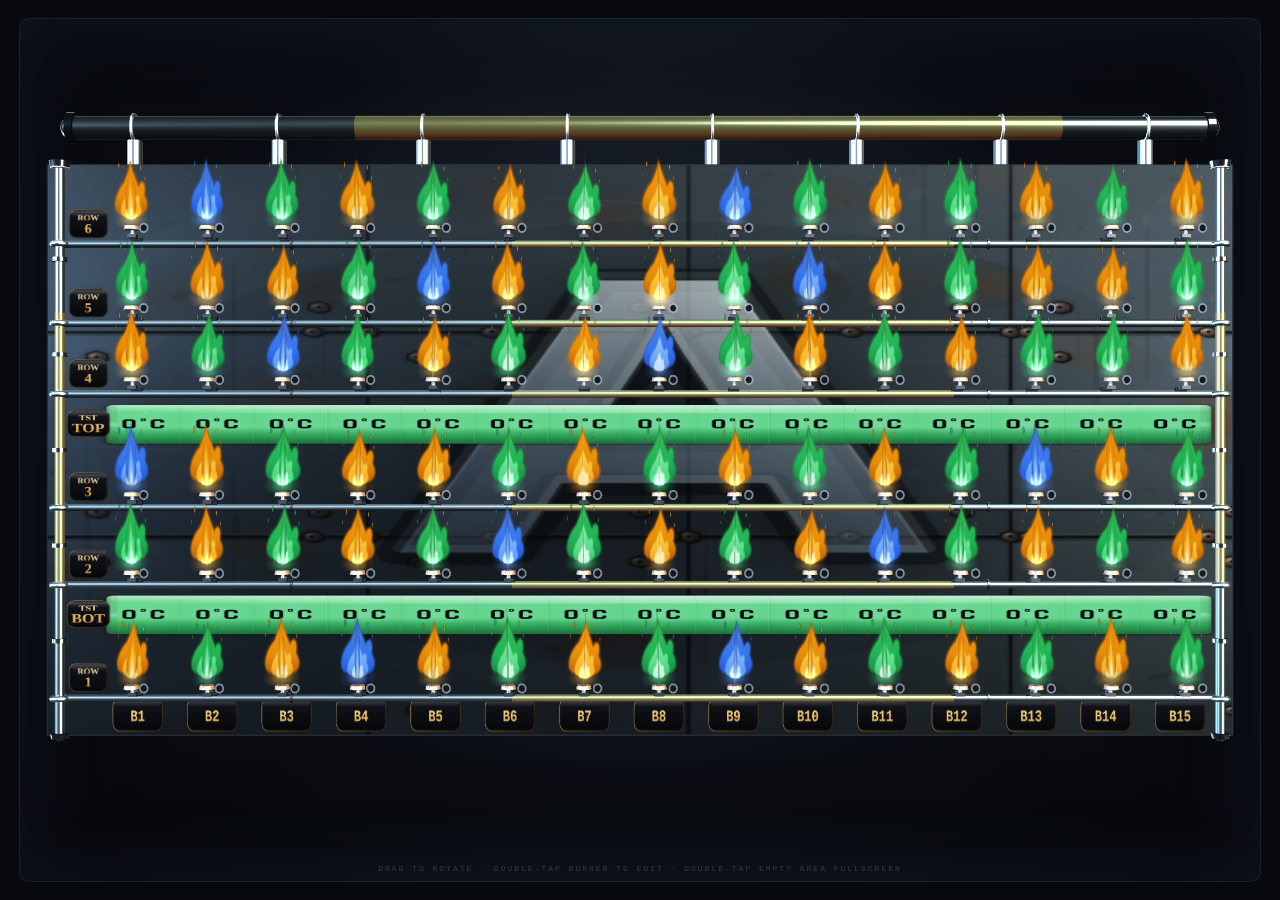
<file: webapp/cuboid-fixed_v5_2.html>
<!DOCTYPE html>
<html lang="en">
<head>
<meta charset="UTF-8"/>
<meta name="viewport" content="width=device-width, initial-scale=1.0"/>
<title>Reformer Shell Viewer</title>
<link href="https://fonts.googleapis.com/css2?family=Rajdhani:wght@600;700;800&display=swap" rel="stylesheet">
<style>
*{margin:0;padding:0;box-sizing:border-box;}
html,body{
  width:100%;
  height:100%;
  background:#08090d;
  overflow:hidden;
  font-family:"Courier New",Courier,monospace;
}
body{color:rgba(140,180,220,0.85);}
#app{
  width:100vw;
  height:100vh;
  display:flex;
  flex-direction:column;
  align-items:center;
  justify-content:center;
  gap:8px;
  padding:10px;
}
#topbar{
  width:min(97vw,1680px);
  display:flex;
  align-items:center;
  justify-content:flex-end;
  gap:12px;
  flex-wrap:wrap;
}
#vp{
  position:relative;
  width:min(97vw,1680px);
  height:min(calc(100vh - 78px),93vh);
  overflow:hidden;
  background:
    radial-gradient(circle at 50% 42%, rgba(58,78,104,0.52) 0%, rgba(26,33,45,0.88) 22%, rgba(10,13,19,0.97) 54%, #06070b 100%);
  border:1px solid rgba(60,90,130,0.3);
  border-radius:10px;
  box-shadow:inset 0 0 90px rgba(80,115,165,0.12);
  cursor:grab;
  touch-action:none;
}
#vp:active,
#vp.vp-dragging{cursor:grabbing;}
#vp.vp-burner-hover:not(.vp-dragging){cursor:pointer;}
#vp canvas{
  position:absolute;
  inset:0;
  width:100%;
  height:100%;
}
#hint{
  position:absolute;
  bottom:8px;
  left:50%;
  transform:translateX(-50%);
  font-size:8px;
  letter-spacing:2px;
  color:rgba(100,130,160,0.4);
  pointer-events:none;
  white-space:nowrap;
}
#ctrls{
  display:flex;
  gap:8px;
  flex-wrap:wrap;
  justify-content:flex-end;
  align-items:center;
  flex:1 1 520px;
}
body.is-operator #ctrls{
  display:none;
}
body.is-operator #topbar{
  display:none;
}
body.is-operator #app{
  gap:0;
}
body.is-operator #vp{
  height:min(calc(100vh - 20px),96vh);
}
.face-current-pill{
  display:inline-flex;
  align-items:center;
  min-height:32px;
  padding:7px 14px 8px;
  border-radius:999px;
  border:1px solid rgba(92,132,196,0.42);
  background:
    linear-gradient(135deg,rgba(13,22,36,0.96) 0%,rgba(17,26,43,0.94) 48%,rgba(10,19,32,0.96) 100%);
  box-shadow:
    0 8px 22px rgba(0,0,0,0.22),
    inset 0 1px 0 rgba(255,255,255,0.06);
  color:rgba(232,241,255,0.92);
  font-size:9px;
  letter-spacing:1.35px;
  text-transform:uppercase;
  white-space:nowrap;
}
.btn{
  background:rgba(10,18,32,0.92);
  border:1px solid rgba(50,90,140,0.4);
  color:rgba(140,180,220,0.85);
  padding:6px 16px;
  border-radius:6px;
  font-family:"Courier New",Courier,monospace;
  font-size:10px;
  letter-spacing:1.8px;
  cursor:pointer;
  text-transform:uppercase;
}
.btn:hover{
  background:rgba(25,50,90,0.9);
  border-color:rgba(90,150,220,0.7);
}
@media (max-width:760px){
  #app{
    gap:8px;
    padding:8px;
  }
  #topbar{
    width:100%;
    gap:8px;
    justify-content:flex-end;
  }
  #vp{
    width:100%;
    height:min(calc(100vh - 112px),88vh);
  }
  #hint{
    font-size:7px;
    letter-spacing:1.4px;
    bottom:6px;
  }
  #ctrls{
    width:100%;
    gap:6px;
    justify-content:center;
    flex:1 1 auto;
  }
  .face-current-pill{
    width:100%;
    justify-content:center;
    min-height:30px;
    padding:7px 10px 8px;
    font-size:8px;
    letter-spacing:1.0px;
  }
  .btn{
    flex:1 1 calc(33.333% - 6px);
    min-width:104px;
    padding:8px 10px;
    font-size:9px;
    letter-spacing:1.2px;
  }
  body.is-operator #app{
    gap:0;
    padding:8px;
  }
  body.is-operator #vp{
    height:min(calc(100vh - 16px),96vh);
  }
}
</style>
</head>
<body>
<div id="app">
  <div id="topbar">
    <div id="ctrls">
      <div class="face-current-pill" id="faceCurrent">Face1 Front Outside</div>
      <button class="btn" id="btnFront">Front</button>
      <button class="btn" id="btnBack">Back</button>
      <button class="btn" id="btnLeft">Left</button>
      <button class="btn" id="btnRight">Right</button>
      <button class="btn" id="btnPeep">Inside Prep</button>
      <button class="btn" id="btnAuto">Auto Rotate</button>
      <button class="btn" id="btnResetView">Reset</button>
    </div>
  </div>
  <div id="vp">
    <div id="hint">DRAG TO ROTATE · DOUBLE-TAP BURNER TO EDIT · DOUBLE-TAP EMPTY AREA FULLSCREEN</div>
  </div>
</div>
<script src="./vendor/three.min.js"></script>
<script>
(function(){
"use strict";

const FW = 13.8;
const FH = 6.08;
const FD = 1.5;
const INTERIOR_PANEL_INSET = 0.018;
const INTERIOR_BURNER_SURFACE_GAP = 0.005;
const PEEPHOLE_SIZE = FD * 0.52;
const PEEPHOLE_FRAME_MARGIN = PEEPHOLE_SIZE * 0.054 * 1.2;
const PEEPHOLE_TOP_Y = FH * 0.18;
const PEEPHOLE_BOTTOM_Y = -FH * 0.18;

const chamberParam = (function(){
  try{
    const q = new URLSearchParams(window.location.search || "");
    const raw = String(q.get("chamber") || "ab").toLowerCase().trim();
    return raw === "cd" ? "cd" : "ab";
  }catch(_e){
    return "ab";
  }
})();

const chamberWalls = chamberParam === "cd" ? ["C", "D"] : ["A", "B"];
const chamberZoneKey = chamberParam === "cd" ? "CD" : "AB";

const app = document.getElementById("app");
const faceCurrent = document.getElementById("faceCurrent");
const hint = document.getElementById("hint");
const ctrls = document.getElementById("ctrls");
const btnFront = document.getElementById("btnFront");
const btnBack = document.getElementById("btnBack");
const btnLeft = document.getElementById("btnLeft");
const btnRight = document.getElementById("btnRight");
const btnPeep = document.getElementById("btnPeep");
const btnAuto = document.getElementById("btnAuto");
const btnResetView = document.getElementById("btnResetView");
const vp = document.getElementById("vp");
const FACE_LABELS = {
  face1:"Face1 Front Outside",
  face2:"Face2 Back Outside",
  face3:"Face3 Left Outside",
  face4:"Face4 Right Outside",
  face5:"Face5 Top Outside",
  face6:"Face6 Bottom Outside",
  face7:"Face7 Front Inside",
  face8:"Face8 Back Inside",
  face9:"Face9 Left Inside",
  face10:"Face10 Right Inside",
  face11:"Face11 Top Inside",
  face12:"Face12 Bottom Inside"
};
const SHELL_FACE_KEYS = [
  { angle:0, key:"face1" },
  { angle:Math.PI, key:"face2" },
  { angle:-Math.PI / 2, key:"face3" },
  { angle:Math.PI / 2, key:"face4" }
];

document.title = chamberZoneKey + " Reformer";

let hostTabActive = true;
let hostInView = true;
let hostFocused = true;
let hostUserMode = "operator";
let lastRenderTs = 0;
let forceNextRender = true;
let viewMode = "shell";
let pushedCuboidLiveData = null;
let pushedCuboidLiveDigest = "";
let pendingWallBurnerColorSync = false;
let pendingWallCleaningSync = false;
let pendingWallTstBarSync = false;

function syncHostModeUi(){
  const isOperator = hostUserMode !== "admin";
  document.body.classList.toggle("is-operator", isOperator);
  if(ctrls) ctrls.setAttribute("aria-hidden", isOperator ? "true" : "false");
}
syncHostModeUi();

function cuboidGetParentApp(){
  try{
    if(window.parent && window.parent !== window && window.parent.location && window.parent.location.origin === window.location.origin){
      return window.parent;
    }
  }catch(_e){}
  return null;
}

function cuboidCloneJson(value){
  try{
    return JSON.parse(JSON.stringify(value == null ? null : value));
  }catch(_e){}
  return null;
}

function cuboidConsumeLiveState(payload, digest){
  const nextDigest = String(digest || "");
  const nextPayload = (payload && typeof payload === "object") ? cuboidCloneJson(payload) : null;
  if(!nextPayload) return false;
  if(nextDigest && nextDigest === pushedCuboidLiveDigest) return false;
  pushedCuboidLiveDigest = nextDigest || ("cuboid-live-" + Date.now());
  pushedCuboidLiveData = nextPayload;
  return true;
}

function cuboidPrimeLiveDataFromHost(){
  const hostApp = cuboidGetParentApp();
  if(!hostApp || typeof hostApp.cuboidHostGetLiveState !== "function") return false;
  try{
    const state = hostApp.cuboidHostGetLiveState();
    if(!state || !state.payload) return false;
    return cuboidConsumeLiveState(state.payload, state.digest);
  }catch(_e){}
  return false;
}

function cuboidNormalizeBurnerState(raw){
  const s = String(raw == null ? "" : raw).toUpperCase().trim();
  if(s === "O" || s === "N" || s === "B" || s === "C") return s;
  return "C";
}

const CUBOID_LIVE_WALLS = ["A", "B", "C", "D"];
const CUBOID_LIVE_ROWS = 6;
const CUBOID_LIVE_BURNERS = 15;
const CUBOID_BURNER_OPENING_MIN = 0;
const CUBOID_BURNER_OPENING_MAX = 100;
const CUBOID_BURNER_OPENING_STEP = 25;
const CUBOID_BURNER_OPENING_ACTIVE_MIN = 0;

function cuboidNormalizeBurnerOpeningValue(raw, state){
  const liveState = cuboidNormalizeBurnerState(state);
  const fallback = liveState === "C" ? 0 : 100;
  const hasRaw = !(raw == null || raw === "");
  let n = Number(raw);
  if(!hasRaw || !isFinite(n) || n < 0) n = fallback;
  n = Math.round(n / CUBOID_BURNER_OPENING_STEP) * CUBOID_BURNER_OPENING_STEP;
  n = Math.max(
    liveState === "C" ? CUBOID_BURNER_OPENING_MIN : CUBOID_BURNER_OPENING_ACTIVE_MIN,
    Math.min(CUBOID_BURNER_OPENING_MAX, n)
  );
  return n;
}

function cuboidGetOpeningTier(opening, state){
  const liveState = cuboidNormalizeBurnerState(state);
  if(liveState === "C") return 0;
  const value = cuboidNormalizeBurnerOpeningValue(opening, liveState);
  if(value >= 100) return 4;
  if(value >= 75) return 3;
  if(value >= 50) return 2;
  if(value >= 25) return 1;
  return 0;
}

function cuboidBuildDefaultOpeningData(sourceData){
  const src = (sourceData && typeof sourceData === "object") ? sourceData : cuboidBuildDefaultBurnerData();
  const out = {};
  for(let wi = 0; wi < CUBOID_LIVE_WALLS.length; wi++){
    const wall = CUBOID_LIVE_WALLS[wi];
    out[wall] = [];
    for(let ri = 0; ri < CUBOID_LIVE_ROWS; ri++){
      const srcRow = Array.isArray(src[wall] && src[wall][ri]) ? src[wall][ri] : [];
      const row = [];
      for(let bi = 0; bi < CUBOID_LIVE_BURNERS; bi++){
        row.push(cuboidNormalizeBurnerOpeningValue(null, srcRow[bi]));
      }
      out[wall].push(row);
    }
  }
  return out;
}

function cuboidSanitizeOpeningData(source, stateSource){
  const src = (source && typeof source === "object") ? source : {};
  const states = (stateSource && typeof stateSource === "object") ? stateSource : cuboidBuildDefaultBurnerData();
  const out = {};
  for(let wi = 0; wi < CUBOID_LIVE_WALLS.length; wi++){
    const wall = CUBOID_LIVE_WALLS[wi];
    const srcRows = Array.isArray(src[wall]) ? src[wall] : [];
    out[wall] = [];
    for(let ri = 0; ri < CUBOID_LIVE_ROWS; ri++){
      const srcRow = Array.isArray(srcRows[ri]) ? srcRows[ri] : [];
      const stateRow = Array.isArray(states[wall] && states[wall][ri]) ? states[wall][ri] : [];
      const row = [];
      for(let bi = 0; bi < CUBOID_LIVE_BURNERS; bi++){
        row.push(cuboidNormalizeBurnerOpeningValue(srcRow[bi], stateRow[bi]));
      }
      out[wall].push(row);
    }
  }
  return out;
}

function cuboidSanitizeBurnerSnapshot(source){
  const walls = ["A", "B", "C", "D"];
  const out = {};
  const src = source && typeof source === "object" ? source : {};
  for(let wi = 0; wi < walls.length; wi++){
    const wall = walls[wi];
    const srcRows = Array.isArray(src[wall]) ? src[wall] : [];
    out[wall] = [];
    for(let ri = 0; ri < 6; ri++){
      const srcRow = Array.isArray(srcRows[ri]) ? srcRows[ri] : [];
      const row = [];
      for(let bi = 0; bi < 15; bi++) row.push(cuboidNormalizeBurnerState(srcRow[bi]));
      out[wall].push(row);
    }
  }
  return out;
}

function cuboidBuildDefaultBurnerData(){
  const defaultPatterns = [
    ["N", "O", "N", "B", "N", "O", "N", "O", "B", "N", "O", "N", "O", "N", "O"],
    ["O", "N", "O", "N", "O", "B", "O", "N", "O", "N", "B", "O", "N", "O", "N"],
    ["B", "N", "O", "N", "N", "O", "N", "O", "N", "O", "N", "O", "B", "N", "O"],
    ["N", "O", "B", "O", "N", "O", "N", "B", "O", "N", "O", "N", "O", "O", "N"],
    ["O", "N", "N", "O", "B", "N", "O", "N", "O", "B", "N", "O", "N", "N", "O"],
    ["N", "B", "O", "N", "O", "N", "O", "N", "B", "O", "N", "O", "N", "O", "N"]
  ];
  const walls = ["A", "B", "C", "D"];
  const hmData = {};
  for(let wi = 0; wi < walls.length; wi++){
    hmData[walls[wi]] = [];
    for(let ri = 0; ri < 6; ri++){
      hmData[walls[wi]].push(defaultPatterns[(ri + wi) % defaultPatterns.length].slice());
    }
  }
  return hmData;
}

function cuboidLoadBurnerData(){
  if(!pushedCuboidLiveData) cuboidPrimeLiveDataFromHost();
  if(pushedCuboidLiveData && pushedCuboidLiveData.hmData){
    return cuboidSanitizeBurnerSnapshot(pushedCuboidLiveData.hmData);
  }
  return cuboidBuildDefaultBurnerData();
}

function cuboidLoadBurnerOpeningData(stateSnapshot){
  if(!pushedCuboidLiveData) cuboidPrimeLiveDataFromHost();
  const states = (stateSnapshot && typeof stateSnapshot === "object") ? stateSnapshot : cuboidLoadBurnerData();
  if(pushedCuboidLiveData && pushedCuboidLiveData.openingData){
    return cuboidSanitizeOpeningData(pushedCuboidLiveData.openingData, states);
  }
  return cuboidBuildDefaultOpeningData(states);
}

function cuboidBuildDefaultCleaningLog(){
  return { A:{}, B:{}, C:{}, D:{} };
}

function cuboidSanitizeCleaningLog(source){
  const walls = ["A", "B", "C", "D"];
  const out = cuboidBuildDefaultCleaningLog();
  const src = source && typeof source === "object" ? source : {};
  for(let wi = 0; wi < walls.length; wi++){
    const wall = walls[wi];
    const wallSrc = src[wall] && typeof src[wall] === "object" ? src[wall] : {};
    const nextWall = {};
    Object.keys(wallSrc).forEach(function(key){
      if(/^R\d+B\d+$/i.test(key) && wallSrc[key]) nextWall[key.toUpperCase()] = String(wallSrc[key]);
    });
    out[wall] = nextWall;
  }
  return out;
}

function cuboidLoadCleaningLog(){
  if(!pushedCuboidLiveData) cuboidPrimeLiveDataFromHost();
  if(pushedCuboidLiveData && pushedCuboidLiveData.cleaningLog){
    return cuboidSanitizeCleaningLog(pushedCuboidLiveData.cleaningLog);
  }
  return cuboidBuildDefaultCleaningLog();
}

function cuboidSanitizeTstRow(vals){
  const out = [];
  const src = Array.isArray(vals) ? vals : [];
  for(let i = 0; i < 15; i++){
    const n = Number(src[i]);
    out.push(isFinite(n) ? n : "");
  }
  return out;
}

function cuboidLoadZoneTstRows(){
  if(!pushedCuboidLiveData) cuboidPrimeLiveDataFromHost();
  const empty = Array(15).fill("");
  if(chamberZoneKey === "CD"){
    return {
      top: cuboidSanitizeTstRow(pushedCuboidLiveData && pushedCuboidLiveData.cdTop ? pushedCuboidLiveData.cdTop : empty),
      bot: cuboidSanitizeTstRow(pushedCuboidLiveData && pushedCuboidLiveData.cdBot ? pushedCuboidLiveData.cdBot : empty)
    };
  }
  return {
    top: cuboidSanitizeTstRow(pushedCuboidLiveData && pushedCuboidLiveData.abTop ? pushedCuboidLiveData.abTop : empty),
    bot: cuboidSanitizeTstRow(pushedCuboidLiveData && pushedCuboidLiveData.abBot ? pushedCuboidLiveData.abBot : empty)
  };
}

function cuboidGetWallKeyForFace(faceKey){
  if(faceKey === "face1") return chamberZoneKey === "CD" ? "C" : "A";
  if(faceKey === "face2") return chamberZoneKey === "CD" ? "D" : "B";
  return chamberZoneKey === "CD" ? "C" : "A";
}

function postCuboidHostMessage(type, payload){
  try{
    if(window.parent && window.parent !== window){
      var message = (payload && typeof payload === "object") ? payload : {};
      message.type = type;
      window.parent.postMessage(message, "*");
    }
  }catch(_e){}
}

function getEditableShellFaceKey(){
  if(viewMode !== "shell") return "";
  var faceKey = nearestShellFaceKey(rotY);
  return (faceKey === "face1" || faceKey === "face2") ? faceKey : "";
}

function findWallBurnerTapHit(clientX, clientY){
  var faceKey = getEditableShellFaceKey();
  if(!faceKey || !vp) return null;
  var rect = vp.getBoundingClientRect();
  if(!rect || !rect.width || !rect.height) return null;
  var localX = clientX - rect.left;
  var localY = clientY - rect.top;
  if(localX < 0 || localY < 0 || localX > rect.width || localY > rect.height) return null;
  rigGroup.rotation.y = rotY;
  camera.position.copy(currentCameraPos);
  camera.lookAt(currentLookAt);
  camera.updateMatrixWorld();
  rigGroup.updateMatrixWorld(true);
  var worldPos = new THREE.Vector3();
  var threshold = Math.max(18, Math.min(40, Math.round(rect.width * 0.028)));
  var best = null;
  var bestDist = Infinity;
  for(var i = 0; i < wallNozzleFlameActors.length; i++){
    var actor = wallNozzleFlameActors[i];
    if(!actor || actor.faceKey !== faceKey || actor.rowIndex < 0 || actor.burnerIndex < 0 || !actor.flame) continue;
    worldPos.setFromMatrixPosition(actor.flame.matrixWorld);
    worldPos.project(camera);
    if(!isFinite(worldPos.x) || !isFinite(worldPos.y) || !isFinite(worldPos.z)) continue;
    if(worldPos.z < -1 || worldPos.z > 1) continue;
    var screenX = (worldPos.x * 0.5 + 0.5) * rect.width;
    var screenY = (-worldPos.y * 0.5 + 0.5) * rect.height;
    var dx = localX - screenX;
    var dy = localY - screenY;
    var dist = Math.sqrt((dx * dx) + (dy * dy));
    if(dist < bestDist){
      bestDist = dist;
      best = {
        rowIndex: actor.rowIndex,
        burnerIndex: actor.burnerIndex,
        screenX: screenX,
        screenY: screenY
      };
    }
  }
  if(!best || bestDist > threshold) return null;
  return {
    faceKey: faceKey,
    wallName: cuboidGetWallKeyForFace(faceKey),
    rowIndex: best.rowIndex,
    burnerIndex: best.burnerIndex,
    anchorClientX: rect.left + best.screenX,
    anchorClientY: rect.top + best.screenY
  };
}

function setViewportCursorMode(mode){
  var nextMode = String(mode || "");
  if(viewportCursorMode === nextMode) return;
  viewportCursorMode = nextMode;
  if(!vp || !vp.classList) return;
  vp.classList.toggle("vp-dragging", nextMode === "dragging");
  vp.classList.toggle("vp-burner-hover", nextMode === "burner");
}

function refreshViewportCursorFromHover(){
  if(isDragging || activePointerId != null){
    setViewportCursorMode("dragging");
    return;
  }
  if(viewMode !== "shell"){
    setViewportCursorMode("");
    return;
  }
  if(hoverPointerClientX == null || hoverPointerClientY == null){
    setViewportCursorMode("");
    return;
  }
  setViewportCursorMode(findWallBurnerTapHit(hoverPointerClientX, hoverPointerClientY) ? "burner" : "");
}

function viewportWidth(){ return vp.clientWidth; }
function viewportHeight(){ return vp.clientHeight; }

function fullscreenElement(){
  return document.fullscreenElement || document.webkitFullscreenElement || null;
}

function isFullscreen(){
  return fullscreenElement() === app;
}

function refreshHint(){
  const fullscreenText = isFullscreen()
    ? "DOUBLE-TAP EMPTY AREA EXIT FULLSCREEN"
    : "DOUBLE-TAP EMPTY AREA FULLSCREEN";
  hint.textContent = viewMode === "inside-prep"
    ? "INSIDE PREP · FACE7 + FACE8 THROUGH UPPER LEFT PEEPHOLE · " + fullscreenText
    : "DRAG TO ROTATE · DOUBLE-TAP BURNER TO EDIT · " + fullscreenText;
}

function canRenderNow(){
  return !document.hidden && (isFullscreen() || (hostTabActive && hostInView));
}

function nearestShellFaceKey(angle){
  let bestKey = "face1";
  let bestDelta = Infinity;
  SHELL_FACE_KEYS.forEach(function(entry){
    const delta = Math.abs(shortestAngleDelta(angle, entry.angle));
    if(delta < bestDelta){
      bestDelta = delta;
      bestKey = entry.key;
    }
  });
  return bestKey;
}

function updateFaceLegend(){
  const activeFaceKeys = viewMode === "inside-prep"
    ? ["face7", "face8"]
    : [nearestShellFaceKey(rotY)];
  if(faceCurrent){
    faceCurrent.textContent = activeFaceKeys.map(function(key){
      return FACE_LABELS[key];
    }).join(" + ");
  }
}

function toggleFullscreen(){
  const currentFs = fullscreenElement();
  if(currentFs){
    const exit = document.exitFullscreen || document.webkitExitFullscreen;
    if(exit) exit.call(document);
    return;
  }
  const request = app.requestFullscreen || app.webkitRequestFullscreen;
  if(request){
    const result = request.call(app);
    if(result && typeof result.catch === "function") result.catch(function(){});
  }
}

document.addEventListener("fullscreenchange", function(){
  refreshHint();
  markDirty();
});
document.addEventListener("webkitfullscreenchange", function(){
  refreshHint();
  markDirty();
});
refreshHint();

window.addEventListener("message", function(event){
  const data = event && event.data;
  if(!data || typeof data !== "object") return;
  if(data.type === "cuboid-host-state"){
    hostTabActive = !!data.active;
    hostInView = data.inView !== false;
    hostFocused = data.focused !== false;
    hostUserMode = data.userMode === "admin" ? "admin" : "operator";
    syncHostModeUi();
    markDirty();
    return;
  }
  if(data.type === "cuboid-live-data"){
    if(cuboidConsumeLiveState(data.payload, data.digest)){
      pendingWallBurnerColorSync = true;
      pendingWallCleaningSync = true;
      pendingWallTstBarSync = true;
      markDirty();
    }
  }
});

cuboidPrimeLiveDataFromHost();

const renderer = new THREE.WebGLRenderer({
  antialias:true,
  alpha:true,
  powerPreference:"high-performance"
});
renderer.setClearColor(0x000000, 0);
vp.appendChild(renderer.domElement);

let appliedPixelRatio = 0;

function targetPixelRatio(){
  const deviceRatio = Math.max(1, window.devicePixelRatio || 1);
  const activeNow = isFullscreen() || hasRotationMotion() || hasAnimatedInteriorFlames();
  let cap = 1.25;
  if(!canRenderNow()){
    cap = 0.7;
  }else if(activeNow){
    cap = 1.35;
  }else if(hostFocused){
    cap = 1.18;
  }else{
    cap = 1.0;
  }
  return Math.max(0.7, Math.min(deviceRatio, cap));
}

function applyRendererQuality(force){
  const nextRatio = targetPixelRatio();
  if(!force && Math.abs(nextRatio - appliedPixelRatio) < 0.02) return false;
  appliedPixelRatio = nextRatio;
  renderer.setPixelRatio(nextRatio);
  renderer.setSize(viewportWidth(), viewportHeight(), false);
  return true;
}

const scene = new THREE.Scene();
scene.background = null;

const camera = new THREE.PerspectiveCamera(32, viewportWidth() / viewportHeight(), 0.1, 300);
const shellCameraPos = new THREE.Vector3();
const shellLookAt = new THREE.Vector3(0, 0, 0);
const currentCameraPos = new THREE.Vector3();
const targetCameraPos = new THREE.Vector3();
const currentLookAt = new THREE.Vector3();
const targetLookAt = new THREE.Vector3();
const CAMERA_LERP_RATE = 9;

function fitCamera(){
  const asp = viewportWidth() / viewportHeight();
  const fov = 32 * Math.PI / 180;
  const hfov = 2 * Math.atan(Math.tan(fov / 2) * asp);
  const dW = (FW / 2) / Math.tan(hfov / 2);
  const dH = (FH / 2) / Math.tan(fov / 2);
  camera.aspect = asp;
  camera.updateProjectionMatrix();
  shellCameraPos.set(0, 0, Math.max(dW, dH) * 1.18);
  camera.position.copy(shellCameraPos);
  camera.lookAt(shellLookAt);
  if(viewMode !== "inside-prep"){
    currentCameraPos.copy(shellCameraPos);
    targetCameraPos.copy(shellCameraPos);
    currentLookAt.copy(shellLookAt);
    targetLookAt.copy(shellLookAt);
  }
}
fitCamera();

const rigGroup = new THREE.Group();
// Presentation-only size boost so the shell uses more canvas without changing camera framing.
rigGroup.scale.set(1.08, 1.18, 1.12);
scene.add(rigGroup);
const shellGroup = new THREE.Group();
rigGroup.add(shellGroup);
const interiorGroup = new THREE.Group();
rigGroup.add(interiorGroup);
const tubeAssemblyGroup = new THREE.Group();
rigGroup.add(tubeAssemblyGroup);
const wallTubeAssemblyGroup = new THREE.Group();
rigGroup.add(wallTubeAssemblyGroup);
const wallNozzleAssemblyGroup = new THREE.Group();
rigGroup.add(wallNozzleAssemblyGroup);
const wallTstBarGroup = new THREE.Group();
rigGroup.add(wallTstBarGroup);
const wallLabelGroup = new THREE.Group();
rigGroup.add(wallLabelGroup);

const ambient = new THREE.AmbientLight(0xd5e0ee, 1.18);
scene.add(ambient);
const hemi = new THREE.HemisphereLight(0xe9f1ff, 0x1a2430, 0.92);
scene.add(hemi);
const sun = new THREE.DirectionalLight(0xfff5e0, 1.34);
sun.position.set(5, 8, 10);
scene.add(sun);
const fill = new THREE.DirectionalLight(0x9ab3d8, 0.82);
fill.position.set(-8, -2, -6);
scene.add(fill);
const rimCool = new THREE.DirectionalLight(0xbad1ff, 0.96);
rimCool.position.set(-10, 1.5, 4);
scene.add(rimCool);
const rimWarm = new THREE.DirectionalLight(0xffddb4, 0.58);
rimWarm.position.set(8, -1.2, 7);
scene.add(rimWarm);
const frontAccentCool = new THREE.DirectionalLight(0xcfe2ff, 0);
frontAccentCool.position.set(-7.2, 2.8, 10.4);
scene.add(frontAccentCool);
const frontAccentWarm = new THREE.DirectionalLight(0xffd8b5, 0);
frontAccentWarm.position.set(7.0, 1.4, 10.0);
scene.add(frontAccentWarm);
const frontAccentCoolTarget = new THREE.Object3D();
frontAccentCoolTarget.position.set(-0.8, 0.3, 0);
scene.add(frontAccentCoolTarget);
frontAccentCool.target = frontAccentCoolTarget;
const frontAccentWarmTarget = new THREE.Object3D();
frontAccentWarmTarget.position.set(0.8, -0.1, 0);
scene.add(frontAccentWarmTarget);
frontAccentWarm.target = frontAccentWarmTarget;
let lastFrontPresentationBlend = -1;
let frontPresentationBlendLive = 0;
let lastWallPresentationBlendBucket = -1;

function makeFace34MetalCanvas(w, h, opts) {
  const o = opts || {};
  const ss = Number(o.seedShift) || 0;
  const mc = document.createElement("canvas");
  mc.width = w;
  mc.height = h;
  const g = mc.getContext("2d");

  function noise(s) {
    const x = Math.sin(s * 127.1 + ss * 311.7) * 43758.5453123;
    return x - Math.floor(x);
  }

  function clamp(v) {
    return Math.max(0, Math.min(255, Math.round(v)));
  }

  function rgba(r, gg, b, a) {
    return "rgba(" + clamp(r) + "," + clamp(gg) + "," + clamp(b) + "," + a + ")";
  }

  const base = g.createLinearGradient(0, 0, w, h);
  base.addColorStop(0.00, "#6e7880");
  base.addColorStop(0.15, "#7e8a92");
  base.addColorStop(0.32, "#727e86");
  base.addColorStop(0.50, "#6a7680");
  base.addColorStop(0.68, "#788490");
  base.addColorStop(0.84, "#6c7880");
  base.addColorStop(1.00, "#606c74");
  g.fillStyle = base;
  g.fillRect(0, 0, w, h);

  const pXs = [0, Math.round(w * 0.26), Math.round(w * 0.52), Math.round(w * 0.78), w];
  const pYs = [0, Math.round(h * 0.35), Math.round(h * 0.68), h];
  for (let py = 0; py < pYs.length - 1; py++) {
    for (let px = 0; px < pXs.length - 1; px++) {
      const idx = py * (pXs.length - 1) + px;
      const x0 = pXs[px];
      const y0 = pYs[py];
      const x1 = pXs[px + 1];
      const y1 = pYs[py + 1];
      const br = -10 + noise(idx * 7 + 1) * 22;
      const blue = noise(idx * 3 + 2) < 0.5 ? 6 : -4;
      const alpha = 0.09 + noise(idx * 11 + 3) * 0.10;
      g.fillStyle = rgba(108 + br, 116 + br, 124 + br + blue, alpha);
      g.fillRect(x0, y0, x1 - x0, y1 - y0);
      const pg = g.createLinearGradient(x0, y0, x1, y1);
      pg.addColorStop(0, rgba(240, 244, 248, 0.06 + noise(idx * 5 + 4) * 0.04));
      pg.addColorStop(0.5, "rgba(0,0,0,0)");
      pg.addColorStop(1, rgba(20, 22, 24, 0.08 + noise(idx * 9 + 5) * 0.05));
      g.fillStyle = pg;
      g.fillRect(x0, y0, x1 - x0, y1 - y0);
    }
  }

  const rustPalette = [[158, 78, 22], [136, 58, 14], [170, 90, 28], [118, 50, 12], [148, 68, 20]];
  for (let r = 0; r < 32; r++) {
    const rx = noise(r * 13 + 10) * w;
    const ry = noise(r * 17 + 20) * h;
    const rsz = 12 + noise(r * 23 + 30) * 70;
    const col = rustPalette[Math.floor(noise(r * 7 + 40) * rustPalette.length)];
    const alpha = 0.10 + noise(r * 31 + 50) * 0.22;
    const rg = g.createRadialGradient(rx, ry, 0, rx, ry, rsz);
    rg.addColorStop(0, rgba(col[0], col[1], col[2], alpha));
    rg.addColorStop(0.5, rgba(col[0], col[1], col[2], alpha * 0.4));
    rg.addColorStop(1, "rgba(0,0,0,0)");
    g.fillStyle = rg;
    g.beginPath();
    g.ellipse(rx, ry, rsz, rsz * (0.4 + noise(r * 19 + 60) * 0.7), noise(r * 29 + 70) * Math.PI, 0, Math.PI * 2);
    g.fill();
  }

  for (let h2 = 0; h2 < 6; h2++) {
    const hy = noise(h2 * 41 + 80) * h;
    const hspan = 50 + noise(h2 * 37 + 90) * 160;
    const hA = 0.03 + noise(h2 * 53 + 100) * 0.06;
    const hg = g.createRadialGradient(w * 0.5, hy, 0, w * 0.5, hy, hspan);
    hg.addColorStop(0, rgba(80, 78, 120, hA));
    hg.addColorStop(0.5, rgba(60, 58, 100, hA * 0.3));
    hg.addColorStop(1, "rgba(0,0,0,0)");
    g.fillStyle = hg;
    g.fillRect(0, 0, w, h);
  }

  for (let d = 0; d < 35; d++) {
    const dx = noise(d * 61 + 110) * w;
    const dlen = 50 + noise(d * 47 + 120) * 280;
    const dy = noise(d * 53 + 130) * (h - dlen);
    const dw = 1 + noise(d * 43 + 140) * 4;
    const da = 0.05 + noise(d * 37 + 150) * 0.11;
    const dg = g.createLinearGradient(0, dy, 0, dy + dlen);
    dg.addColorStop(0, "rgba(14,14,16,0)");
    dg.addColorStop(0.2, rgba(14, 14, 16, da));
    dg.addColorStop(0.8, rgba(10, 10, 12, da * 0.6));
    dg.addColorStop(1, "rgba(10,10,12,0)");
    g.fillStyle = dg;
    g.fillRect(dx - dw / 2, dy, dw, dlen);
  }

  for (let s = 0; s < 280; s++) {
    const sx = noise(s * 17 + 160) * w;
    const sy = noise(s * 23 + 170) * h;
    const ssz = 1.5 + noise(s * 31 + 180) * 9;
    const bright = noise(s * 41 + 190) < 0.35;
    const sa = 0.03 + noise(s * 37 + 200) * 0.06;
    g.fillStyle = bright ? rgba(200, 206, 212, sa) : rgba(18, 20, 22, sa);
    g.beginPath();
    g.ellipse(sx, sy, ssz, ssz * (0.25 + noise(s * 29 + 210) * 0.45), noise(s * 13 + 220) * Math.PI, 0, Math.PI * 2);
    g.fill();
  }

  const hSeams = [Math.round(h * 0.35), Math.round(h * 0.68)];
  hSeams.forEach(function(sy) {
    g.strokeStyle = "rgba(20,20,22,0.85)";
    g.lineWidth = 3.5;
    g.beginPath();
    g.moveTo(0, sy);
    g.lineTo(w, sy);
    g.stroke();
    const wg = g.createLinearGradient(0, sy - 7, 0, sy);
    wg.addColorStop(0, "rgba(220,210,190,0)");
    wg.addColorStop(1, "rgba(200,190,160,0.18)");
    g.fillStyle = wg;
    g.fillRect(0, sy - 7, w, 7);
    const sg = g.createLinearGradient(0, sy, 0, sy + 8);
    sg.addColorStop(0, "rgba(10,10,12,0.52)");
    sg.addColorStop(1, "rgba(10,10,12,0)");
    g.fillStyle = sg;
    g.fillRect(0, sy, w, 8);
  });

  const vSeams = [Math.round(w * 0.26), Math.round(w * 0.52), Math.round(w * 0.78)];
  vSeams.forEach(function(sx) {
    g.strokeStyle = "rgba(18,18,20,0.80)";
    g.lineWidth = 2.8;
    g.beginPath();
    g.moveTo(sx, 0);
    g.lineTo(sx, h);
    g.stroke();
    const lg = g.createLinearGradient(sx, 0, sx + 6, 0);
    lg.addColorStop(0, "rgba(210,200,180,0.14)");
    lg.addColorStop(1, "rgba(0,0,0,0)");
    g.fillStyle = lg;
    g.fillRect(sx, 0, 6, h);
  });

  const boltPos = [];
  hSeams.forEach(function(sy) {
    vSeams.forEach(function(sx) {
      boltPos.push([sx, sy]);
    });
    for (let b = 0; b < 7; b++) boltPos.push([Math.round(w * (0.07 + b * 0.145)), sy]);
  });

  const boltZones = [
    [0, 0, w * 0.26, h * 0.35], [w * 0.26, 0, w * 0.52, h * 0.35], [w * 0.52, 0, w * 0.78, h * 0.35], [w * 0.78, 0, w, h * 0.35],
    [0, h * 0.35, w * 0.26, h * 0.68], [w * 0.26, h * 0.35, w * 0.52, h * 0.68], [w * 0.52, h * 0.35, w * 0.78, h * 0.68], [w * 0.78, h * 0.35, w, h * 0.68],
    [0, h * 0.68, w * 0.26, h], [w * 0.26, h * 0.68, w * 0.52, h], [w * 0.52, h * 0.68, w * 0.78, h], [w * 0.78, h * 0.68, w, h]
  ];
  boltZones.forEach(function(z, zi) {
    const pad = w * 0.04;
    [[z[0] + pad, z[1] + pad], [z[2] - pad, z[1] + pad], [z[0] + pad, z[3] - pad], [z[2] - pad, z[3] - pad]].forEach(function(pt, pi) {
      if (noise(zi * 31 + pi * 17 + 500) > 0.45) boltPos.push([pt[0], pt[1]]);
    });
  });

  boltPos.forEach(function(bp, idx) {
    const bx = bp[0];
    const by = bp[1];
    const br = 7.5 + noise(idx * 17 + 230) * 2.0;
    g.fillStyle = "rgba(8,8,10,0.60)";
    g.beginPath();
    g.arc(bx + 2, by + 2, br, 0, Math.PI * 2);
    g.fill();
    g.fillStyle = rgba(38, 40, 44, 0.95);
    g.beginPath();
    for (let i = 0; i < 6; i++) {
      const a = i * Math.PI / 3 + Math.PI / 6;
      if (i === 0) g.moveTo(bx + Math.cos(a) * (br + 1.8), by + Math.sin(a) * (br + 1.8));
      else g.lineTo(bx + Math.cos(a) * (br + 1.8), by + Math.sin(a) * (br + 1.8));
    }
    g.closePath();
    g.fill();
    const bg = g.createRadialGradient(bx - br * 0.35, by - br * 0.35, br * 0.1, bx, by, br * 1.1);
    bg.addColorStop(0, rgba(210, 216, 222, 0.98));
    bg.addColorStop(0.25, rgba(160, 168, 176, 0.98));
    bg.addColorStop(0.55, rgba(110, 118, 126, 0.98));
    bg.addColorStop(0.80, rgba(70, 76, 84, 0.98));
    bg.addColorStop(1, rgba(44, 48, 54, 0.98));
    g.fillStyle = bg;
    g.beginPath();
    for (let i = 0; i < 6; i++) {
      const a = i * Math.PI / 3 + Math.PI / 6;
      if (i === 0) g.moveTo(bx + Math.cos(a) * br, by + Math.sin(a) * br);
      else g.lineTo(bx + Math.cos(a) * br, by + Math.sin(a) * br);
    }
    g.closePath();
    g.fill();
    g.strokeStyle = rgba(240, 244, 248, 0.30);
    g.lineWidth = 0.9;
    g.beginPath();
    for (let i = 0; i < 6; i++) {
      const a = i * Math.PI / 3 + Math.PI / 6;
      if (i === 0) g.moveTo(bx + Math.cos(a) * (br * 0.88), by + Math.sin(a) * (br * 0.88));
      else g.lineTo(bx + Math.cos(a) * (br * 0.88), by + Math.sin(a) * (br * 0.88));
    }
    g.closePath();
    g.stroke();
    const rustRing = g.createRadialGradient(bx, by, br * 0.85, bx, by, br * 1.7);
    rustRing.addColorStop(0, rgba(140, 62, 14, 0.22));
    rustRing.addColorStop(1, "rgba(0,0,0,0)");
    g.fillStyle = rustRing;
    g.beginPath();
    g.arc(bx, by, br * 1.7, 0, Math.PI * 2);
    g.fill();
    const hole = g.createRadialGradient(bx - 1, by - 1, 0.5, bx, by, br * 0.28);
    hole.addColorStop(0, "rgba(8,8,10,0.95)");
    hole.addColorStop(0.6, "rgba(20,20,24,0.80)");
    hole.addColorStop(1, "rgba(0,0,0,0)");
    g.fillStyle = hole;
    g.beginPath();
    g.arc(bx, by, br * 0.30, 0, Math.PI * 2);
    g.fill();
  });

  const sootG = g.createLinearGradient(0, 0, 0, h * 0.38);
  sootG.addColorStop(0, "rgba(8,8,10,0.38)");
  sootG.addColorStop(0.5, "rgba(8,8,10,0.14)");
  sootG.addColorStop(1, "rgba(0,0,0,0)");
  g.fillStyle = sootG;
  g.fillRect(0, 0, w, h * 0.38);

  for (let gs = 0; gs < 28; gs++) {
    const gsx = noise(gs * 59 + 300) * w;
    const gsy = noise(gs * 67 + 310) * h;
    const gsl = 20 + noise(gs * 71 + 320) * 120;
    const gsang = -0.15 + noise(gs * 83 + 330) * 0.3;
    const gA = 0.04 + noise(gs * 97 + 340) * 0.06;
    g.strokeStyle = rgba(230, 236, 242, gA);
    g.lineWidth = 0.7 + noise(gs * 53 + 350) * 1.4;
    g.beginPath();
    g.moveTo(gsx, gsy);
    g.lineTo(gsx + Math.cos(gsang) * gsl, gsy + Math.sin(gsang) * gsl);
    g.stroke();
  }

  return mc;
}

function makeFace34MetalTex(seed, rx, ry) {
  const mc = makeFace34MetalCanvas(1024, 1024, { seedShift: seed });
  const t = new THREE.CanvasTexture(mc);
  t.wrapS = t.wrapT = THREE.RepeatWrapping;
  t.repeat.set(rx || 1, ry || 1);
  if (typeof t.colorSpace !== "undefined" && THREE.SRGBColorSpace) t.colorSpace = THREE.SRGBColorSpace;
  else if (typeof t.encoding !== "undefined" && THREE.sRGBEncoding) t.encoding = THREE.sRGBEncoding;
  return t;
}

function paintWallFaceLetterCanvas(g, w, h, wallLetter) {
  const letter = String(wallLetter || "").trim().toUpperCase();
  if (!letter) return;

  const fontSize = Math.round(Math.min(w, h) * 0.64);
  const centerX = w * 0.50;
  const centerY = h * 0.53;

  g.save();
  g.textAlign = "center";
  g.textBaseline = "middle";
  g.lineJoin = "round";
  g.lineCap = "round";
  g.font = "900 " + fontSize + "px 'Arial Black', 'Rajdhani', sans-serif";

  const haloGrad = g.createRadialGradient(centerX, centerY, fontSize * 0.10, centerX, centerY, fontSize * 0.86);
  haloGrad.addColorStop(0.00, "rgba(8,12,18,0.14)");
  haloGrad.addColorStop(0.40, "rgba(8,12,18,0.08)");
  haloGrad.addColorStop(1.00, "rgba(8,12,18,0.00)");
  g.fillStyle = haloGrad;
  g.beginPath();
  g.ellipse(centerX, centerY, fontSize * 0.72, fontSize * 0.56, 0, 0, Math.PI * 2);
  g.fill();

  g.shadowColor = "rgba(0,0,0,0.26)";
  g.shadowBlur = fontSize * 0.085;
  g.shadowOffsetY = fontSize * 0.022;
  g.strokeStyle = "rgba(8,12,18,0.28)";
  g.lineWidth = Math.max(14, Math.round(fontSize * 0.058));
  g.strokeText(letter, centerX, centerY);

  const fillGrad = g.createLinearGradient(0, h * 0.18, 0, h * 0.84);
  fillGrad.addColorStop(0.00, "rgba(255,255,255,0.88)");
  fillGrad.addColorStop(0.22, "rgba(246,251,255,0.80)");
  fillGrad.addColorStop(0.58, "rgba(205,220,234,0.66)");
  fillGrad.addColorStop(1.00, "rgba(136,152,170,0.54)");
  g.fillStyle = fillGrad;
  g.fillText(letter, centerX, centerY);

  g.shadowBlur = 0;
  g.shadowOffsetY = 0;
  g.strokeStyle = "rgba(255,255,255,0.22)";
  g.lineWidth = Math.max(6, Math.round(fontSize * 0.018));
  g.strokeText(letter, centerX, centerY - (fontSize * 0.012));
  g.restore();
}

function makeFace12SilverTex(seed, rx, ry, opts) {
  const o = opts || {};
  const mc = makeFace34MetalCanvas(1024, 1024, { seedShift: seed });
  const g = mc.getContext("2d");

  const silverWash = g.createLinearGradient(0, 0, mc.width, mc.height);
  silverWash.addColorStop(0.00, "rgba(242,248,252,0.22)");
  silverWash.addColorStop(0.30, "rgba(224,234,242,0.14)");
  silverWash.addColorStop(0.62, "rgba(180,192,202,0.04)");
  silverWash.addColorStop(1.00, "rgba(150,160,170,0.10)");
  g.fillStyle = silverWash;
  g.fillRect(0, 0, mc.width, mc.height);

  const sheen = g.createLinearGradient(0, 0, 0, mc.height);
  sheen.addColorStop(0.00, "rgba(255,255,255,0.10)");
  sheen.addColorStop(0.20, "rgba(235,242,248,0.06)");
  sheen.addColorStop(0.55, "rgba(255,255,255,0.02)");
  sheen.addColorStop(1.00, "rgba(0,0,0,0)");
  g.fillStyle = sheen;
  g.fillRect(0, 0, mc.width, mc.height);

  const coolBloom = g.createRadialGradient(mc.width * 0.42, mc.height * 0.24, 0, mc.width * 0.42, mc.height * 0.24, mc.width * 0.58);
  coolBloom.addColorStop(0.00, "rgba(245,250,255,0.12)");
  coolBloom.addColorStop(0.32, "rgba(226,236,244,0.06)");
  coolBloom.addColorStop(1.00, "rgba(255,255,255,0)");
  g.fillStyle = coolBloom;
  g.fillRect(0, 0, mc.width, mc.height);

  paintWallFaceLetterCanvas(g, mc.width, mc.height, o.wallLetter);

  const t = new THREE.CanvasTexture(mc);
  t.wrapS = t.wrapT = THREE.RepeatWrapping;
  t.repeat.set(rx || 1, ry || 1);
  if (typeof t.colorSpace !== "undefined" && THREE.SRGBColorSpace) t.colorSpace = THREE.SRGBColorSpace;
  else if (typeof t.encoding !== "undefined" && THREE.sRGBEncoding) t.encoding = THREE.sRGBEncoding;
  return t;
}

const face34PanelTex = makeFace34MetalTex(1.1, 0.96, 0.92);
const face34FrameTex = makeFace34MetalTex(5.2, 0.86, 0.88);
const face12SilverTex = makeFace12SilverTex(1.1, 0.96, 0.92);
const face34PanelMaterial = new THREE.MeshStandardMaterial({
  color: 0x8a9aa4,
  map: face34PanelTex,
  roughness: 0.68,
  metalness: 0.82,
  emissive: 0x0e1418,
  emissiveIntensity: 0.18,
  side: THREE.DoubleSide
});
const face34FrameMaterial = new THREE.MeshStandardMaterial({
  color: 0x6e7c88,
  map: face34FrameTex,
  roughness: 0.62,
  metalness: 0.85,
  emissive: 0x0a1016,
  emissiveIntensity: 0.16,
  side: THREE.DoubleSide
});
const face12SilverMaterial = new THREE.MeshStandardMaterial({
  color: 0xb9c6cf,
  map: face12SilverTex,
  roughness: 0.56,
  metalness: 0.88,
  emissive: 0x10171c,
  emissiveIntensity: 0.11,
  side: THREE.DoubleSide
});

function makeBrickTex(W, H) {
  const cv = document.createElement("canvas");
  cv.width = W;
  cv.height = H;
  const g = cv.getContext("2d");

  function rnd(s) {
    const x = Math.sin(s * 127.1 + 311.7) * 43758.5453;
    return x - Math.floor(x);
  }

  function rnd2(a, b) {
    const x = Math.sin(a * 91.3 + b * 211.7) * 43758.5453;
    return x - Math.floor(x);
  }

  function clamp(v, lo, hi) {
    return Math.max(lo, Math.min(hi, v));
  }

  const BW = Math.round(W / 11);
  const BH = Math.round(H / 13);
  const MT = 5;

  const base = g.createLinearGradient(0, 0, 0, H);
  base.addColorStop(0.00, "#0e0603");
  base.addColorStop(0.30, "#150804");
  base.addColorStop(0.60, "#1a0a05");
  base.addColorStop(1.00, "#0c0502");
  g.fillStyle = base;
  g.fillRect(0, 0, W, H);

  const pals = [
    ["#1c0d06", "#180b04", "#200e07", "#160a03", "#1e0c06"],
    ["#2e1508", "#28110a", "#321608", "#241208", "#2c1408"],
    ["#4a2210", "#3e1c0e", "#52260e", "#441e0e", "#4e2412"],
    ["#5e2e14", "#542810", "#663214", "#4e2610", "#5a2c12"],
    ["#6a3418", "#5e2e14", "#72381a", "#623016", "#6e3618"]
  ];

  const rows = Math.ceil(H / (BH + MT)) + 1;
  const cols = Math.ceil(W / (BW + MT)) + 2;

  for (let row = 0; row < rows; row++) {
    const by = row * (BH + MT);
    const offset = row % 2 === 0 ? 0 : Math.round((BW + MT) * 0.5);

    for (let col = -1; col < cols; col++) {
      const bx = col * (BW + MT) - offset;
      if (bx + BW < 0 || bx > W || by + BH < 0 || by > H) continue;

      const id = row * 200 + col + 50;
      const n1 = rnd(id * 7 + 1);
      const n2 = rnd(id * 13 + 2);
      const n3 = rnd(id * 19 + 3);
      const n4 = rnd(id * 29 + 4);
      const n5 = rnd(id * 37 + 5);

      const heatNorm = by / H;
      const heatZone = clamp(Math.floor(n1 * 1.2 + heatNorm * 3.8), 0, 4);
      const pal = pals[heatZone];

      g.fillStyle = pal[Math.floor(n2 * pal.length)];
      g.fillRect(bx, by, BW, BH);

      const hv = g.createRadialGradient(
        bx + BW * (0.2 + n3 * 0.6), by + BH * (0.2 + n4 * 0.6), 0,
        bx + BW * 0.5, by + BH * 0.5, BW * 0.8
      );
      const hInt = 0.10 + n5 * 0.18;
      if (n1 > 0.55) {
        hv.addColorStop(0, "rgba(160,60,10," + hInt + ")");
        hv.addColorStop(1, "rgba(0,0,0,0)");
      } else {
        hv.addColorStop(0, "rgba(4,2,1," + (hInt + 0.08) + ")");
        hv.addColorStop(1, "rgba(0,0,0,0)");
      }
      g.fillStyle = hv;
      g.fillRect(bx, by, BW, BH);

      if (n2 > 0.38) {
        const spX = bx + BW * (0.1 + n3 * 0.7);
        const spY = by + BH * (0.1 + n4 * 0.7);
        const spR = BH * (0.08 + n5 * 0.18);
        const spG = g.createRadialGradient(spX, spY, 0, spX, spY, spR);
        spG.addColorStop(0, "rgba(8,4,2," + (0.55 + n1 * 0.30) + ")");
        spG.addColorStop(0.5, "rgba(6,3,1," + (0.25 + n2 * 0.20) + ")");
        spG.addColorStop(1, "rgba(0,0,0,0)");
        g.fillStyle = spG;
        g.fillRect(bx, by, BW, BH);
      }

      if (n3 > 0.65 && heatZone <= 2) {
        const vg = g.createLinearGradient(bx + BW * 0.1, by + BH * 0.1, bx + BW * 0.5, by + BH * 0.5);
        vg.addColorStop(0, "rgba(255,180,80," + (0.12 + n4 * 0.10) + ")");
        vg.addColorStop(0.4, "rgba(200,100,30," + (0.06 + n5 * 0.06) + ")");
        vg.addColorStop(1, "rgba(0,0,0,0)");
        g.fillStyle = vg;
        g.fillRect(bx, by, BW, BH);
      }

      const te = g.createLinearGradient(bx, by, bx, by + BH * 0.18);
      te.addColorStop(0, "rgba(200,120,40," + (0.08 + n1 * 0.06) + ")");
      te.addColorStop(1, "rgba(0,0,0,0)");
      g.fillStyle = te;
      g.fillRect(bx, by, BW, BH * 0.18);

      const be2 = g.createLinearGradient(bx, by + BH * 0.75, bx, by + BH);
      be2.addColorStop(0, "rgba(0,0,0,0)");
      be2.addColorStop(1, "rgba(0,0,0," + (0.35 + n2 * 0.20) + ")");
      g.fillStyle = be2;
      g.fillRect(bx, by + BH * 0.75, BW, BH * 0.25);

      if (n4 > 0.72) {
        const ash = g.createLinearGradient(bx, by, bx, by + BH * 0.30);
        ash.addColorStop(0, "rgba(160,140,120," + (0.14 + n5 * 0.10) + ")");
        ash.addColorStop(1, "rgba(0,0,0,0)");
        g.fillStyle = ash;
        g.fillRect(bx, by, BW, BH * 0.30);
      }

      const nCracks = n1 > 0.45 ? (n1 > 0.75 ? 3 : 2) : (n2 > 0.60 ? 1 : 0);
      for (let c = 0; c < nCracks; c++) {
        const cx1 = bx + BW * (0.15 + rnd2(id, c * 7 + 1) * 0.65);
        const cy1 = by + BH * (0.10 + rnd2(id, c * 7 + 2) * 0.25);
        const cLen = BH * (0.25 + rnd2(id, c * 7 + 3) * 0.45);
        const cAng = -0.4 + rnd2(id, c * 7 + 4) * 0.8;
        const cAlpha = 0.25 + rnd2(id, c * 7 + 5) * 0.35;
        g.strokeStyle = "rgba(6,3,1," + cAlpha + ")";
        g.lineWidth = 0.5 + rnd2(id, c * 7 + 6) * 0.8;
        g.beginPath();
        g.moveTo(cx1, cy1);
        const mx = cx1 + Math.cos(cAng) * cLen * 0.5 + (-3 + rnd2(id, c * 7 + 7) * 6);
        const my = cy1 + Math.sin(cAng) * cLen * 0.5 + cLen * 0.3;
        g.quadraticCurveTo(mx, my, cx1 + Math.cos(cAng) * cLen, cy1 + Math.sin(cAng) * cLen + cLen * 0.6);
        g.stroke();
      }

      if (n5 > 0.42) {
        const sm = g.createLinearGradient(bx, by, bx, by + BH * 0.55);
        sm.addColorStop(0, "rgba(2,1,0," + (0.35 + n1 * 0.28) + ")");
        sm.addColorStop(0.6, "rgba(2,1,0," + (0.12 + n2 * 0.10) + ")");
        sm.addColorStop(1, "rgba(0,0,0,0)");
        g.fillStyle = sm;
        g.fillRect(bx, by, BW, BH * 0.55);
      }
    }
  }

  g.strokeStyle = "rgba(8,4,1,0.96)";
  g.lineWidth = MT;
  for (let row = 0; row <= rows; row++) {
    const jy = row * (BH + MT) - MT * 0.5;
    g.beginPath();
    g.moveTo(0, jy);
    g.lineTo(W, jy);
    g.stroke();
  }
  for (let row = 0; row < rows; row++) {
    const by = row * (BH + MT);
    const offset = row % 2 === 0 ? 0 : Math.round((BW + MT) * 0.5);
    for (let col = -1; col < cols; col++) {
      const jx = col * (BW + MT) - offset + BW + MT * 0.5;
      g.beginPath();
      g.moveTo(jx, by);
      g.lineTo(jx, by + BH + MT);
      g.stroke();
    }
  }

  g.strokeStyle = "rgba(40,20,8,0.22)";
  g.lineWidth = 1;
  for (let row = 0; row <= rows; row++) {
    const jy = row * (BH + MT) - MT * 0.5;
    g.beginPath();
    g.moveTo(0, jy);
    g.lineTo(W, jy);
    g.stroke();
  }

  const hg1 = g.createRadialGradient(W * 0.50, H * 0.60, 0, W * 0.50, H * 0.60, W * 0.50);
  hg1.addColorStop(0, "rgba(255,120,10,0.28)");
  hg1.addColorStop(0.25, "rgba(220,80,5,0.16)");
  hg1.addColorStop(0.55, "rgba(160,40,2,0.08)");
  hg1.addColorStop(1, "rgba(0,0,0,0)");
  g.fillStyle = hg1;
  g.fillRect(0, 0, W, H);

  const hg2 = g.createRadialGradient(W * 0.28, H * 0.55, 0, W * 0.28, H * 0.55, W * 0.28);
  hg2.addColorStop(0, "rgba(200,70,5,0.18)");
  hg2.addColorStop(0.5, "rgba(140,40,2,0.07)");
  hg2.addColorStop(1, "rgba(0,0,0,0)");
  g.fillStyle = hg2;
  g.fillRect(0, 0, W, H);

  const hg3 = g.createRadialGradient(W * 0.72, H * 0.65, 0, W * 0.72, H * 0.65, W * 0.24);
  hg3.addColorStop(0, "rgba(180,60,4,0.16)");
  hg3.addColorStop(1, "rgba(0,0,0,0)");
  g.fillStyle = hg3;
  g.fillRect(0, 0, W, H);

  const soot1 = g.createLinearGradient(0, 0, 0, H * 0.38);
  soot1.addColorStop(0, "rgba(2,1,0,0.82)");
  soot1.addColorStop(0.5, "rgba(2,1,0,0.35)");
  soot1.addColorStop(1, "rgba(0,0,0,0)");
  g.fillStyle = soot1;
  g.fillRect(0, 0, W, H * 0.38);

  [[0, 0], [W, 0], [0, H], [W, H]].forEach(function(corner){
    const cg2 = g.createRadialGradient(corner[0], corner[1], 0, corner[0], corner[1], W * 0.35);
    cg2.addColorStop(0, "rgba(0,0,0,0.55)");
    cg2.addColorStop(1, "rgba(0,0,0,0)");
    g.fillStyle = cg2;
    g.fillRect(0, 0, W, H);
  });

  const dark = g.createLinearGradient(0, 0, 0, H);
  dark.addColorStop(0, "rgba(0,0,0,0.30)");
  dark.addColorStop(0.50, "rgba(0,0,0,0.10)");
  dark.addColorStop(1, "rgba(0,0,0,0.45)");
  g.fillStyle = dark;
  g.fillRect(0, 0, W, H);

  for (let i = 0; i < 320; i++) {
    const ax = rnd(i * 17 + 400) * W;
    const ay = rnd(i * 23 + 410) * H;
    const ar = 0.8 + rnd(i * 31 + 420) * 2.5;
    const aa = 0.03 + rnd(i * 37 + 430) * 0.07;
    g.fillStyle = "rgba(140,120,90," + aa + ")";
    g.beginPath();
    g.arc(ax, ay, ar, 0, Math.PI * 2);
    g.fill();
  }

  const tex = new THREE.CanvasTexture(cv);
  if (THREE.SRGBColorSpace) tex.colorSpace = THREE.SRGBColorSpace;
  tex.wrapS = tex.wrapT = THREE.ClampToEdgeWrapping;
  return tex;
}

function flameHash(a, b, c) {
  const x = Math.sin(a * 127.1 + b * 311.7 + c * 74.7) * 43758.5453123;
  return x - Math.floor(x);
}

function makeFlameAtlas(frameW, frameH, frames, innerCore) {
  const cv = document.createElement("canvas");
  cv.width = frameW * frames;
  cv.height = frameH;
  const g = cv.getContext("2d");

  for (let f = 0; f < frames; f++) {
    const ox = f * frameW;
    const phase = f / frames * Math.PI * 2;
    const baseY = frameH * 0.96;
    const flH = frameH * (innerCore ? 0.74 : 0.92);
    const flW = frameW * (innerCore ? 0.11 : 0.25);
    const left = [];
    const right = [];

    for (let i = 0; i <= 28; i++) {
      const p = i / 28;
      const y = baseY - flH * p;
      const taper = Math.max(0.02, Math.pow(1 - p, innerCore ? 0.60 : 0.42));
      const wobble =
        Math.sin(phase * 1.18 + p * 10.7) * 0.12 +
        Math.sin(phase * 2.41 + p * 18.9) * 0.08 +
        (flameHash(f, i, innerCore ? 7 : 3) - 0.5) * 0.10;
      const drift =
        Math.sin(phase * 0.72 + p * 6.1) * frameW * (innerCore ? 0.015 : 0.032) * (1 - p * 0.8) +
        Math.sin(phase * 1.51 + p * 12.4) * frameW * (innerCore ? 0.010 : 0.018) * (1 - p);
      const width = flW * taper * (1 + wobble);
      const cx = ox + frameW * 0.5 + drift;
      left.push([cx - width, y]);
      right.push([cx + width, y]);
    }

    const haze = g.createRadialGradient(
      ox + frameW * 0.5, baseY - flH * 0.18, frameW * 0.03,
      ox + frameW * 0.5, baseY - flH * 0.18, frameW * (innerCore ? 0.20 : 0.38)
    );
    if (innerCore) {
      haze.addColorStop(0.00, "rgba(170,210,255,0.34)");
      haze.addColorStop(0.32, "rgba(120,170,255,0.20)");
      haze.addColorStop(1.00, "rgba(80,110,255,0)");
    } else {
      haze.addColorStop(0.00, "rgba(255,236,180,0.20)");
      haze.addColorStop(0.38, "rgba(255,176,58,0.14)");
      haze.addColorStop(1.00, "rgba(255,120,18,0)");
    }
    g.fillStyle = haze;
    g.fillRect(ox, 0, frameW, frameH);

    g.save();
    g.beginPath();
    g.moveTo(ox + frameW * 0.5, baseY);
    for (let li = 0; li < left.length; li++) g.lineTo(left[li][0], left[li][1]);
    for (let ri = right.length - 1; ri >= 0; ri--) g.lineTo(right[ri][0], right[ri][1]);
    g.closePath();

    const grad = g.createLinearGradient(0, baseY, 0, baseY - flH);
    if (innerCore) {
      grad.addColorStop(0.00, "rgba(122,170,255,0.92)");
      grad.addColorStop(0.14, "rgba(196,226,255,0.95)");
      grad.addColorStop(0.36, "rgba(255,255,250,0.92)");
      grad.addColorStop(0.68, "rgba(255,246,184,0.66)");
      grad.addColorStop(1.00, "rgba(255,232,120,0)");
      g.shadowColor = "rgba(130,180,255,0.34)";
      g.shadowBlur = 16;
    } else {
      grad.addColorStop(0.00, "rgba(92,132,255,0.58)");
      grad.addColorStop(0.10, "rgba(190,220,255,0.84)");
      grad.addColorStop(0.24, "rgba(255,255,255,0.92)");
      grad.addColorStop(0.56, "rgba(255,236,120,0.88)");
      grad.addColorStop(0.84, "rgba(255,184,54,0.66)");
      grad.addColorStop(1.00, "rgba(255,120,18,0.08)");
      g.shadowColor = "rgba(255,178,48,0.32)";
      g.shadowBlur = 18;
    }
    g.fillStyle = grad;
    g.fill();
    g.restore();

    if (!innerCore) {
      g.save();
      g.globalCompositeOperation = "lighter";
      const spine = g.createLinearGradient(0, baseY, 0, baseY - flH * 0.80);
      spine.addColorStop(0.00, "rgba(136,180,255,0.36)");
      spine.addColorStop(0.18, "rgba(255,255,255,0.54)");
      spine.addColorStop(0.52, "rgba(255,244,170,0.30)");
      spine.addColorStop(1.00, "rgba(255,208,120,0)");
      g.fillStyle = spine;
      g.beginPath();
      g.ellipse(
        ox + frameW * 0.5 + Math.sin(phase) * frameW * 0.03,
        baseY - flH * 0.32,
        frameW * 0.075,
        flH * 0.32,
        0, 0, Math.PI * 2
      );
      g.fill();
      g.restore();
    }
  }

  const tex = new THREE.CanvasTexture(cv);
  if (THREE.SRGBColorSpace) tex.colorSpace = THREE.SRGBColorSpace;
  tex.wrapS = tex.wrapT = THREE.ClampToEdgeWrapping;
  tex.minFilter = THREE.LinearFilter;
  tex.magFilter = THREE.LinearFilter;
  return tex;
}

function makeFlameGlowTex(w, h) {
  const cv = document.createElement("canvas");
  cv.width = w;
  cv.height = h;
  const g = cv.getContext("2d");
  const gl = g.createRadialGradient(w * 0.5, h * 0.72, w * 0.03, w * 0.5, h * 0.72, w * 0.42);
  gl.addColorStop(0.00, "rgba(220,235,255,0.96)");
  gl.addColorStop(0.14, "rgba(122,166,255,0.88)");
  gl.addColorStop(0.32, "rgba(255,246,200,0.68)");
  gl.addColorStop(0.62, "rgba(255,178,60,0.30)");
  gl.addColorStop(1.00, "rgba(255,90,0,0)");
  g.fillStyle = gl;
  g.fillRect(0, 0, w, h);
  const tex = new THREE.CanvasTexture(cv);
  if (THREE.SRGBColorSpace) tex.colorSpace = THREE.SRGBColorSpace;
  tex.wrapS = tex.wrapT = THREE.ClampToEdgeWrapping;
  return tex;
}

const FLAME_FRAMES = 24;
const flameOuterAtlas = makeFlameAtlas(128, 256, FLAME_FRAMES, false);
const flameInnerAtlas = makeFlameAtlas(128, 256, FLAME_FRAMES, true);

const flameOuterAtlasAxial = (function() {
  const fw = 128;
  const fh = 256;
  const cv = document.createElement("canvas");
  cv.width = fw * FLAME_FRAMES;
  cv.height = fh;
  const g = cv.getContext("2d");
  for (let f = 0; f < FLAME_FRAMES; f++) {
    const ox = f * fw;
    const phase = f / FLAME_FRAMES * Math.PI * 2;
    const baseY = fh * 0.96;
    const flH = fh * 0.44;
    const flW = fw * 0.42;
    const left = [];
    const right = [];
    for (let i = 0; i <= 28; i++) {
      const p = i / 28;
      const y = baseY - flH * p;
      const taper = Math.max(0.10, 1.04 - p * 0.72);
      const wobble = Math.sin(phase * 1.18 + p * 10.7) * 0.08 +
        Math.sin(phase * 2.41 + p * 18.9) * 0.05 +
        (flameHash(f, i, 3) - 0.5) * 0.06;
      const drift = Math.sin(phase * 0.72 + p * 6.1) * fw * 0.012 * (1 - p * 0.8) +
        Math.sin(phase * 1.51 + p * 12.4) * fw * 0.008 * (1 - p);
      const widthProfile = 1.08 * (1 + Math.sin(Math.min(p, 0.70) / 0.70 * Math.PI * 0.5) * 0.18) * taper;
      const width = flW * widthProfile * (1 + wobble);
      const cx = ox + fw * 0.5 + drift;
      left.push([cx - width, y]);
      right.push([cx + width, y]);
    }
    const haze = g.createRadialGradient(ox + fw * 0.5, baseY - flH * 0.18, fw * 0.03, ox + fw * 0.5, baseY - flH * 0.18, fw * 0.38);
    haze.addColorStop(0.00, "rgba(255,236,180,0.26)");
    haze.addColorStop(0.38, "rgba(255,176,58,0.18)");
    haze.addColorStop(1.00, "rgba(255,120,18,0)");
    g.fillStyle = haze;
    g.fillRect(ox, 0, fw, fh);
    g.save();
    g.beginPath();
    g.moveTo(ox + fw * 0.5, baseY);
    for (let li = 0; li < left.length; li++) g.lineTo(left[li][0], left[li][1]);
    for (let ri = right.length - 1; ri >= 0; ri--) g.lineTo(right[ri][0], right[ri][1]);
    g.closePath();
    const grad = g.createLinearGradient(0, baseY, 0, baseY - flH);
    grad.addColorStop(0.00, "rgba(92,132,255,0.58)");
    grad.addColorStop(0.10, "rgba(190,220,255,0.84)");
    grad.addColorStop(0.24, "rgba(255,255,255,0.92)");
    grad.addColorStop(0.56, "rgba(255,236,120,0.88)");
    grad.addColorStop(0.84, "rgba(255,184,54,0.66)");
    grad.addColorStop(1.00, "rgba(255,120,18,0.08)");
    g.shadowColor = "rgba(255,178,48,0.32)";
    g.shadowBlur = 18;
    g.fillStyle = grad;
    g.fill();
    g.restore();
  }
  const tex = new THREE.CanvasTexture(cv);
  if (THREE.SRGBColorSpace) tex.colorSpace = THREE.SRGBColorSpace;
  tex.wrapS = tex.wrapT = THREE.ClampToEdgeWrapping;
  tex.minFilter = THREE.LinearFilter;
  tex.magFilter = THREE.LinearFilter;
  return tex;
})();

const flameInnerAtlasAxial = (function() {
  const fw = 128;
  const fh = 256;
  const cv = document.createElement("canvas");
  cv.width = fw * FLAME_FRAMES;
  cv.height = fh;
  const g = cv.getContext("2d");
  for (let f = 0; f < FLAME_FRAMES; f++) {
    const ox = f * fw;
    const phase = f / FLAME_FRAMES * Math.PI * 2;
    const baseY = fh * 0.96;
    const flH = fh * 0.38;
    const flW = fw * 0.22;
    const left = [];
    const right = [];
    for (let i = 0; i <= 28; i++) {
      const p = i / 28;
      const y = baseY - flH * p;
      const taper = Math.max(0.10, 1.04 - p * 0.78);
      const wobble = Math.sin(phase * 1.18 + p * 10.7) * 0.08 +
        Math.sin(phase * 2.41 + p * 18.9) * 0.05 +
        (flameHash(f, i, 7) - 0.5) * 0.06;
      const drift = Math.sin(phase * 0.72 + p * 6.1) * fw * 0.008 * (1 - p * 0.8) +
        Math.sin(phase * 1.51 + p * 12.4) * fw * 0.005 * (1 - p);
      const widthProfile = 0.96 * (1 + Math.sin(Math.min(p, 0.70) / 0.70 * Math.PI * 0.5) * 0.12) * taper;
      const width = flW * widthProfile * (1 + wobble);
      const cx = ox + fw * 0.5 + drift;
      left.push([cx - width, y]);
      right.push([cx + width, y]);
    }
    const haze = g.createRadialGradient(ox + fw * 0.5, baseY - flH * 0.18, fw * 0.03, ox + fw * 0.5, baseY - flH * 0.18, fw * 0.20);
    haze.addColorStop(0.00, "rgba(170,210,255,0.42)");
    haze.addColorStop(0.32, "rgba(132,180,255,0.26)");
    haze.addColorStop(1.00, "rgba(80,110,255,0)");
    g.fillStyle = haze;
    g.fillRect(ox, 0, fw, fh);
    g.save();
    g.beginPath();
    g.moveTo(ox + fw * 0.5, baseY);
    for (let li = 0; li < left.length; li++) g.lineTo(left[li][0], left[li][1]);
    for (let ri = right.length - 1; ri >= 0; ri--) g.lineTo(right[ri][0], right[ri][1]);
    g.closePath();
    const grad = g.createLinearGradient(0, baseY, 0, baseY - flH);
    grad.addColorStop(0.00, "rgba(104,154,255,0.96)");
    grad.addColorStop(0.14, "rgba(188,224,255,0.98)");
    grad.addColorStop(0.36, "rgba(255,255,250,0.94)");
    grad.addColorStop(0.68, "rgba(255,244,172,0.58)");
    grad.addColorStop(1.00, "rgba(255,232,120,0)");
    g.shadowColor = "rgba(130,180,255,0.34)";
    g.shadowBlur = 16;
    g.fillStyle = grad;
    g.fill();
    g.restore();
  }
  const tex = new THREE.CanvasTexture(cv);
  if (THREE.SRGBColorSpace) tex.colorSpace = THREE.SRGBColorSpace;
  tex.wrapS = tex.wrapT = THREE.ClampToEdgeWrapping;
  tex.minFilter = THREE.LinearFilter;
  tex.magFilter = THREE.LinearFilter;
  return tex;
})();

const flameOuterMat = new THREE.MeshBasicMaterial({
  map: flameOuterAtlas,
  transparent: true,
  opacity: 0.90,
  depthWrite: false,
  side: THREE.DoubleSide,
  alphaTest: 0.02
});
const flameInnerMat = new THREE.MeshBasicMaterial({
  map: flameInnerAtlas,
  transparent: true,
  opacity: 0.84,
  depthWrite: false,
  side: THREE.DoubleSide,
  alphaTest: 0.02,
  blending: THREE.AdditiveBlending
});
const flameGlowTex = makeFlameGlowTex(192, 128);
const flameGlowMat = new THREE.MeshBasicMaterial({
  map: flameGlowTex,
  transparent: true,
  opacity: 0.56,
  blending: THREE.AdditiveBlending,
  depthWrite: false,
  side: THREE.DoubleSide
});

const flameOuterGeo = new THREE.PlaneGeometry(0.28, 0.48);
flameOuterGeo.translate(0, 0.24, 0);
const flameInnerGeo = new THREE.PlaneGeometry(0.12, 0.30);
flameInnerGeo.translate(0, 0.15, 0);
const flameGlowGeo = new THREE.PlaneGeometry(0.20, 0.14);
flameGlowGeo.translate(0, 0.07, 0);
const flameOuterGeoAxial = new THREE.PlaneGeometry(0.44, 0.30);
flameOuterGeoAxial.translate(0, 0.15, 0);
const flameInnerGeoAxial = new THREE.PlaneGeometry(0.22, 0.18);
flameInnerGeoAxial.translate(0, 0.09, 0);

const flameActors = [];

function hasAnimatedInteriorFlames() {
  return flameActors.length > 0;
}

function addAnimatedFlame(parent, seed, posX, posY, posZ, matA, matB, profile) {
  profile = profile || "front";
  const axial = profile === "axial";
  const useOuterAtlas = axial ? flameOuterAtlasAxial : flameOuterAtlas;
  const useInnerAtlas = axial ? flameInnerAtlasAxial : flameInnerAtlas;
  const useOuterGeo = axial ? flameOuterGeoAxial : flameOuterGeo;
  const useInnerGeo = axial ? flameInnerGeoAxial : flameInnerGeo;
  const baseRotX = axial ? 0 : -0.02;
  const baseRotZ = axial ? -Math.PI / 2 : 0;

  const flame = new THREE.Group();
  flame.position.set(posX, posY, posZ);
  flame.rotation.set(baseRotX, 0, baseRotZ);
  flame.userData.baseX = posX;
  flame.userData.baseY = posY;
  flame.userData.baseZ = posZ;
  flame.userData.baseRotX = baseRotX;
  flame.userData.baseRotY = 0;
  flame.userData.baseRotZ = baseRotZ;

  const oTex = useOuterAtlas.clone();
  oTex.needsUpdate = true;
  oTex.repeat.set(1 / FLAME_FRAMES, 1);
  oTex.offset.set(0, 0);
  const oMat = flameOuterMat.clone();
  oMat.map = oTex;
  const oA = new THREE.Mesh(useOuterGeo, oMat);
  flame.add(oA);
  const oB = new THREE.Mesh(useOuterGeo, oMat);
  const oC = new THREE.Mesh(useOuterGeo, oMat);
  if (axial) {
    oB.rotation.x = Math.PI / 3;
    oC.rotation.x = -Math.PI / 3;
  } else {
    oB.rotation.y = Math.PI / 3;
    oC.rotation.y = -Math.PI / 3;
  }
  flame.add(oB, oC);

  const iTex = useInnerAtlas.clone();
  iTex.needsUpdate = true;
  iTex.repeat.set(1 / FLAME_FRAMES, 1);
  iTex.offset.set(0, 0);
  const iMat = flameInnerMat.clone();
  iMat.map = iTex;
  let innerFlame;
  if (axial) {
    innerFlame = new THREE.Group();
    const iA = new THREE.Mesh(useInnerGeo, iMat);
    const iB = new THREE.Mesh(useInnerGeo, iMat);
    iB.rotation.x = Math.PI / 2;
    innerFlame.add(iA, iB);
  } else {
    innerFlame = new THREE.Mesh(useInnerGeo, iMat);
  }
  innerFlame.position.set(0, axial ? 0.004 : 0.014, axial ? 0.004 : 0.006);
  flame.add(innerFlame);

  const gMat = flameGlowMat.clone();
  let glow;
  if (axial) {
    glow = new THREE.Group();
    const gA = new THREE.Mesh(flameGlowGeo, gMat);
    const gB = new THREE.Mesh(flameGlowGeo, gMat);
    gB.rotation.x = Math.PI / 2;
    glow.add(gA, gB);
  } else {
    glow = new THREE.Mesh(flameGlowGeo, gMat);
  }
  glow.position.set(0, axial ? -0.006 : 0.002, axial ? 0 : -0.004);
  flame.add(glow);

  parent.add(flame);

  flameActors.push({
    flame: flame,
    outerMat: oMat,
    outerTex: oTex,
    innerFlame: innerFlame,
    innerMat: iMat,
    innerTex: iTex,
    glow: glow,
    glowMat: gMat,
    hotPrimaryMat: matA || null,
    hotSecondaryMat: matB || null,
    profile: profile,
    phase: seed * 0.17,
    speedA: 5.4 + (seed % 0.9),
    speedB: 8.7 + (seed % 1.3),
    speedC: 13.1 + (seed % 1.8),
    frameRate: 15.5 + (seed % 5.0),
    sway: 0.005 + (seed % 0.003),
    lift: 0.004 + (seed % 0.003),
    widthPulse: 0.028 + (seed % 0.012)
  });
}

function animateInteriorFlames(t) {
  for (let i = 0; i < flameActors.length; i++) {
    const actor = flameActors[i];
    const f1 = Math.sin(t * actor.speedA + actor.phase);
    const f2 = Math.sin(t * actor.speedB + actor.phase * 1.37);
    const f3 = Math.sin(t * actor.speedC + actor.phase * 2.11);
    const flicker = 0.58 + f1 * 0.18 + f2 * 0.12 + f3 * 0.06;
    const flare = Math.max(0, f2) * 0.16;
    const axial = actor.profile === "axial";
    const height = 0.76 + flicker * 0.14 + flare * 0.08;
    const width = 0.76 - (height - 0.86) * 0.10 + f3 * actor.widthPulse * 0.7;
    const depth = 0.90 + flicker * 0.08;
    const swayX = f2 * actor.sway;
    const lift = actor.lift * (0.6 + flicker);
    const frame = Math.floor((t * actor.frameRate + actor.phase * 7.0) % FLAME_FRAMES);
    const innerFrame = (frame + 5) % FLAME_FRAMES;

    actor.flame.position.x = actor.flame.userData.baseX;
    actor.flame.position.y = actor.flame.userData.baseY;
    actor.flame.position.z = actor.flame.userData.baseZ;
    actor.flame.rotation.x = actor.flame.userData.baseRotX + f1 * (axial ? 0.006 : 0.012);
    actor.flame.rotation.z = actor.flame.userData.baseRotZ + f2 * (axial ? 0.012 : 0.030);
    actor.flame.rotation.y = actor.flame.userData.baseRotY + f3 * (axial ? 0.016 : 0.042);
    actor.flame.scale.set(
      axial ? (1.18 + flicker * 0.18 + f3 * actor.widthPulse * 0.3) : width,
      axial ? (0.29 + flicker * 0.04 + flare * 0.02) : height,
      axial ? (0.94 + flicker * 0.05) : depth
    );

    actor.outerTex.offset.x = frame / FLAME_FRAMES;
    actor.innerTex.offset.x = innerFrame / FLAME_FRAMES;

    actor.innerFlame.position.y = axial ? 0.001 + lift * 0.2 : 0.010 + lift;
    actor.innerFlame.position.x = swayX * (axial ? 0.08 : 0.14);
    actor.innerFlame.scale.set(
      axial ? (1.06 + flicker * 0.10) : (0.90 + flicker * 0.05),
      axial ? (0.30 + flicker * 0.05) : (0.82 + flicker * 0.12),
      1
    );

    actor.glow.position.y = axial ? -0.006 : 0;
    actor.glow.scale.set(
      axial ? (1.16 + flicker * 0.16) : (0.88 + flicker * 0.22),
      axial ? (0.40 + flicker * 0.05) : (0.74 + flicker * 0.12),
      1
    );

    actor.outerMat.opacity = 0.88 + flicker * 0.08;
    actor.innerMat.opacity = 0.72 + flicker * 0.16 + flare * 0.06;
    actor.glowMat.opacity = 0.28 + flicker * 0.42 + flare * 0.18;
    if (actor.hotPrimaryMat) actor.hotPrimaryMat.emissiveIntensity = 0.08 + flicker * 0.10 + flare * 0.08;
    if (actor.hotSecondaryMat) actor.hotSecondaryMat.emissiveIntensity = 0.05 + flicker * 0.08;
  }
}

function cuboidGetBurnerPalette(state){
  return {
    O:{flame:"#22c55e", core:"#86efac", inner:"#ecfdf5", stem:"#15803d", glow:"rgba(34,197,94,0.52)"},
    N:{flame:"#f59e0b", core:"#fcd34d", inner:"#fef3c7", stem:"#b45309", glow:"rgba(245,158,11,0.54)"},
    B:{flame:"#3b82f6", core:"#93c5fd", inner:"#dbeafe", stem:"#1d4ed8", glow:"rgba(59,130,246,0.54)"},
    C:{flame:"#6b7280", core:"#d7dde6", inner:"#f8fafc", stem:"#4b5563", glow:"rgba(226,232,240,0.12)"}
  }[state] || {flame:"#6b7280", core:"#d7dde6", inner:"#f8fafc", stem:"#4b5563", glow:"rgba(226,232,240,0.12)"};
}

function cuboidColorToRgba(hex, alpha){
  const c = new THREE.Color(hex);
  return "rgba(" +
    Math.round(c.r * 255) + "," +
    Math.round(c.g * 255) + "," +
    Math.round(c.b * 255) + "," +
    Math.max(0, Math.min(1, alpha)) +
  ")";
}

function cuboidBlendHex(a, b, t){
  const ca = new THREE.Color(a);
  const cb = new THREE.Color(b);
  const cc = ca.clone().lerp(cb, Math.max(0, Math.min(1, t)));
  return "#" + cc.getHexString();
}

function makeNozzleFireIconTex(width, height, paletteInput, openingValue) {
  const cv = document.createElement("canvas");
  cv.width = width;
  cv.height = height;
  const g = cv.getContext("2d");
  const w = width;
  const h = height;
  const palette = paletteInput || cuboidGetBurnerPalette("N");
  const tier = Math.max(0, Math.min(4, cuboidGetOpeningTier(openingValue, "N")));
  const outerHot = cuboidBlendHex(palette.flame, palette.core, 0.16);
  const outerMid = cuboidBlendHex(palette.flame, "#f0641e", 0.10);
  const outerLow = cuboidBlendHex(palette.flame, palette.stem, 0.22);
  const outline = cuboidBlendHex(palette.stem, "#250b05", 0.26);
  const midHot = cuboidBlendHex(palette.core, palette.inner, 0.28);
  const midLow = cuboidBlendHex(palette.flame, palette.core, 0.48);
  const coreMid = cuboidBlendHex(palette.inner, palette.core, 0.36);
  const emberA = cuboidBlendHex(palette.flame, palette.stem, 0.34);
  const emberB = cuboidBlendHex(palette.core, palette.flame, 0.44);

  function drawFlamePath(cx, by, fw, fh) {
    g.beginPath();
    g.moveTo(cx - fw * 0.44, by);
    g.bezierCurveTo(cx - fw * 0.66, by - fh * 0.10, cx - fw * 0.56, by - fh * 0.44, cx - fw * 0.22, by - fh * 0.68);
    g.bezierCurveTo(cx - fw * 0.08, by - fh * 0.90, cx - fw * 0.02, by - fh * 0.98, cx + fw * 0.02, by - fh * 1.14);
    g.bezierCurveTo(cx + fw * 0.10, by - fh * 0.92, cx + fw * 0.22, by - fh * 0.74, cx + fw * 0.30, by - fh * 0.58);
    g.bezierCurveTo(cx + fw * 0.40, by - fh * 0.76, cx + fw * 0.58, by - fh * 0.70, cx + fw * 0.50, by - fh * 0.38);
    g.bezierCurveTo(cx + fw * 0.68, by - fh * 0.18, cx + fw * 0.58, by + fh * 0.01, cx + fw * 0.34, by + fh * 0.04);
    g.bezierCurveTo(cx + fw * 0.10, by + fh * 0.08, cx - fw * 0.16, by + fh * 0.05, cx - fw * 0.44, by);
    g.closePath();
  }

  function drawDrop(cx, cy, rx, ry, color) {
    g.beginPath();
    g.moveTo(cx, cy - ry);
    g.bezierCurveTo(cx + rx, cy - ry * 0.55, cx + rx * 0.82, cy + ry * 0.45, cx, cy + ry);
    g.bezierCurveTo(cx - rx * 0.82, cy + ry * 0.45, cx - rx, cy - ry * 0.55, cx, cy - ry);
    g.closePath();
    g.fillStyle = color;
    g.fill();
  }

  g.clearRect(0, 0, w, h);
  const outerScale = [0.18, 0.62, 0.82, 0.96, 1.08][tier];
  const midScale = [0.00, 0.10, 0.46, 0.74, 1.00][tier];
  const innerScale = [0.00, 0.00, 0.10, 0.68, 0.96][tier];
  const outerAlpha = [0.16, 0.72, 0.82, 0.92, 1.00][tier];
  const midAlpha = [0.00, 0.14, 0.48, 0.78, 0.94][tier];
  const innerAlpha = [0.00, 0.00, 0.12, 0.58, 0.96][tier];
  const emberAlpha = [0.00, 0.06, 0.18, 0.52, 0.92][tier];
  const hotSpotAlpha = [0.00, 0.04, 0.12, 0.26, 0.56][tier];
  const verticalBias = [0.00, 0.00, 0.00, 0.00, 0.03][tier];

  if(outerScale > 0){
    const outerBy = h * ((0.80 + ((1 - outerScale) * 0.14)) + verticalBias);
    const outerGrad = g.createLinearGradient(0, outerBy - h * (0.72 * outerScale), 0, outerBy + h * (0.10 * outerScale));
    outerGrad.addColorStop(0.00, outerHot);
    outerGrad.addColorStop(0.24, outerMid);
    outerGrad.addColorStop(0.62, outerLow);
    outerGrad.addColorStop(1.00, palette.stem);
    g.save();
    g.globalAlpha = outerAlpha;
    g.shadowColor = cuboidColorToRgba(outerMid, 0.10 + outerAlpha * 0.24);
    g.shadowBlur = h * (0.018 + outerScale * 0.032);
    drawFlamePath(w * 0.50, outerBy, w * 0.62 * outerScale, h * 0.56 * outerScale);
    g.fillStyle = outerGrad;
    g.fill();
    g.lineWidth = Math.max(w * 0.008, w * 0.018 * outerScale);
    g.strokeStyle = cuboidColorToRgba(outline, 0.28 + outerAlpha * 0.26);
    g.stroke();
    g.restore();
  }

  if(midScale > 0){
    const midBy = h * ((0.83 + ((1 - midScale) * 0.08)) + verticalBias);
    const midGrad = g.createLinearGradient(0, midBy - h * (0.60 * midScale), 0, midBy + h * (0.10 * midScale));
    midGrad.addColorStop(0.00, midHot);
    midGrad.addColorStop(0.32, palette.core);
    midGrad.addColorStop(0.74, midLow);
    midGrad.addColorStop(1.00, cuboidBlendHex(palette.flame, palette.stem, 0.14));
    g.save();
    g.globalAlpha = midAlpha;
    g.shadowColor = cuboidColorToRgba(palette.core, 0.08 + midAlpha * 0.18);
    g.shadowBlur = h * (0.010 + midScale * 0.020);
    drawFlamePath(w * 0.50, midBy, w * 0.42 * midScale, h * 0.40 * midScale);
    g.fillStyle = midGrad;
    g.fill();
    g.restore();
  }

  if(innerScale > 0){
    const innerBy = h * ((0.86 + ((1 - innerScale) * 0.05)) + verticalBias);
    const coreGrad = g.createLinearGradient(0, innerBy - h * (0.52 * innerScale), 0, innerBy + h * (0.08 * innerScale));
    coreGrad.addColorStop(0.00, "#fffef8");
    coreGrad.addColorStop(0.38, palette.inner);
    coreGrad.addColorStop(1.00, coreMid);
    g.save();
    g.globalAlpha = innerAlpha;
    g.shadowColor = cuboidColorToRgba(palette.inner, 0.08 + innerAlpha * 0.14);
    g.shadowBlur = h * (0.008 + innerScale * 0.014);
    drawFlamePath(w * 0.50, innerBy, w * 0.24 * innerScale, h * 0.24 * innerScale);
    g.fillStyle = coreGrad;
    g.fill();
    g.restore();
  }

  if(hotSpotAlpha > 0){
    g.save();
    g.globalAlpha = hotSpotAlpha;
    g.fillStyle = cuboidColorToRgba(palette.inner, 0.95);
    g.beginPath();
    g.ellipse(w * 0.50, h * (0.67 + verticalBias), w * 0.028, h * 0.050, 0, 0, Math.PI * 2);
    g.fill();
    g.restore();
  }

  if(emberAlpha > 0){
    g.save();
    g.globalAlpha = emberAlpha;
    g.shadowBlur = 0;
    drawDrop(w * 0.24, h * 0.18, w * 0.030, h * 0.050, cuboidColorToRgba(emberA, 0.95));
    drawDrop(w * 0.76, h * 0.22, w * 0.026, h * 0.043, cuboidColorToRgba(emberB, 0.92));
    drawDrop(w * 0.15, h * 0.33, w * 0.020, h * 0.036, cuboidColorToRgba(midLow, 0.88));
    drawDrop(w * 0.86, h * 0.36, w * 0.020, h * 0.034, cuboidColorToRgba(outerMid, 0.88));
    g.restore();
  }

  const tex = new THREE.CanvasTexture(cv);
  if (THREE.SRGBColorSpace) tex.colorSpace = THREE.SRGBColorSpace;
  tex.wrapS = tex.wrapT = THREE.ClampToEdgeWrapping;
  tex.needsUpdate = true;
  return tex;
}

function makeNozzleFireGlowTex(size, paletteInput, openingValue) {
  const cv = document.createElement("canvas");
  cv.width = size;
  cv.height = size;
  const g = cv.getContext("2d");
  const palette = paletteInput || cuboidGetBurnerPalette("N");
  const tier = Math.max(0, Math.min(4, cuboidGetOpeningTier(openingValue, "N")));
  const innerAlpha = [0.18, 0.54, 0.68, 0.84, 0.94][tier];
  const midAlpha = [0.00, 0.18, 0.34, 0.56, 0.76][tier];
  const outerAlpha = [0.00, 0.10, 0.16, 0.24, 0.32][tier];
  const outerRadius = size * ([0.16, 0.26, 0.34, 0.42, 0.48][tier]);
  const verticalBias = size * ([0.00, 0.00, 0.00, 0.00, 0.03][tier]);
  const grad = g.createRadialGradient(size * 0.5, size * 0.68 + verticalBias, size * 0.04, size * 0.5, size * 0.68 + verticalBias, outerRadius);
  grad.addColorStop(0.00, cuboidColorToRgba(palette.inner, innerAlpha));
  grad.addColorStop(0.28, cuboidColorToRgba(palette.core, midAlpha));
  grad.addColorStop(0.62, cuboidColorToRgba(palette.flame, outerAlpha));
  grad.addColorStop(1.00, cuboidColorToRgba(palette.flame, 0.00));
  g.fillStyle = grad;
  g.fillRect(0, 0, size, size);
  const tex = new THREE.CanvasTexture(cv);
  if (THREE.SRGBColorSpace) tex.colorSpace = THREE.SRGBColorSpace;
  tex.wrapS = tex.wrapT = THREE.ClampToEdgeWrapping;
  tex.needsUpdate = true;
  return tex;
}

function makeNozzleColdIconTex(width, height) {
  const cv = document.createElement("canvas");
  cv.width = width;
  cv.height = height;
  const g = cv.getContext("2d");
  const w = width;
  const h = height;

  g.clearRect(0, 0, w, h);

  const barrelX = w * 0.20;
  const barrelY = h * 0.58;
  const barrelW = w * 0.60;
  const barrelH = h * 0.092;
  const stemX = w * 0.45;
  const stemY = h * 0.69;
  const stemW = w * 0.10;
  const stemH = h * 0.10;
  const baseX = w * 0.29;
  const baseY = h * 0.81;
  const baseW = w * 0.42;
  const baseH = h * 0.085;

  g.shadowColor = "rgba(5,10,16,0.34)";
  g.shadowBlur = h * 0.028;
  g.shadowOffsetY = h * 0.018;

  roundedRectPath(g, barrelX, barrelY, barrelW, barrelH, barrelH * 0.5);
  const barrelGrad = g.createLinearGradient(0, barrelY, 0, barrelY + barrelH);
  barrelGrad.addColorStop(0.00, "#e7eef6");
  barrelGrad.addColorStop(0.18, "#cbd6e2");
  barrelGrad.addColorStop(0.52, "#8693a6");
  barrelGrad.addColorStop(0.84, "#566274");
  barrelGrad.addColorStop(1.00, "#3a4350");
  g.fillStyle = barrelGrad;
  g.fill();
  g.lineWidth = Math.max(2, w * 0.014);
  g.strokeStyle = "rgba(230,238,248,0.22)";
  g.stroke();

  g.shadowBlur = 0;
  g.fillStyle = "rgba(255,255,255,0.34)";
  roundedRectPath(g, barrelX + w * 0.02, barrelY + h * 0.012, barrelW - w * 0.04, barrelH * 0.28, barrelH * 0.18);
  g.fill();

  g.fillStyle = "rgba(16,23,34,0.68)";
  g.beginPath();
  g.ellipse(barrelX + barrelW * 0.18, barrelY + barrelH * 0.54, w * 0.030, h * 0.022, 0, 0, Math.PI * 2);
  g.fill();
  g.beginPath();
  g.ellipse(barrelX + barrelW * 0.82, barrelY + barrelH * 0.54, w * 0.030, h * 0.022, 0, 0, Math.PI * 2);
  g.fill();

  const accentGrad = g.createRadialGradient(w * 0.50, h * 0.64, 0, w * 0.50, h * 0.64, w * 0.08);
  accentGrad.addColorStop(0.00, "rgba(251,191,36,0.95)");
  accentGrad.addColorStop(0.42, "rgba(245,158,11,0.76)");
  accentGrad.addColorStop(1.00, "rgba(245,158,11,0.00)");
  g.fillStyle = accentGrad;
  g.fillRect(w * 0.40, h * 0.55, w * 0.20, h * 0.16);

  const stemGrad = g.createLinearGradient(0, stemY, 0, stemY + stemH);
  stemGrad.addColorStop(0.00, "#b4c1d2");
  stemGrad.addColorStop(0.42, "#7b889b");
  stemGrad.addColorStop(1.00, "#505c6e");
  roundedRectPath(g, stemX, stemY, stemW, stemH, stemW * 0.46);
  g.fillStyle = stemGrad;
  g.fill();

  const baseGrad = g.createLinearGradient(0, baseY, 0, baseY + baseH);
  baseGrad.addColorStop(0.00, "rgba(232,238,244,0.96)");
  baseGrad.addColorStop(0.30, "rgba(110,119,131,0.98)");
  baseGrad.addColorStop(0.64, "rgba(33,40,52,1)");
  baseGrad.addColorStop(1.00, "rgba(10,13,18,1)");
  roundedRectPath(g, baseX, baseY, baseW, baseH, baseH * 0.52);
  g.fillStyle = baseGrad;
  g.fill();
  g.lineWidth = Math.max(1.5, w * 0.010);
  g.strokeStyle = "rgba(236,242,248,0.20)";
  g.stroke();

  const tex = new THREE.CanvasTexture(cv);
  if (THREE.SRGBColorSpace) tex.colorSpace = THREE.SRGBColorSpace;
  tex.wrapS = tex.wrapT = THREE.ClampToEdgeWrapping;
  tex.needsUpdate = true;
  return tex;
}

const nozzleFireStateMapCache = Object.create(null);

function getNozzleFireStateMaps(state, openingValue){
  const liveState = cuboidNormalizeBurnerState(state);
  const openingTier = cuboidGetOpeningTier(openingValue, liveState);
  const cacheKey = liveState === "C" ? "C" : (liveState + ":" + openingTier);
  if(nozzleFireStateMapCache[cacheKey]) return nozzleFireStateMapCache[cacheKey];
  const palette = cuboidGetBurnerPalette(liveState);
  const maps = {
    palette: palette,
    openingTier: openingTier,
    iconTex: liveState === "C"
      ? makeNozzleColdIconTex(256, 320)
      : makeNozzleFireIconTex(256, 320, palette, openingValue),
    glowTex: makeNozzleFireGlowTex(192, palette, openingValue)
  };
  nozzleFireStateMapCache[cacheKey] = maps;
  return maps;
}

const nozzleFireIconTex = getNozzleFireStateMaps("N", 100).iconTex;
const nozzleFireGlowTex = getNozzleFireStateMaps("N", 100).glowTex;
const nozzleFireIconMat = new THREE.MeshBasicMaterial({
  map: nozzleFireIconTex,
  transparent: true,
  opacity: 0.86,
  depthWrite: false,
  side: THREE.DoubleSide,
  alphaTest: 0.03
});
const nozzleFireGlowMat = new THREE.MeshBasicMaterial({
  map: nozzleFireGlowTex,
  transparent: true,
  opacity: 0.34,
  blending: THREE.AdditiveBlending,
  depthWrite: false,
  side: THREE.DoubleSide
});
const nozzleFireIconGeo = new THREE.PlaneGeometry(0.40, 0.60);
nozzleFireIconGeo.translate(0, 0.30, 0);
const nozzleFireGlowGeo = new THREE.PlaneGeometry(0.28, 0.20);
nozzleFireGlowGeo.translate(0, 0.10, 0);
const wallNozzleFlameActors = [];
const wallCleaningDotActors = [];
const cleaningDotOuterGeo = new THREE.CircleGeometry(0.056, 26);
const cleaningDotInnerGeo = new THREE.CircleGeometry(0.036, 26);
const cleaningDotFillGeo = new THREE.CircleGeometry(0.031, 26);
const cleaningDotGlowGeo = new THREE.CircleGeometry(0.092, 30);

function hasAnimatedWallNozzleFlames() {
  return wallNozzleFlameActors.length > 0;
}

function addWallNozzleFireIcon(parent, seed, posX, posY, posZ, dir, liveMeta) {
  const flame = new THREE.Group();
  flame.position.set(posX, posY, posZ);
  flame.rotation.y = dir > 0 ? 0 : Math.PI;
  flame.userData.baseX = posX;
  flame.userData.baseY = posY;
  flame.userData.baseZ = posZ;
  flame.userData.dir = dir;
  flame.userData.baseRotY = flame.rotation.y;
  flame.userData.baseRotZ = 0;

  const iconMat = nozzleFireIconMat.clone();
  const frontPlane = new THREE.Mesh(nozzleFireIconGeo, iconMat);
  const crossPlane = new THREE.Mesh(nozzleFireIconGeo, iconMat);
  crossPlane.rotation.y = Math.PI / 2;
  flame.add(frontPlane, crossPlane);

  const glowMat = nozzleFireGlowMat.clone();
  const glow = new THREE.Mesh(nozzleFireGlowGeo, glowMat);
  glow.position.y = -0.002;
  flame.add(glow);

  parent.add(flame);

  wallNozzleFlameActors.push({
    flame: flame,
    iconMat: iconMat,
    glowMat: glowMat,
    glow: glow,
    faceKey: liveMeta && liveMeta.faceKey ? liveMeta.faceKey : "",
    rowIndex: liveMeta && Number.isFinite(liveMeta.rowIndex) ? liveMeta.rowIndex : -1,
    burnerIndex: liveMeta && Number.isFinite(liveMeta.burnerIndex) ? liveMeta.burnerIndex : -1,
    liveState: "N",
    openingValue: 100,
    openingTier: 4,
    iconBaseOpacity: 0.84,
    glowBaseOpacity: 0.22,
    glowIntensity: 1,
    scaleBias: 1,
    phase: seed * 0.21,
    speedA: 4.8 + (seed % 0.8),
    speedB: 7.6 + (seed % 1.1),
    speedC: 11.8 + (seed % 1.5),
    sway: 0.002 + (seed % 0.0012),
    lift: 0.0015 + (seed % 0.0010),
    forwardLift: 0.002 + (seed % 0.0010),
    widthPulse: 0.040 + (seed % 0.012),
    coldDrop: 0.011,
    coldPull: 0.008
  });
}

function addWallCleaningDot(parent, posX, posY, posZ, dir, liveMeta){
  const dot = new THREE.Group();
  dot.position.set(posX, posY, posZ);
  dot.rotation.y = dir > 0 ? 0 : Math.PI;

  const glowMat = new THREE.MeshBasicMaterial({
    color: 0x32ff88,
    transparent: true,
    opacity: 0,
    side: THREE.DoubleSide,
    depthWrite: false,
    toneMapped: false,
    blending: THREE.AdditiveBlending
  });
  const glow = new THREE.Mesh(cleaningDotGlowGeo, glowMat);
  glow.position.z = -0.0012;
  glow.renderOrder = 11;
  dot.add(glow);

  const ringMat = new THREE.MeshBasicMaterial({
    color: 0x9aa7bb,
    transparent: true,
    opacity: 0.52,
    side: THREE.DoubleSide,
    depthWrite: false,
    toneMapped: false
  });
  const ring = new THREE.Mesh(cleaningDotOuterGeo, ringMat);
  ring.renderOrder = 12;
  dot.add(ring);

  const holeMat = new THREE.MeshBasicMaterial({
    color: 0x0c121a,
    transparent: true,
    opacity: 0.94,
    side: THREE.DoubleSide,
    depthWrite: false,
    toneMapped: false
  });
  const hole = new THREE.Mesh(cleaningDotInnerGeo, holeMat);
  hole.position.z = 0.0008;
  hole.renderOrder = 13;
  dot.add(hole);

  const fillMat = new THREE.MeshBasicMaterial({
    color: 0x71f8a4,
    transparent: true,
    opacity: 0.96,
    side: THREE.DoubleSide,
    depthWrite: false,
    toneMapped: false
  });
  const fill = new THREE.Mesh(cleaningDotFillGeo, fillMat);
  fill.position.z = 0.0016;
  fill.renderOrder = 14;
  dot.add(fill);

  parent.add(dot);

  wallCleaningDotActors.push({
    dot: dot,
    glow: glow,
    glowMat: glowMat,
    ringMat: ringMat,
    hole: hole,
    holeMat: holeMat,
    fill: fill,
    fillMat: fillMat,
    faceKey: liveMeta && liveMeta.faceKey ? liveMeta.faceKey : "",
    rowIndex: liveMeta && Number.isFinite(liveMeta.rowIndex) ? liveMeta.rowIndex : -1,
    burnerIndex: liveMeta && Number.isFinite(liveMeta.burnerIndex) ? liveMeta.burnerIndex : -1
  });
}

function animateWallNozzleFlames(t) {
  for (let i = 0; i < wallNozzleFlameActors.length; i++) {
    const actor = wallNozzleFlameActors[i];
    const frontRich = frontPresentationBlendLive;
    const scalePunch = 1 + (frontRich * 0.10);
    const iconPunch = 1 + (frontRich * 0.18);
    const glowPunch = 1 + (frontRich * 0.42);
    const tierMotion = actor.liveState === "C"
      ? 0
      : ([0.10, 0.42, 0.64, 0.84, 1.00][actor.openingTier] || 0.64);
    const f1 = Math.sin(t * actor.speedA + actor.phase);
    const f2 = Math.sin(t * actor.speedB + actor.phase * 1.41);
    const f3 = Math.sin(t * actor.speedC + actor.phase * 2.07);
    const flicker = 0.60 + f1 * 0.16 + f2 * 0.11 + f3 * 0.05;
    const flare = Math.max(0, f2) * 0.18;
    if (actor.liveState === "C") {
      actor.flame.position.x = actor.flame.userData.baseX;
      actor.flame.position.y = actor.flame.userData.baseY - actor.coldDrop;
      actor.flame.position.z = actor.flame.userData.baseZ - actor.flame.userData.dir * actor.coldPull;
      actor.flame.rotation.y = actor.flame.userData.baseRotY;
      actor.flame.rotation.z = actor.flame.userData.baseRotZ;
      actor.flame.scale.set(
        actor.scaleBias * (1 + frontRich * 0.04),
        actor.scaleBias * (1 + frontRich * 0.05),
        actor.scaleBias
      );
      actor.iconMat.opacity = Math.min(1, actor.iconBaseOpacity * (1 + frontRich * 0.04));
      actor.glowMat.opacity = 0;
      actor.glow.visible = false;
      actor.glow.scale.set(1, 1, 1);
      continue;
    }
    actor.flame.position.x = actor.flame.userData.baseX + f2 * actor.sway * tierMotion;
    actor.flame.position.y = actor.flame.userData.baseY + actor.lift * tierMotion * (0.12 + Math.max(0, flicker - 0.48));
    actor.flame.position.z = actor.flame.userData.baseZ + actor.flame.userData.dir * actor.forwardLift * tierMotion * (0.16 + flare);
    actor.flame.rotation.y = actor.flame.userData.baseRotY + f3 * 0.04 * tierMotion;
    actor.flame.rotation.z = actor.flame.userData.baseRotZ + f1 * 0.03 * tierMotion;
    actor.flame.scale.set(
      (0.94 + (flicker * 0.10 + f3 * actor.widthPulse * 0.5) * tierMotion) * actor.scaleBias * scalePunch,
      (0.92 + (flicker * 0.18 + flare * 0.08) * tierMotion) * actor.scaleBias * (1 + frontRich * 0.14),
      (0.96 + flicker * 0.06 * tierMotion) * actor.scaleBias
    );
    actor.iconMat.opacity = Math.min(1, (actor.iconBaseOpacity + ((flicker * 0.14) + (flare * 0.06)) * actor.glowIntensity) * iconPunch);
    actor.glowMat.opacity = Math.min(1, (actor.glowBaseOpacity + ((flicker * 0.16) + (flare * 0.07)) * actor.glowIntensity) * glowPunch);
    actor.glow.visible = actor.openingTier > 0;
    actor.glow.scale.set(
      (0.92 + flicker * 0.22 * tierMotion) * (1 + frontRich * 0.18),
      (0.82 + flicker * 0.14 * tierMotion) * (1 + frontRich * 0.12),
      1
    );
  }
}

function applyWallBurnerStateColors() {
  const hmData = cuboidLoadBurnerData();
  const openingData = cuboidLoadBurnerOpeningData(hmData);
  for (let i = 0; i < wallNozzleFlameActors.length; i++) {
    const actor = wallNozzleFlameActors[i];
    if (!actor || !actor.faceKey || actor.rowIndex < 0 || actor.burnerIndex < 0) continue;
    const wallKey = cuboidGetWallKeyForFace(actor.faceKey);
    const wallRows = hmData && hmData[wallKey] ? hmData[wallKey] : [];
    const row = Array.isArray(wallRows[actor.rowIndex]) ? wallRows[actor.rowIndex] : [];
    const openingRows = openingData && openingData[wallKey] ? openingData[wallKey] : [];
    const openingRow = Array.isArray(openingRows[actor.rowIndex]) ? openingRows[actor.rowIndex] : [];
    const liveState = cuboidNormalizeBurnerState(row[actor.burnerIndex]);
    const openingValue = cuboidNormalizeBurnerOpeningValue(openingRow[actor.burnerIndex], liveState);
    const openingTier = cuboidGetOpeningTier(openingValue, liveState);
    const maps = getNozzleFireStateMaps(liveState, openingValue);
    const tierScaleBias = [0.42, 0.74, 0.90, 1.00, 1.08][openingTier];
    const tierGlowBias = [0.00, 0.34, 0.56, 0.80, 1.00][openingTier];
    const tierIconBias = [0.20, 0.70, 0.84, 0.92, 1.00][openingTier];
    actor.liveState = liveState;
    actor.openingValue = openingValue;
    actor.openingTier = openingTier;
    actor.iconMat.map = maps.iconTex;
    actor.iconMat.color.set(0xffffff);
    actor.iconMat.needsUpdate = true;
    actor.glowMat.map = maps.glowTex;
    actor.glowMat.color.set(maps.palette.core);
    actor.glowMat.needsUpdate = true;
    if (liveState === "C") {
      actor.iconBaseOpacity = 0.94;
      actor.glowBaseOpacity = 0.00;
      actor.glowIntensity = 0.00;
      actor.scaleBias = 0.88;
      actor.glow.visible = false;
    } else if (liveState === "B") {
      actor.iconBaseOpacity = 0.10 + (0.83 * tierIconBias);
      actor.glowBaseOpacity = 0.20 * tierGlowBias;
      actor.glowIntensity = 0.98 * tierGlowBias;
      actor.scaleBias = 1.00 * tierScaleBias;
      actor.glow.visible = openingTier > 0;
    } else if (liveState === "O") {
      actor.iconBaseOpacity = 0.10 + (0.87 * tierIconBias);
      actor.glowBaseOpacity = 0.24 * tierGlowBias;
      actor.glowIntensity = 1.05 * tierGlowBias;
      actor.scaleBias = 1.03 * tierScaleBias;
      actor.glow.visible = openingTier > 0;
    } else {
      actor.iconBaseOpacity = 0.10 + (0.85 * tierIconBias);
      actor.glowBaseOpacity = 0.22 * tierGlowBias;
      actor.glowIntensity = 1.00 * tierGlowBias;
      actor.scaleBias = 1.01 * tierScaleBias;
      actor.glow.visible = openingTier > 0;
    }
  }
}

function applyWallCleaningDots() {
  const cleaningLog = cuboidLoadCleaningLog();
  for (let i = 0; i < wallCleaningDotActors.length; i++) {
    const actor = wallCleaningDotActors[i];
    if (!actor || !actor.faceKey || actor.rowIndex < 0 || actor.burnerIndex < 0) continue;
    const wallKey = cuboidGetWallKeyForFace(actor.faceKey);
    const wallLog = cleaningLog && cleaningLog[wallKey] ? cleaningLog[wallKey] : {};
    const entryKey = "R" + (actor.rowIndex + 1) + "B" + (actor.burnerIndex + 1);
    const cleaned = !!(wallLog && wallLog[entryKey]);
    if (cleaned) {
      actor.dot.scale.setScalar(1.06);
      actor.glow.visible = true;
      actor.glowMat.color.set(0x32ff88);
      actor.glowMat.opacity = 0.36;
      actor.ringMat.color.set(0xf3fff8);
      actor.ringMat.opacity = 1.00;
      actor.hole.visible = false;
      actor.fill.visible = true;
      actor.fillMat.color.set(0x30ff7d);
      actor.fillMat.opacity = 1.00;
    } else {
      actor.dot.scale.setScalar(0.96);
      actor.glow.visible = false;
      actor.glowMat.opacity = 0;
      actor.ringMat.color.set(0xb0bccd);
      actor.ringMat.opacity = 0.70;
      actor.hole.visible = true;
      actor.holeMat.color.set(0x0c121a);
      actor.holeMat.opacity = 0.94;
      actor.fill.visible = false;
      actor.fillMat.opacity = 0;
    }
  }
}

function roundedRectPath(g, x, y, w, h, r) {
  const rr = Math.min(r, w * 0.5, h * 0.5);
  g.beginPath();
  g.moveTo(x + rr, y);
  g.arcTo(x + w, y, x + w, y + h, rr);
  g.arcTo(x + w, y + h, x, y + h, rr);
  g.arcTo(x, y + h, x, y, rr);
  g.arcTo(x, y, x + w, y, rr);
  g.closePath();
}

const wallLabelTextureCache = new Map();

function makeWallLabelTexture(text, variant) {
  const key = variant + ":" + text;
  if (wallLabelTextureCache.has(key)) return wallLabelTextureCache.get(key);

  const isRow = variant === "row";
  const cv = document.createElement("canvas");
  cv.width = isRow ? 820 : 760;
  cv.height = isRow ? 700 : 420;
  const g = cv.getContext("2d");
  const w = cv.width;
  const h = cv.height;

  g.clearRect(0, 0, w, h);
  roundedRectPath(g, w * 0.04, h * 0.08, w * 0.92, h * 0.84, h * 0.22);
  const plate = g.createLinearGradient(0, h * 0.08, 0, h * 0.92);
  plate.addColorStop(0.00, "rgba(30,34,42,0.96)");
  plate.addColorStop(0.22, "rgba(16,18,24,0.97)");
  plate.addColorStop(1.00, "rgba(6,7,10,0.99)");
  g.fillStyle = plate;
  g.fill();

  const topSheen = g.createLinearGradient(0, h * 0.10, 0, h * 0.32);
  topSheen.addColorStop(0.00, "rgba(255,255,255,0.18)");
  topSheen.addColorStop(1.00, "rgba(255,255,255,0.00)");
  g.fillStyle = topSheen;
  roundedRectPath(g, w * 0.07, h * 0.11, w * 0.86, h * 0.16, h * 0.12);
  g.fill();

  roundedRectPath(g, w * 0.04, h * 0.08, w * 0.92, h * 0.84, h * 0.22);
  const frame = g.createLinearGradient(0, 0, w, h);
  frame.addColorStop(0.00, "rgba(255,221,150,0.94)");
  frame.addColorStop(0.45, "rgba(198,137,58,0.94)");
  frame.addColorStop(1.00, "rgba(92,58,18,0.96)");
  g.strokeStyle = frame;
  g.lineWidth = isRow ? 10 : 9;
  g.stroke();

  g.shadowColor = "rgba(0,0,0,0.55)";
  g.shadowBlur = isRow ? 20 : 18;
  g.shadowOffsetY = isRow ? 6 : 5;
  const textGrad = g.createLinearGradient(0, h * 0.20, 0, h * 0.82);
  textGrad.addColorStop(0.00, "#fff6db");
  textGrad.addColorStop(0.34, "#f7d98e");
  textGrad.addColorStop(1.00, "#d09a44");
  g.fillStyle = textGrad;
  g.strokeStyle = "rgba(30,16,6,0.82)";
  g.lineJoin = "round";
  g.textAlign = "center";
  g.textBaseline = "middle";

  if (isRow) {
    const parts = String(text).split("\n");
    const topText = parts[0] || "";
    const bottomText = parts[1] || "";
    g.lineWidth = 18;
    g.font = "900 170px Georgia";
    g.strokeText(topText, w * 0.50, h * 0.34);
    g.fillText(topText, w * 0.50, h * 0.34);
    g.font = "900 282px Georgia";
    g.strokeText(bottomText, w * 0.50, h * 0.67);
    g.fillText(bottomText, w * 0.50, h * 0.67);
  } else {
    g.lineWidth = 16;
    g.font = "900 170px 'Courier New', monospace";
    g.strokeText(text, w * 0.50, h * 0.56);
    g.fillText(text, w * 0.50, h * 0.56);
  }

  g.shadowBlur = 0;
  g.fillStyle = "rgba(255,244,220,0.18)";
  g.fillRect(w * 0.10, h * 0.16, w * 0.80, h * 0.015);

  const tex = new THREE.CanvasTexture(cv);
  if (THREE.SRGBColorSpace) tex.colorSpace = THREE.SRGBColorSpace;
  tex.wrapS = tex.wrapT = THREE.ClampToEdgeWrapping;
  tex.generateMipmaps = true;
  tex.minFilter = THREE.LinearMipmapLinearFilter;
  tex.magFilter = THREE.LinearFilter;
  if (renderer && renderer.capabilities && typeof renderer.capabilities.getMaxAnisotropy === "function") {
    try{
      tex.anisotropy = Math.max(1, Math.min(16, renderer.capabilities.getMaxAnisotropy() || 1));
    }catch(_e){}
  }
  tex.needsUpdate = true;
  wallLabelTextureCache.set(key, tex);
  return tex;
}

function createWallLabelMesh(text, variant, dir, width, height) {
  const tex = makeWallLabelTexture(text, variant);
  const mat = new THREE.MeshBasicMaterial({
    map: tex,
    transparent: true,
    toneMapped: false,
    depthWrite: false,
    side: THREE.DoubleSide,
    alphaTest: 0.04,
    polygonOffset: true,
    polygonOffsetFactor: -1,
    polygonOffsetUnits: -2
  });
  const mesh = new THREE.Mesh(new THREE.PlaneGeometry(width, height), mat);
  if (dir < 0) mesh.rotation.y = Math.PI;
  return mesh;
}

function cuboidTempToColor(value){
  const n = Number(value);
  if(!isFinite(n)) return "#64748b";
  const lo = 860;
  const hi = 1000;
  let ratio = (n - lo) / Math.max(1, hi - lo);
  ratio = Math.max(0, Math.min(1, ratio));
  if(ratio < 0.5){
    const g = Math.round(197 + (58 * (ratio / 0.5)));
    return "rgb(34," + g + ",94)";
  }
  const hotRatio = (ratio - 0.5) / 0.5;
  const green = Math.round(215 - (131 * hotRatio));
  return "rgb(251," + green + ",60)";
}

function cuboidParseRgb(color){
  const value = String(color || "").trim();
  if(value[0] === "#"){
    const hex = value.slice(1);
    if(hex.length === 3){
      return {
        r: parseInt(hex[0] + hex[0], 16),
        g: parseInt(hex[1] + hex[1], 16),
        b: parseInt(hex[2] + hex[2], 16)
      };
    }
    if(hex.length >= 6){
      return {
        r: parseInt(hex.slice(0, 2), 16),
        g: parseInt(hex.slice(2, 4), 16),
        b: parseInt(hex.slice(4, 6), 16)
      };
    }
  }
  const match = value.match(/rgba?\(([^)]+)\)/i);
  if(match){
    const parts = match[1].split(",").map(function(part){ return Number(part.trim()); });
    return {
      r: Math.max(0, Math.min(255, Math.round(parts[0] || 0))),
      g: Math.max(0, Math.min(255, Math.round(parts[1] || 0))),
      b: Math.max(0, Math.min(255, Math.round(parts[2] || 0)))
    };
  }
  return { r: 127, g: 127, b: 127 };
}

function cuboidMixRgb(a, b, t){
  const ratio = Math.max(0, Math.min(1, Number(t) || 0));
  return {
    r: Math.round(a.r + ((b.r - a.r) * ratio)),
    g: Math.round(a.g + ((b.g - a.g) * ratio)),
    b: Math.round(a.b + ((b.b - a.b) * ratio))
  };
}

function cuboidRgbString(rgb, alpha){
  const a = alpha == null ? 1 : Math.max(0, Math.min(1, alpha));
  return "rgba(" + rgb.r + "," + rgb.g + "," + rgb.b + "," + a + ")";
}

function cuboidTint(color, amount, alpha){
  return cuboidRgbString(
    cuboidMixRgb(cuboidParseRgb(color), { r: 255, g: 255, b: 255 }, amount),
    alpha
  );
}

function cuboidShade(color, amount, alpha){
  return cuboidRgbString(
    cuboidMixRgb(cuboidParseRgb(color), { r: 0, g: 0, b: 0 }, amount),
    alpha
  );
}

const wallTstBarActors = [];

function cuboidDrawTstBarText(ctx, text, x, y, options) {
  const opts = options || {};
  ctx.save();
  ctx.font = opts.font || "800 60px 'Rajdhani', 'Segoe UI', Arial, sans-serif";
  ctx.textAlign = opts.align || "center";
  ctx.textBaseline = opts.baseline || "middle";
  ctx.lineJoin = "round";
  ctx.lineCap = "round";
  ctx.strokeStyle = opts.stroke || "rgba(255,246,214,0.14)";
  ctx.lineWidth = opts.lineWidth == null ? 1.8 : opts.lineWidth;
  ctx.shadowColor = opts.shadow || "rgba(0,0,0,0.00)";
  ctx.shadowBlur = opts.shadowBlur == null ? 0 : opts.shadowBlur;
  ctx.shadowOffsetY = opts.shadowOffsetY == null ? 0 : opts.shadowOffsetY;
  const maxWidth = Math.max(0, Number(opts.maxWidth) || 0);
  const requestedScaleX = Math.max(0.1, Number(opts.scaleX) || 1);
  const requestedScaleY = Math.max(0.1, Number(opts.scaleY) || 1);
  const measured = ctx.measureText(text || "");
  const naturalWidth = measured && measured.width ? measured.width : 0;
  const scaledNaturalWidth = naturalWidth * requestedScaleX;
  const fitScaleX = maxWidth > 0 && scaledNaturalWidth > maxWidth ? (maxWidth / scaledNaturalWidth) : 1;
  const lineWidth = ctx.lineWidth;
  ctx.translate(x, y);
  if(requestedScaleX !== 1 || requestedScaleY !== 1 || fitScaleX !== 1){
    const finalScaleX = requestedScaleX * fitScaleX;
    ctx.scale(finalScaleX, requestedScaleY);
    ctx.lineWidth = lineWidth / Math.max(finalScaleX, requestedScaleY, 0.1);
  }
  if(opts.stroke !== null && ctx.lineWidth > 0){
    ctx.strokeText(text, 0, 0);
  }
  ctx.shadowBlur = 0;
  ctx.shadowOffsetY = 0;
  ctx.fillStyle = opts.fill || "rgba(6,7,9,0.995)";
  ctx.fillText(text, 0, 0);
  ctx.restore();
}

function paintWallTstBarCanvas(canvas, values, presentationBlend) {
  const ctx = canvas.getContext("2d");
  const w = canvas.width;
  const h = canvas.height;
  const vals = cuboidSanitizeTstRow(values);
  const rich = Math.max(0, Math.min(1, Number(presentationBlend) || 0));
  const barLeft = 20;
  const barTop = 48;
  const barW = w - 40;
  const barH = h - 96;
  const slotW = barW / 15;
  const radius = Math.max(18, Math.min(barH * 0.07, slotW * 0.12));
  const barCenterY = barTop + (barH * 0.5);

  ctx.clearRect(0, 0, w, h);

  ctx.save();
  ctx.shadowColor = "rgba(0,0,0," + (0.52 + rich * 0.16).toFixed(3) + ")";
  ctx.shadowBlur = 18 + (rich * 8);
  ctx.shadowOffsetY = 4 + (rich * 1.4);
  roundedRectPath(ctx, barLeft, barTop, barW, barH, radius);
  ctx.fillStyle = "rgba(15,17,23,0.92)";
  ctx.fill();
  ctx.restore();

  ctx.save();
  roundedRectPath(ctx, barLeft, barTop, barW, barH, radius);
  ctx.clip();
  for(let i = 0; i < 15; i++){
    const tempVal = Number(vals[i]);
    const fill = isFinite(tempVal) ? cuboidTempToColor(tempVal) : "#334155";
    const x = barLeft + (i * slotW);
    const sectionGrad = ctx.createLinearGradient(0, barTop, 0, barTop + barH);
    sectionGrad.addColorStop(0.00, cuboidTint(fill, 0.34 + rich * 0.12, 1));
    sectionGrad.addColorStop(0.18, cuboidTint(fill, 0.12 + rich * 0.08, 1));
    sectionGrad.addColorStop(0.50, fill);
    sectionGrad.addColorStop(0.72, cuboidShade(fill, 0.08 + rich * 0.04, 1));
    sectionGrad.addColorStop(1.00, cuboidShade(fill, 0.24 + rich * 0.08, 1));
    ctx.fillStyle = sectionGrad;
    ctx.fillRect(x, barTop, Math.ceil(slotW) + 1, barH);

    const midGlow = ctx.createRadialGradient(
      x + (slotW * 0.5),
      barTop + (barH * 0.48),
      Math.max(6, slotW * 0.08),
      x + (slotW * 0.5),
      barTop + (barH * 0.48),
      Math.max(slotW * 0.72, barH * 0.92)
    );
    midGlow.addColorStop(0.00, cuboidTint(fill, 0.42 + rich * 0.08, 0.28 + rich * 0.18));
    midGlow.addColorStop(0.58, cuboidTint(fill, 0.12 + rich * 0.05, 0.10 + rich * 0.10));
    midGlow.addColorStop(1.00, cuboidTint(fill, 0.00, 0.00));
    ctx.fillStyle = midGlow;
    ctx.fillRect(x, barTop, slotW, barH);

    const bottomCurve = ctx.createLinearGradient(0, barTop + (barH * 0.55), 0, barTop + barH);
    bottomCurve.addColorStop(0.00, "rgba(255,255,255,0.00)");
    bottomCurve.addColorStop(0.50, "rgba(0,0,0,0.05)");
    bottomCurve.addColorStop(1.00, "rgba(0,0,0,0.16)");
    ctx.fillStyle = bottomCurve;
    ctx.fillRect(x, barTop + (barH * 0.55), slotW, barH * 0.45);
  }

  const glass = ctx.createLinearGradient(0, barTop, 0, barTop + barH);
  glass.addColorStop(0.00, "rgba(255,255,255," + (0.18 - rich * 0.05).toFixed(3) + ")");
  glass.addColorStop(0.20, "rgba(255,255,255," + (0.07 - rich * 0.02).toFixed(3) + ")");
  glass.addColorStop(0.48, "rgba(255,255,255,0.01)");
  glass.addColorStop(0.76, "rgba(0,0,0,0.04)");
  glass.addColorStop(1.00, "rgba(0,0,0,0.10)");
  ctx.fillStyle = glass;
  ctx.fillRect(barLeft, barTop, barW, barH);

  const specLeft = barLeft + 10;
  const specTop = barTop + 4;
  const specW = barW - 20;
  const specH = Math.max(10, barH * 0.20);
  const specGrad = ctx.createLinearGradient(specLeft, 0, specLeft + specW, 0);
  specGrad.addColorStop(0.00, "rgba(255,255,255,0.00)");
  specGrad.addColorStop(0.16, "rgba(255,255,255," + (0.12 + rich * 0.08).toFixed(3) + ")");
  specGrad.addColorStop(0.50, "rgba(255,255,255," + (0.20 + rich * 0.12).toFixed(3) + ")");
  specGrad.addColorStop(0.84, "rgba(255,255,255," + (0.12 + rich * 0.08).toFixed(3) + ")");
  specGrad.addColorStop(1.00, "rgba(255,255,255,0.00)");
  roundedRectPath(ctx, specLeft, specTop, specW, specH, specH);
  ctx.fillStyle = specGrad;
  ctx.fill();

  const topRim = ctx.createLinearGradient(0, barTop, 0, barTop + (barH * 0.18));
  topRim.addColorStop(0.00, "rgba(255,255,255," + (0.26 + rich * 0.10).toFixed(3) + ")");
  topRim.addColorStop(0.55, "rgba(255,255,255," + (0.10 + rich * 0.06).toFixed(3) + ")");
  topRim.addColorStop(1.00, "rgba(255,255,255,0.00)");
  ctx.fillStyle = topRim;
  ctx.fillRect(barLeft + 8, barTop + 2, barW - 16, barH * 0.18);

  const centerBand = ctx.createLinearGradient(0, barTop, 0, barTop + barH);
  centerBand.addColorStop(0.00, "rgba(255,255,255,0.00)");
  centerBand.addColorStop(0.42, "rgba(255,255,255," + (0.06 + rich * 0.06).toFixed(3) + ")");
  centerBand.addColorStop(0.56, "rgba(255,255,255," + (0.11 + rich * 0.10).toFixed(3) + ")");
  centerBand.addColorStop(0.70, "rgba(255,255,255,0.02)");
  centerBand.addColorStop(1.00, "rgba(255,255,255,0.00)");
  ctx.fillStyle = centerBand;
  ctx.fillRect(barLeft, barTop, barW, barH);

  const leftSideShade = ctx.createLinearGradient(barLeft, 0, barLeft + radius * 2.2, 0);
  leftSideShade.addColorStop(0.00, "rgba(0,0,0,0.16)");
  leftSideShade.addColorStop(0.38, "rgba(255,255,255,0.04)");
  leftSideShade.addColorStop(1.00, "rgba(255,255,255,0.00)");
  ctx.fillStyle = leftSideShade;
  ctx.fillRect(barLeft, barTop, radius * 2.2, barH);

  const rightSideShade = ctx.createLinearGradient(barLeft + barW - radius * 2.2, 0, barLeft + barW, 0);
  rightSideShade.addColorStop(0.00, "rgba(255,255,255,0.00)");
  rightSideShade.addColorStop(0.62, "rgba(255,255,255,0.04)");
  rightSideShade.addColorStop(1.00, "rgba(0,0,0,0.16)");
  ctx.fillStyle = rightSideShade;
  ctx.fillRect(barLeft + barW - radius * 2.2, barTop, radius * 2.2, barH);

  ctx.save();
  roundedRectPath(ctx, barLeft, barTop, barW, barH, radius);
  ctx.clip();
  const endCapL = ctx.createRadialGradient(
    barLeft + radius * 0.84,
    barCenterY,
    radius * 0.12,
    barLeft + radius * 0.84,
    barCenterY,
    radius * 1.06
  );
  endCapL.addColorStop(0.00, "rgba(255,255,255,0.12)");
  endCapL.addColorStop(0.48, "rgba(255,255,255,0.03)");
  endCapL.addColorStop(1.00, "rgba(0,0,0,0.08)");
  ctx.fillStyle = endCapL;
  ctx.fillRect(barLeft, barTop, radius * 1.25, barH);

  const endCapR = ctx.createRadialGradient(
    barLeft + barW - (radius * 0.84),
    barCenterY,
    radius * 0.12,
    barLeft + barW - (radius * 0.84),
    barCenterY,
    radius * 1.06
  );
  endCapR.addColorStop(0.00, "rgba(255,255,255,0.12)");
  endCapR.addColorStop(0.48, "rgba(255,255,255,0.03)");
  endCapR.addColorStop(1.00, "rgba(0,0,0,0.08)");
  ctx.fillStyle = endCapR;
  ctx.fillRect(barLeft + barW - (radius * 1.25), barTop, radius * 1.25, barH);
  ctx.restore();

  for(let i = 1; i < 15; i++){
    const sx = barLeft + (i * slotW);
    ctx.fillStyle = "rgba(255,255,255," + (0.26 + rich * 0.10).toFixed(3) + ")";
    ctx.fillRect(sx - 2, barTop + 10, 1, barH - 20);
    ctx.fillStyle = "rgba(255,255,255," + (0.12 + rich * 0.06).toFixed(3) + ")";
    ctx.fillRect(sx - 1, barTop + 10, 1, barH - 20);
    ctx.fillStyle = "rgba(0,0,0," + (0.18 + rich * 0.04).toFixed(3) + ")";
    ctx.fillRect(sx, barTop + 10, 1, barH - 20);
    ctx.fillStyle = "rgba(0,0,0,0.08)";
    ctx.fillRect(sx + 1, barTop + 10, 1, barH - 20);
  }

  for(let i = 0; i < 15; i++){
    const tempVal = Number(vals[i]);
    const x = barLeft + (i * slotW);
      cuboidDrawTstBarText(
      ctx,
      isFinite(tempVal) ? (Math.round(tempVal) + "°C") : "--",
      x + (slotW * 0.5),
      barTop + (barH * 0.52),
      {
        font: "800 84px 'Rajdhani', 'Segoe UI', Arial, sans-serif",
        fill: "rgba(7,9,12,0.995)",
        stroke: "rgba(255,248,220," + (0.12 + rich * 0.03).toFixed(3) + ")",
        lineWidth: 1.2 + rich * 0.2,
        shadow: "rgba(0,0,0,0.00)",
        shadowBlur: 0,
        shadowOffsetY: 0,
        scaleX: 1.25,
        scaleY: 2,
        maxWidth: slotW * 0.74
      }
    );
  }
  ctx.restore();

  ctx.strokeStyle = "rgba(255,255,255,0.18)";
  ctx.lineWidth = 2.5;
  roundedRectPath(ctx, barLeft, barTop, barW, barH, radius);
  ctx.stroke();

  ctx.strokeStyle = "rgba(0,0,0,0.20)";
  ctx.lineWidth = 2;
  roundedRectPath(ctx, barLeft + 2, barTop + 2, barW - 4, barH - 4, Math.max(4, radius - 2));
  ctx.stroke();
}

function addWallTstBar(faceGroup, faceKey, part, centerY, panelW, panelH, centerX, panelZ, dir) {
  const canvas = document.createElement("canvas");
  canvas.width = 3840;
  canvas.height = 560;
  const texture = new THREE.CanvasTexture(canvas);
  if (THREE.SRGBColorSpace) texture.colorSpace = THREE.SRGBColorSpace;
  texture.wrapS = texture.wrapT = THREE.ClampToEdgeWrapping;
  texture.generateMipmaps = true;
  texture.minFilter = THREE.LinearMipmapLinearFilter;
  texture.magFilter = THREE.LinearFilter;
  if (renderer && renderer.capabilities && typeof renderer.capabilities.getMaxAnisotropy === "function") {
    try{
      texture.anisotropy = Math.max(1, Math.min(16, renderer.capabilities.getMaxAnisotropy() || 1));
    }catch(_e){}
  }
  texture.needsUpdate = true;

  const barPlane = new THREE.Mesh(
    new THREE.PlaneGeometry(panelW, panelH),
    new THREE.MeshBasicMaterial({
      map: texture,
      transparent: true,
      toneMapped: false,
      depthWrite: false,
      side: THREE.DoubleSide,
      alphaTest: 0.04,
      polygonOffset: true,
      polygonOffsetFactor: -1,
      polygonOffsetUnits: -2
    })
  );
  barPlane.position.set(centerX, centerY, panelZ);
  if (dir < 0) barPlane.rotation.y = Math.PI;
  faceGroup.add(barPlane);

  wallTstBarActors.push({
    faceKey: faceKey,
    part: part,
    canvas: canvas,
    texture: texture
  });
}

function getWallRowYPositions() {
  const BOT_MARGIN = 0.30;
  const TOP_MARGIN = 0.60;
  const usable = FH - BOT_MARGIN - TOP_MARGIN;
  const gapW = [1.7, 1.3, 1.7, 1.3, 1.3];
  const totalW = gapW.reduce(function(a, b) { return a + b; }, 0);
  const unitGap = usable / totalW;
  const rowY = [];
  let y = -FH / 2 + BOT_MARGIN;
  for (let i = 0; i < 6; i++) {
    rowY.push(y);
    if (i < 5) y += unitGap * gapW[i];
  }

  rowY[0] += 0.10;
  rowY[1] += 0.10;
  rowY[4] -= 0.17;
  rowY[5] -= 0.25;
  return rowY;
}

function buildWallTstBars(faceKey, faceZ, outwardDir) {
  const faceGroup = new THREE.Group();
  faceGroup.name = faceKey + "-tst-bars";
  wallTstBarGroup.add(faceGroup);

  const dir = outwardDir >= 0 ? 1 : -1;
  const faceXDir = dir;
  const PIPE_R = 0.055;
  const PIPE_Z = faceZ;
  const X_OFFSET = 0.10;
  const pipeXL = -FW / 2 + X_OFFSET + PIPE_R;
  const pipeXR = FW / 2 - X_OFFSET - PIPE_R;
  const NUM_B = 15;
  const LEFT_PAD = 0.90;
  const RIGHT_PAD = 0.46;
  const rowY = getWallRowYPositions();

  const burnerSpanStart = pipeXL + LEFT_PAD;
  const burnerSpanEnd = pipeXR - RIGHT_PAD;
  const burnerSpacing = (burnerSpanEnd - burnerSpanStart) / (NUM_B - 1);
  const rowLaneW = burnerSpanStart - pipeXL;
  const panelLeft = burnerSpanStart - (burnerSpacing * 0.5);
  const panelRight = burnerSpanEnd + (burnerSpacing * 0.5);
  const panelW = panelRight - panelLeft;
  const panelCenterLocalX = (panelLeft + panelRight) * 0.5;
  const panelCenterX = faceXDir * panelCenterLocalX;
  const bottomGap = rowY[1] - rowY[0];
  const topGap = rowY[3] - rowY[2];
  const panelHBot = Math.min(0.58, Math.max(0.50, bottomGap * 0.40));
  const panelHTop = Math.min(0.58, Math.max(0.50, topGap * 0.40));
  const panelZ = PIPE_Z - dir * 0.012;
  const BAR_UP_SHIFT = 0.04;
  const bottomCenterY = rowY[0] + bottomGap * 0.70 + BAR_UP_SHIFT;
  const topCenterY = rowY[2] + topGap * 0.70 + BAR_UP_SHIFT;
  const rowLabelLocalX = pipeXL + (rowLaneW * 0.36);
  const rowLabelX = faceXDir * rowLabelLocalX;
  const tstLabelW = Math.max(0.48, Math.min(0.56, rowLaneW * 0.60));
  const tstLabelH = 0.34;

  addWallTstBar(faceGroup, faceKey, "top", topCenterY, panelW, panelHTop, panelCenterX, panelZ, dir);
  addWallTstBar(faceGroup, faceKey, "bot", bottomCenterY, panelW, panelHBot, panelCenterX, panelZ, dir);

  const topLabel = createWallLabelMesh("TST\nTOP", "row", dir, tstLabelW, tstLabelH);
  topLabel.position.set(rowLabelX, topCenterY + 0.01, panelZ);
  faceGroup.add(topLabel);

  const botLabel = createWallLabelMesh("TST\nBOT", "row", dir, tstLabelW, tstLabelH);
  botLabel.position.set(rowLabelX, bottomCenterY + 0.01, panelZ);
  faceGroup.add(botLabel);
}

function applyWallTstBarTextures() {
  const zoneRows = cuboidLoadZoneTstRows();
  for (let i = 0; i < wallTstBarActors.length; i++) {
    const actor = wallTstBarActors[i];
    if (!actor || !actor.canvas || !actor.texture) continue;
    paintWallTstBarCanvas(
      actor.canvas,
      actor.part === "top" ? zoneRows.top : zoneRows.bot,
      frontPresentationBlendLive
    );
    actor.texture.needsUpdate = true;
  }
}

function makeBurnerDiscTex(size) {
  const cv = document.createElement("canvas");
  cv.width = size;
  cv.height = size;
  const g = cv.getContext("2d");
  const cx = size * 0.5;
  const cy = size * 0.5;
  const base = g.createRadialGradient(cx, cy, size * 0.10, cx, cy, size * 0.42);
  base.addColorStop(0.00, "#2a1c10");
  base.addColorStop(0.16, "#5a3718");
  base.addColorStop(0.34, "#c78c2a");
  base.addColorStop(0.68, "#e5b65a");
  base.addColorStop(1.00, "#8a5f1d");
  g.fillStyle = base;
  g.beginPath();
  g.arc(cx, cy, size * 0.34, 0, Math.PI * 2);
  g.fill();
  g.fillStyle = "#161112";
  g.beginPath();
  g.arc(cx, cy, size * 0.12, 0, Math.PI * 2);
  g.fill();
  const rs = g.createLinearGradient(0, 0, size, size);
  rs.addColorStop(0.00, "rgba(255,236,168,0.90)");
  rs.addColorStop(1.00, "rgba(116,78,24,0.88)");
  g.strokeStyle = rs;
  g.lineWidth = size * 0.03;
  g.beginPath();
  g.arc(cx, cy, size * 0.24, 0, Math.PI * 2);
  g.stroke();
  for (let ring = 0; ring < 2; ring++) {
    const rad = size * (ring === 0 ? 0.20 : 0.29);
    const n = ring === 0 ? 18 : 26;
    for (let i = 0; i < n; i++) {
      const a = i / n * Math.PI * 2 + (ring === 0 ? 0 : Math.PI / n);
      g.fillStyle = ring === 0 ? "#2b1a0e" : "#3a2410";
      g.beginPath();
      g.arc(cx + Math.cos(a) * rad, cy + Math.sin(a) * rad, size * (ring === 0 ? 0.010 : 0.009), 0, Math.PI * 2);
      g.fill();
    }
  }
  const tex = new THREE.CanvasTexture(cv);
  if (THREE.SRGBColorSpace) tex.colorSpace = THREE.SRGBColorSpace;
  tex.wrapS = tex.wrapT = THREE.ClampToEdgeWrapping;
  return tex;
}

const interiorBrickTex = makeBrickTex(2048, 1024);
const interiorFaceMaterial = new THREE.MeshStandardMaterial({
  map: interiorBrickTex,
  roughness: 0.92,
  metalness: 0.02,
  color: 0xffffff,
  side: THREE.DoubleSide
});
const interiorTopBrickTex = makeBrickTex(2048, 512);
const interiorTopCapMaterial = new THREE.MeshStandardMaterial({
  map: interiorTopBrickTex,
  roughness: 0.94,
  metalness: 0.02,
  color: 0xffffff,
  emissive: 0x160d06,
  emissiveIntensity: 0.05,
  side: THREE.DoubleSide
});
const interiorBottomBrickTex = makeBrickTex(2048, 512);
const interiorBottomCapMaterial = new THREE.MeshStandardMaterial({
  map: interiorBottomBrickTex,
  roughness: 0.96,
  metalness: 0.01,
  color: 0xf3ede2,
  emissive: 0x0e0804,
  emissiveIntensity: 0.03,
  side: THREE.DoubleSide
});
const burnerDiscTex = makeBurnerDiscTex(512);
const burnerDiscBaseMat = new THREE.MeshStandardMaterial({
  map: burnerDiscTex,
  color: 0xffffff,
  roughness: 0.42,
  metalness: 0.78
});
const burnerBowlMat = new THREE.MeshStandardMaterial({
  color: 0xc7ccd2,
  roughness: 0.24,
  metalness: 0.94
});
const burnerIronMat = new THREE.MeshStandardMaterial({
  color: 0x101114,
  roughness: 0.88,
  metalness: 0.18
});
const burnerCoreBaseMat = new THREE.MeshStandardMaterial({
  color: 0x1a1718,
  roughness: 0.90,
  metalness: 0.14
});
const burnerBowlGeo = new THREE.CylinderGeometry(0.075, 0.090, 0.018, 28, 1, false);
const burnerRingGeo = new THREE.TorusGeometry(0.10, 0.012, 10, 32);
const burnerArmGeo = new THREE.BoxGeometry(0.070, 0.012, 0.021);
const burnerDiscBodyGeo = new THREE.CylinderGeometry(0.045, 0.054, 0.018, 28, 1, false);
const burnerDiscFaceGeo = new THREE.CircleGeometry(0.050, 32);
const burnerCoreGeo = new THREE.CylinderGeometry(0.017, 0.020, 0.022, 20, 1, false);

function buildInteriorFace2Layer(faceKey, faceZ, burnerRotationY) {
  const faceLayerGroup = new THREE.Group();
  faceLayerGroup.name = faceKey + "-layer";
  interiorGroup.add(faceLayerGroup);

  const panel = new THREE.Mesh(
    new THREE.PlaneGeometry(FW, FH),
    interiorFaceMaterial.clone()
  );
  panel.position.z = faceZ;
  if (faceKey === "face7") panel.rotation.y = Math.PI;
  faceLayerGroup.add(panel);

  const cols = 8;
  const rows = 6;
  const xInset = 1.20;
  const yInset = 0.90;
  const bXs = [];
  const bYs = [];
  for (let c = 0; c < cols; c++) {
    bXs.push(-FW / 2 + xInset + ((FW - xInset * 2) / (cols - 1)) * c);
  }
  for (let r = 0; r < rows; r++) {
    bYs.push(FH / 2 - yInset - ((FH - yInset * 2) / (rows - 1)) * r);
  }

  for (let row = 0; row < rows; row++) {
    for (let col = 0; col < cols; col++) {
      const bx = bXs[col];
      const by = bYs[row];
      const burner = new THREE.Group();
      burner.position.set(bx, by, faceZ);
      burner.rotation.y = burnerRotationY;

      const bowl = new THREE.Mesh(burnerBowlGeo, burnerBowlMat);
      bowl.rotation.z = Math.PI / 2;
      bowl.position.x = 0.010;
      burner.add(bowl);

      const ring = new THREE.Mesh(burnerRingGeo, burnerIronMat);
      ring.rotation.y = Math.PI / 2;
      ring.position.x = 0.022;
      burner.add(ring);

      for (let s = 0; s < 4; s++) {
        const sa = s * Math.PI / 2;
        const arm = new THREE.Mesh(burnerArmGeo, burnerIronMat);
        arm.position.set(0.026, Math.cos(sa) * 0.068, Math.sin(sa) * 0.068);
        arm.rotation.x = sa;
        arm.rotation.z = s % 2 === 0 ? 0.10 : -0.10;
        burner.add(arm);
      }

      const dMat = burnerDiscBaseMat.clone();
      const discBody = new THREE.Mesh(burnerDiscBodyGeo, dMat);
      discBody.rotation.z = Math.PI / 2;
      discBody.position.x = 0.030;
      burner.add(discBody);

      const discFace = new THREE.Mesh(burnerDiscFaceGeo, dMat);
      discFace.rotation.y = Math.PI / 2;
      discFace.position.x = 0.042;
      burner.add(discFace);

      const cMat = burnerCoreBaseMat.clone();
      const core = new THREE.Mesh(burnerCoreGeo, cMat);
      core.rotation.z = Math.PI / 2;
      core.position.x = 0.035;
      burner.add(core);

      faceLayerGroup.add(burner);

      const seed = Math.abs(Math.sin(bx * 2.31 + by * 3.17)) * 1000;
      addAnimatedFlame(burner, seed, 0.048, 0, 0, dMat, cMat, "axial");
    }
  }
}

function buildInteriorCapFaces() {
  const face11 = new THREE.Mesh(
    new THREE.PlaneGeometry(FW, FD),
    interiorTopCapMaterial
  );
  face11.rotation.x = Math.PI / 2;
  face11.position.y = (FH / 2) - INTERIOR_PANEL_INSET;
  interiorGroup.add(face11);

  const face12 = new THREE.Mesh(
    new THREE.PlaneGeometry(FW, FD),
    interiorBottomCapMaterial
  );
  face12.rotation.x = -Math.PI / 2;
  face12.position.y = -(FH / 2) + INTERIOR_PANEL_INSET;
  interiorGroup.add(face12);
}

function buildTubeAssembly() {
  const mT = new THREE.MeshStandardMaterial({
    color: 0x5c6b75,
    roughness: 0.30,
    metalness: 0.95,
    emissive: 0x0a1018,
    emissiveIntensity: 0.20
  });
  const mC = new THREE.MeshStandardMaterial({
    color: 0xa8b4be,
    roughness: 0.14,
    metalness: 0.98,
    emissive: 0x16222c,
    emissiveIntensity: 0.16
  });
  const mH = new THREE.MeshStandardMaterial({
    color: 0x78909c,
    roughness: 0.18,
    metalness: 0.97,
    emissive: 0x0f1c25,
    emissiveIntensity: 0.28
  });
  const mCap = new THREE.MeshStandardMaterial({
    color: 0x9baebb,
    roughness: 0.12,
    metalness: 0.99,
    emissive: 0x182530,
    emissiveIntensity: 0.18
  });
  const mR = new THREE.MeshStandardMaterial({
    color: 0x7a3a14,
    roughness: 0.94,
    metalness: 0.06,
    emissive: 0x2a0e04,
    emissiveIntensity: 0.10,
    transparent: true,
    opacity: 0.28
  });

  const N = 8;
  const TR = 0.090;
  const PT = 0.40;
  const CR = TR * 1.38;
  const CH = 0.072;
  const HR = 0.130;
  const HDR_Y = FH / 2 + PT + HR * 1.1;
  const TT = FH + PT;
  const TCY = -FH / 2 + TT / 2;
  const margin = FW * 0.055;
  const span = FW - margin * 2;

  function tx(i) {
    return -FW / 2 + margin + (span / (N - 1)) * i;
  }

  for (let i = 0; i < N; i++) {
    const x = tx(i);

    const tube = new THREE.Mesh(
      new THREE.CylinderGeometry(TR, TR, TT, 22, 1),
      mT.clone()
    );
    tube.position.set(x, TCY, 0);
    tubeAssemblyGroup.add(tube);

    const rust = new THREE.Mesh(
      new THREE.CylinderGeometry(TR * 1.045, TR * 1.06, TT * 0.55, 22, 1),
      mR.clone()
    );
    rust.position.set(x, TCY + (Math.sin(i * 1.3) * FH * 0.12), 0);
    tubeAssemblyGroup.add(rust);

    const colT = new THREE.Mesh(
      new THREE.CylinderGeometry(CR, CR * 0.90, CH, 20),
      mC.clone()
    );
    colT.position.set(x, FH / 2 + CH * 0.5, 0);
    tubeAssemblyGroup.add(colT);

    const junc = new THREE.Mesh(
      new THREE.TorusGeometry(HR * 1.08, HR * 0.16, 12, 24),
      mC.clone()
    );
    junc.rotation.y = Math.PI / 2;
    junc.position.set(x, HDR_Y, 0);
    tubeAssemblyGroup.add(junc);
  }

  const header = new THREE.Mesh(
    new THREE.CylinderGeometry(HR, HR, FW, 30, 1),
    mH
  );
  header.rotation.z = Math.PI / 2;
  header.position.set(0, HDR_Y, 0);
  tubeAssemblyGroup.add(header);

  const hRust = new THREE.Mesh(
    new THREE.CylinderGeometry(HR * 1.035, HR * 1.025, FW * 0.62, 30, 1),
    mR.clone()
  );
  hRust.rotation.z = Math.PI / 2;
  hRust.position.set(FW * 0.06, HDR_Y, 0);
  tubeAssemblyGroup.add(hRust);

  [-FW / 2, FW / 2].forEach(function(ex, side) {
    const cap = new THREE.Mesh(
      new THREE.SphereGeometry(HR * 1.04, 20, 12, 0, Math.PI * 2, 0, Math.PI / 2),
      mCap.clone()
    );
    cap.rotation.z = side === 0 ? Math.PI / 2 : -Math.PI / 2;
    cap.position.set(ex, HDR_Y, 0);
    tubeAssemblyGroup.add(cap);

    const fl = new THREE.Mesh(
      new THREE.CylinderGeometry(HR * 1.30, HR * 1.30, 0.095, 22),
      mCap.clone()
    );
    fl.rotation.z = Math.PI / 2;
    fl.position.set(ex, HDR_Y, 0);
    tubeAssemblyGroup.add(fl);
  });
}

function buildWallTubeAssembly(faceKey, faceZ) {
  const faceGroup = new THREE.Group();
  faceGroup.name = faceKey + "-tube-assembly";
  wallTubeAssemblyGroup.add(faceGroup);

  const PIPE_R = 0.055;
  const PIPE_Z = faceZ;
  const X_OFFSET = 0.10;
  const pipeXL = -FW / 2 + X_OFFSET + PIPE_R;
  const pipeXR = FW / 2 - X_OFFSET - PIPE_R;
  const PIPE_H = FH;
  const PIPE_CY = 0;

  const mPipe = new THREE.MeshStandardMaterial({
    color: 0x3a4650,
    roughness: 0.28,
    metalness: 0.94,
    emissive: 0x0a1218,
    emissiveIntensity: 0.20
  });
  const mFlange = new THREE.MeshStandardMaterial({
    color: 0xb0c4d0,
    roughness: 0.12,
    metalness: 0.98,
    emissive: 0x182530,
    emissiveIntensity: 0.18
  });
  const mRust = new THREE.MeshStandardMaterial({
    color: 0x7a3a14,
    roughness: 0.92,
    metalness: 0.04,
    transparent: true,
    opacity: 0.32
  });
  const mCap = new THREE.MeshStandardMaterial({
    color: 0x9ab0bc,
    roughness: 0.14,
    metalness: 0.97,
    emissive: 0x182530,
    emissiveIntensity: 0.16
  });

  [pipeXL, pipeXR].forEach(function(px) {
    const pipe = new THREE.Mesh(
      new THREE.CylinderGeometry(PIPE_R, PIPE_R, PIPE_H, 28, 1),
      mPipe.clone()
    );
    pipe.position.set(px, PIPE_CY, PIPE_Z);
    faceGroup.add(pipe);

    const sleeve = new THREE.Mesh(
      new THREE.CylinderGeometry(PIPE_R * 1.04, PIPE_R * 1.06, PIPE_H * 0.48, 28, 1),
      mRust.clone()
    );
    sleeve.position.set(px, PIPE_CY * 0.12, PIPE_Z);
    faceGroup.add(sleeve);

    const collarCount = 7;
    for (let c = 0; c < collarCount; c++) {
      const cy = -PIPE_H / 2 + (PIPE_H / (collarCount - 1)) * c;
      const collar = new THREE.Mesh(
        new THREE.CylinderGeometry(PIPE_R * 1.55, PIPE_R * 1.55, 0.045, 24),
        mFlange.clone()
      );
      collar.position.set(px, cy, PIPE_Z);
      faceGroup.add(collar);

      const weld = new THREE.Mesh(
        new THREE.TorusGeometry(PIPE_R * 1.30, PIPE_R * 0.14, 8, 28),
        mFlange.clone()
      );
      weld.rotation.x = Math.PI / 2;
      weld.position.set(px, cy, PIPE_Z);
      faceGroup.add(weld);
    }

    const topFlange = new THREE.Mesh(
      new THREE.CylinderGeometry(PIPE_R * 2.20, PIPE_R * 1.90, 0.065, 22),
      mFlange.clone()
    );
    topFlange.position.set(px, PIPE_H / 2, PIPE_Z);
    faceGroup.add(topFlange);

    const topLip = new THREE.Mesh(
      new THREE.TorusGeometry(PIPE_R * 1.80, PIPE_R * 0.18, 10, 28),
      mFlange.clone()
    );
    topLip.rotation.x = Math.PI / 2;
    topLip.position.set(px, PIPE_H / 2 - 0.04, PIPE_Z);
    faceGroup.add(topLip);

    const botCap = new THREE.Mesh(
      new THREE.SphereGeometry(PIPE_R * 1.08, 20, 12, 0, Math.PI * 2, 0, Math.PI / 2),
      mCap.clone()
    );
    botCap.rotation.x = Math.PI;
    botCap.position.set(px, -PIPE_H / 2, PIPE_Z);
    faceGroup.add(botCap);

    const botFlange = new THREE.Mesh(
      new THREE.CylinderGeometry(PIPE_R * 1.95, PIPE_R * 1.70, 0.055, 22),
      mFlange.clone()
    );
    botFlange.position.set(px, -PIPE_H / 2, PIPE_Z);
    faceGroup.add(botFlange);
  });

  const MAN_R = 0.038;
  const MAN_SPAN = pipeXR - pipeXL;
  const MAN_CX = (pipeXL + pipeXR) / 2;
  const rowY = getWallRowYPositions();

  const mMan = new THREE.MeshStandardMaterial({
    color: 0x4a5a64,
    roughness: 0.25,
    metalness: 0.95,
    emissive: 0x0c1820,
    emissiveIntensity: 0.18
  });
  const mKnuckle = new THREE.MeshStandardMaterial({
    color: 0x7a9aaa,
    roughness: 0.16,
    metalness: 0.97,
    emissive: 0x101c24,
    emissiveIntensity: 0.22
  });

  rowY.forEach(function(ry) {
    const man = new THREE.Mesh(
      new THREE.CylinderGeometry(MAN_R, MAN_R, MAN_SPAN, 20, 1),
      mMan.clone()
    );
    man.rotation.z = Math.PI / 2;
    man.position.set(MAN_CX, ry, PIPE_Z);
    faceGroup.add(man);

    const mSlv = new THREE.Mesh(
      new THREE.CylinderGeometry(MAN_R * 1.04, MAN_R * 1.06, MAN_SPAN * 0.38, 20, 1),
      mRust.clone()
    );
    mSlv.rotation.z = Math.PI / 2;
    mSlv.position.set(MAN_CX + MAN_SPAN * 0.08, ry, PIPE_Z);
    faceGroup.add(mSlv);

    [pipeXL, pipeXR].forEach(function(jx) {
      const knuckle = new THREE.Mesh(
        new THREE.TorusGeometry(PIPE_R * 1.55, PIPE_R * 0.55, 14, 32),
        mKnuckle.clone()
      );
      knuckle.rotation.x = Math.PI / 2;
      knuckle.position.set(jx, ry, PIPE_Z);
      faceGroup.add(knuckle);

      const disc = new THREE.Mesh(
        new THREE.CylinderGeometry(PIPE_R * 1.05, PIPE_R * 1.05, PIPE_R * 0.55, 20),
        mKnuckle.clone()
      );
      disc.position.set(jx, ry, PIPE_Z);
      faceGroup.add(disc);

      const weld = new THREE.Mesh(
        new THREE.TorusGeometry(MAN_R * 1.55, MAN_R * 0.30, 8, 24),
        mFlange.clone()
      );
      weld.rotation.y = Math.PI / 2;
      weld.position.set(jx, ry, PIPE_Z);
      faceGroup.add(weld);

      const flange = new THREE.Mesh(
        new THREE.CylinderGeometry(PIPE_R * 1.90, PIPE_R * 1.90, 0.045, 22),
        mFlange.clone()
      );
      flange.position.set(jx, ry, PIPE_Z);
      faceGroup.add(flange);

      const stubLen = Math.abs(jx - MAN_CX) > 0.1 ? PIPE_R * 1.6 : PIPE_R * 0.8;
      const stub = new THREE.Mesh(
        new THREE.CylinderGeometry(MAN_R * 1.05, MAN_R * 1.05, stubLen, 16),
        mMan.clone()
      );
      stub.rotation.z = Math.PI / 2;
      const stubDir = jx < 0 ? 1 : -1;
      stub.position.set(jx + stubDir * stubLen / 2, ry, PIPE_Z);
      faceGroup.add(stub);
    });

    [-MAN_SPAN * 0.30, MAN_SPAN * 0.30].forEach(function(dx) {
      const mf = new THREE.Mesh(
        new THREE.CylinderGeometry(MAN_R * 1.44, MAN_R * 1.44, MAN_R * 0.65, 18),
        mFlange.clone()
      );
      mf.rotation.z = Math.PI / 2;
      mf.position.set(MAN_CX + dx, ry, PIPE_Z);
      faceGroup.add(mf);
    });
  });
}

function buildWallNozzleAssembly(faceKey, faceZ, outwardDir) {
  const faceGroup = new THREE.Group();
  faceGroup.name = faceKey + "-nozzle-assembly";
  wallNozzleAssemblyGroup.add(faceGroup);

  const dir = outwardDir >= 0 ? 1 : -1;
  const faceXDir = dir;
  const PIPE_R = 0.055;
  const MAN_R = 0.038;
  const PIPE_Z = faceZ;
  const X_OFFSET = 0.10;
  const pipeXL = -FW / 2 + X_OFFSET + PIPE_R;
  const pipeXR = FW / 2 - X_OFFSET - PIPE_R;
  const rowY = getWallRowYPositions();

  const NUM_B = 15;
  const LEFT_PAD = 0.90;
  const RIGHT_PAD = 0.46;
  const spanStart = pipeXL + LEFT_PAD;
  const spanEnd = pipeXR - RIGHT_PAD;
  const bSpacing = (spanEnd - spanStart) / (NUM_B - 1);

  const CLAMP_R = 0.028;
  const CLAMP_L = 0.13;
  const SADDLE_W = 0.10;
  const SADDLE_H = 0.038;
  const SADDLE_D = 0.070;
  const STEM_RB = 0.028;
  const STEM_RT = 0.020;
  const STEM_H = 0.042;
  const QUARL_RB = 0.088;
  const QUARL_RT = 0.078;
  const QUARL_H = 0.040;
  const THROAT_RT = 0.035;
  const THROAT_RB = 0.044;
  const THROAT_H = 0.044;
  const CROWN_W = 0.040;
  const CROWN_H = 0.030;
  const CROWN_D = 0.026;
  const CROWN_N = 6;
  const CROWN_RAD = 0.055;
  const NOZZLE_Z_SHIFT = 0.142;
  const FEED_R = 0.020;
  const FEED_START_Z = 0.010;
  const FEED_END_Z = 0.016 + NOZZLE_Z_SHIFT;
  const FEED_L = FEED_END_Z - FEED_START_Z;

  const mClamp = new THREE.MeshStandardMaterial({
    color: 0x181c22,
    roughness: 0.42,
    metalness: 0.96
  });
  const mBody = new THREE.MeshStandardMaterial({
    color: 0x59626d,
    roughness: 0.34,
    metalness: 0.90
  });
  const mQuarl = new THREE.MeshStandardMaterial({
    color: 0x6a584d,
    roughness: 0.58,
    metalness: 0.72,
    emissive: 0x2a1106,
    emissiveIntensity: 0.12
  });
  const mThroat = new THREE.MeshStandardMaterial({
    color: 0x231a1c,
    roughness: 0.78,
    metalness: 0.28,
    emissive: 0x170804,
    emissiveIntensity: 0.08
  });

  const gClamp = new THREE.CylinderGeometry(CLAMP_R, CLAMP_R, CLAMP_L, 14, 1, false);
  const gSaddle = new THREE.BoxGeometry(SADDLE_W, SADDLE_H, SADDLE_D);
  const gStem = new THREE.CylinderGeometry(STEM_RT, STEM_RB, STEM_H, 14, 1, false);
  const gQuarl = new THREE.CylinderGeometry(QUARL_RT, QUARL_RB, QUARL_H, 24, 1, false);
  const gThroat = new THREE.CylinderGeometry(THROAT_RT, THROAT_RB, THROAT_H, 24, 1, false);
  const gCrown = new THREE.BoxGeometry(CROWN_W, CROWN_H, CROWN_D);
  const gFeed = new THREE.CylinderGeometry(FEED_R, FEED_R * 1.08, FEED_L, 16, 1, false);

  rowY.forEach(function(ry, rowIndex) {
    const topOfPipe = ry + MAN_R;

    for (let b = 0; b < NUM_B; b++) {
      const localX = spanStart + b * bSpacing;
      const bx = faceXDir * localX;
      let yOff = topOfPipe;

      const clamp = new THREE.Mesh(gClamp, mClamp);
      clamp.rotation.z = Math.PI / 2;
      clamp.position.set(bx, yOff + 0.004, PIPE_Z);
      faceGroup.add(clamp);

      const feed = new THREE.Mesh(gFeed, mBody);
      feed.rotation.x = Math.PI / 2;
      feed.position.set(
        bx,
        yOff + SADDLE_H / 2 + 0.008,
        PIPE_Z + dir * (FEED_START_Z + FEED_L / 2)
      );
      faceGroup.add(feed);

      const saddle = new THREE.Mesh(gSaddle, mBody);
      saddle.position.set(bx, yOff + SADDLE_H / 2 + 0.008, PIPE_Z + dir * (0.016 + NOZZLE_Z_SHIFT));
      faceGroup.add(saddle);
      yOff += SADDLE_H + 0.008;

      const stem = new THREE.Mesh(gStem, mBody);
      stem.position.set(bx, yOff + STEM_H / 2, PIPE_Z + dir * (0.018 + NOZZLE_Z_SHIFT));
      faceGroup.add(stem);
      yOff += STEM_H;

      const quarl = new THREE.Mesh(gQuarl, mQuarl);
      quarl.position.set(bx, yOff + QUARL_H / 2, PIPE_Z + dir * (0.050 + NOZZLE_Z_SHIFT));
      faceGroup.add(quarl);

      const throat = new THREE.Mesh(gThroat, mThroat);
      throat.position.set(bx, yOff + QUARL_H * 0.15 + THROAT_H / 2, PIPE_Z + dir * (0.052 + NOZZLE_Z_SHIFT));
      faceGroup.add(throat);

      const crownY = yOff + QUARL_H * 0.65;
      for (let c = 0; c < CROWN_N; c++) {
        const a = c / CROWN_N * Math.PI * 2;
        const crown = new THREE.Mesh(gCrown, mQuarl);
        crown.position.set(
          bx + faceXDir * Math.cos(a) * CROWN_RAD,
          crownY,
          PIPE_Z + dir * (0.052 + NOZZLE_Z_SHIFT + Math.sin(a) * CROWN_RAD)
        );
        crown.rotation.y = dir > 0 ? -a : Math.PI - a;
        crown.rotation.z = Math.sin(a) * 0.05;
        faceGroup.add(crown);
      }

      const flameSeed = Math.abs(Math.sin((bx * 2.17) + (yOff * 3.11) + (dir * 1.73))) * 1000;
      const dotX = bx + faceXDir * 0.16;
      const dotY = yOff + QUARL_H * 0.34;
      const dotZ = PIPE_Z + dir * (0.150 + NOZZLE_Z_SHIFT * 0.70);
      addWallNozzleFireIcon(
        faceGroup,
        flameSeed,
        bx,
        yOff + QUARL_H - 0.002,
        PIPE_Z + dir * 0.196,
        dir,
        { faceKey: faceKey, rowIndex: rowIndex, burnerIndex: b }
      );
      addWallCleaningDot(
        faceGroup,
        dotX,
        dotY,
        dotZ,
        dir,
        { faceKey: faceKey, rowIndex: rowIndex, burnerIndex: b }
      );
    }
  });
}

function buildWallLabelOverlay(faceKey, faceZ, outwardDir) {
  const faceGroup = new THREE.Group();
  faceGroup.name = faceKey + "-label-overlay";
  wallLabelGroup.add(faceGroup);

  const dir = outwardDir >= 0 ? 1 : -1;
  const faceXDir = dir;
  const PIPE_R = 0.055;
  const PIPE_Z = faceZ;
  const X_OFFSET = 0.10;
  const pipeXL = -FW / 2 + X_OFFSET + PIPE_R;
  const pipeXR = FW / 2 - X_OFFSET - PIPE_R;
  const rowY = getWallRowYPositions();

  const NUM_B = 15;
  const LEFT_PAD = 0.90;
  const RIGHT_PAD = 0.46;
  const spanStart = pipeXL + LEFT_PAD;
  const spanEnd = pipeXR - RIGHT_PAD;
  const bSpacing = (spanEnd - spanStart) / (NUM_B - 1);
  const labelZ = PIPE_Z - dir * 0.012;
  const rowLaneW = spanStart - pipeXL;
  const rowLabelLocalX = pipeXL + (rowLaneW * 0.36);
  const rowLabelX = faceXDir * rowLabelLocalX;
  const rowLabelYOffset = 0.22;
  const rowLabelW = Math.max(0.45, Math.min(0.51, rowLaneW * 0.54));
  const rowLabelH = 0.36;
  const burnerLabelY = (-FH / 2) + 0.22;

  for (let i = 0; i < rowY.length; i++) {
    const rowLabel = createWallLabelMesh("ROW\n" + (i + 1), "row", dir, rowLabelW, rowLabelH);
    rowLabel.position.set(rowLabelX, rowY[i] + rowLabelYOffset, labelZ);
    faceGroup.add(rowLabel);
  }

  for (let b = 0; b < NUM_B; b++) {
    const localX = spanStart + b * bSpacing;
    const bx = faceXDir * localX;
    const burnerLabel = createWallLabelMesh("B" + (b + 1), "burner", dir, 0.63, 0.42);
    burnerLabel.position.set(bx, burnerLabelY, labelZ);
    faceGroup.add(burnerLabel);
  }
}

function shellMaterial(color){
  return new THREE.MeshStandardMaterial({
    color:color,
    roughness:0.46,
    metalness:0.22,
    side:THREE.DoubleSide
  });
}

const capTopMaterial = shellMaterial(0xcfd6de);
const capTop = new THREE.Mesh(
  new THREE.PlaneGeometry(FW, FD),
  capTopMaterial
);
capTop.rotation.x = -Math.PI / 2;
capTop.position.y = FH / 2;
shellGroup.add(capTop);

const capBotMaterial = shellMaterial(0x98a1aa);
const capBot = new THREE.Mesh(
  new THREE.PlaneGeometry(FW, FD),
  capBotMaterial
);
capBot.rotation.x = Math.PI / 2;
capBot.position.y = -FH / 2;
shellGroup.add(capBot);

const faceFrontMaterial = face12SilverMaterial.clone();
faceFrontMaterial.map = makeFace12SilverTex(1.1, 0.96, 0.92, { wallLetter: cuboidGetWallKeyForFace("face1") });
faceFrontMaterial.needsUpdate = true;
const faceFront = new THREE.Mesh(
  new THREE.PlaneGeometry(FW, FH),
  faceFrontMaterial
);
faceFront.position.z = FD / 2;
shellGroup.add(faceFront);

const faceBackMaterial = face12SilverMaterial.clone();
faceBackMaterial.map = makeFace12SilverTex(5.7, 0.96, 0.92, { wallLetter: cuboidGetWallKeyForFace("face2") });
faceBackMaterial.needsUpdate = true;
const faceBack = new THREE.Mesh(
  new THREE.PlaneGeometry(FW, FH),
  faceBackMaterial
);
faceBack.position.z = -FD / 2;
faceBack.rotation.y = Math.PI;
shellGroup.add(faceBack);

buildInteriorFace2Layer("face7", (FD / 2) - INTERIOR_BURNER_SURFACE_GAP - INTERIOR_PANEL_INSET, Math.PI / 2);
buildInteriorFace2Layer("face8", -(FD / 2) + INTERIOR_BURNER_SURFACE_GAP + INTERIOR_PANEL_INSET, -Math.PI / 2);
buildInteriorCapFaces();
buildTubeAssembly();
buildWallTubeAssembly("face1", (FD / 2) + 0.02);
buildWallTubeAssembly("face2", -(FD / 2) - 0.02);
buildWallNozzleAssembly("face1", (FD / 2) + 0.02, 1);
buildWallNozzleAssembly("face2", -(FD / 2) - 0.02, -1);
buildWallTstBars("face1", (FD / 2) + 0.02, 1);
buildWallTstBars("face2", -(FD / 2) - 0.02, -1);
applyWallBurnerStateColors();
pendingWallBurnerColorSync = false;
applyWallCleaningDots();
pendingWallCleaningSync = false;
applyWallTstBarTextures();
pendingWallTstBarSync = false;
buildWallLabelOverlay("face1", (FD / 2) + 0.02, 1);
buildWallLabelOverlay("face2", -(FD / 2) - 0.02, -1);

function addSidePanel(isLeft){
  const shape = new THREE.Shape();
  shape.moveTo(-FD / 2, -FH / 2);
  shape.lineTo(FD / 2, -FH / 2);
  shape.lineTo(FD / 2, FH / 2);
  shape.lineTo(-FD / 2, FH / 2);
  shape.lineTo(-FD / 2, -FH / 2);

  [PEEPHOLE_TOP_Y, PEEPHOLE_BOTTOM_Y].forEach(function(centerY){
    const hole = new THREE.Path();
    hole.moveTo(-PEEPHOLE_SIZE / 2, centerY - PEEPHOLE_SIZE / 2);
    hole.lineTo(PEEPHOLE_SIZE / 2, centerY - PEEPHOLE_SIZE / 2);
    hole.lineTo(PEEPHOLE_SIZE / 2, centerY + PEEPHOLE_SIZE / 2);
    hole.lineTo(-PEEPHOLE_SIZE / 2, centerY + PEEPHOLE_SIZE / 2);
    hole.lineTo(-PEEPHOLE_SIZE / 2, centerY - PEEPHOLE_SIZE / 2);
    shape.holes.push(hole);
  });

  const sideMesh = new THREE.Mesh(
    new THREE.ShapeGeometry(shape),
    face34PanelMaterial
  );
  sideMesh.rotation.y = isLeft ? -Math.PI / 2 : Math.PI / 2;
  sideMesh.position.x = isLeft ? -FW / 2 : FW / 2;
  shellGroup.add(sideMesh);

  [PEEPHOLE_TOP_Y, PEEPHOLE_BOTTOM_Y].forEach(function(centerY){
    const fw = PEEPHOLE_SIZE + (PEEPHOLE_FRAME_MARGIN * 2);
    const fh = PEEPHOLE_SIZE + (PEEPHOLE_FRAME_MARGIN * 2);

    const frameShape = new THREE.Shape();
    frameShape.moveTo(-fw / 2, centerY - fh / 2);
    frameShape.lineTo(fw / 2, centerY - fh / 2);
    frameShape.lineTo(fw / 2, centerY + fh / 2);
    frameShape.lineTo(-fw / 2, centerY + fh / 2);
    frameShape.lineTo(-fw / 2, centerY - fh / 2);

    const frameHole = new THREE.Path();
    frameHole.moveTo(-PEEPHOLE_SIZE / 2, centerY - PEEPHOLE_SIZE / 2);
    frameHole.lineTo(PEEPHOLE_SIZE / 2, centerY - PEEPHOLE_SIZE / 2);
    frameHole.lineTo(PEEPHOLE_SIZE / 2, centerY + PEEPHOLE_SIZE / 2);
    frameHole.lineTo(-PEEPHOLE_SIZE / 2, centerY + PEEPHOLE_SIZE / 2);
    frameHole.lineTo(-PEEPHOLE_SIZE / 2, centerY - PEEPHOLE_SIZE / 2);
    frameShape.holes.push(frameHole);

    const frameMesh = new THREE.Mesh(
      new THREE.ShapeGeometry(frameShape),
      face34FrameMaterial
    );
    frameMesh.rotation.y = isLeft ? -Math.PI / 2 : Math.PI / 2;
    frameMesh.position.x = (isLeft ? -FW / 2 : FW / 2) + (isLeft ? -0.016 : 0.016);
    shellGroup.add(frameMesh);
  });
}

addSidePanel(true);
addSidePanel(false);

const frontPresentationMaterials = [
  { material: face34PanelMaterial, baseEmissiveIntensity: 0.18, baseRoughness: 0.68, baseMetalness: 0.82 },
  { material: face34FrameMaterial, baseEmissiveIntensity: 0.16, baseRoughness: 0.62, baseMetalness: 0.85 },
  { material: faceFrontMaterial, baseEmissiveIntensity: 0.11, baseRoughness: 0.56, baseMetalness: 0.88 },
  { material: faceBackMaterial, baseEmissiveIntensity: 0.11, baseRoughness: 0.56, baseMetalness: 0.88 }
];

const frontAccentUp = new THREE.Vector3(0, 1, 0);
const frontAccentViewDir = new THREE.Vector3();
const frontAccentRight = new THREE.Vector3();
const frontAccentBase = new THREE.Vector3();
const frontAccentTargetBase = new THREE.Vector3();

function applyFrontViewRichnessBoost() {
  const axisAlign = Math.abs(Math.cos(rotY));
  const blend = viewMode === "shell"
    ? Math.pow(Math.max(0, (axisAlign - 0.42) / 0.58), 1.35)
    : 0;
  frontPresentationBlendLive = blend;
  const wallBlendBucket = Math.round(blend * 10) / 10;
  if (wallBlendBucket !== lastWallPresentationBlendBucket) {
    lastWallPresentationBlendBucket = wallBlendBucket;
    pendingWallTstBarSync = true;
  }
  if (Math.abs(blend - lastFrontPresentationBlend) < 0.001) return false;
  lastFrontPresentationBlend = blend;

  ambient.intensity = 1.18 - (0.28 * blend);
  hemi.intensity = 0.92 - (0.16 * blend);
  sun.intensity = 1.34 + (0.26 * blend);
  fill.intensity = 0.82 + (0.24 * blend);
  rimCool.intensity = 0.96 + (0.24 * blend);
  rimWarm.intensity = 0.58 + (0.22 * blend);
  frontAccentCool.intensity = 1.10 * blend;
  frontAccentWarm.intensity = 0.92 * blend;

  for (let i = 0; i < frontPresentationMaterials.length; i++) {
    const item = frontPresentationMaterials[i];
    if (!item || !item.material) continue;
    item.material.emissiveIntensity = item.baseEmissiveIntensity + (0.14 * blend);
    if (typeof item.baseRoughness === "number") {
      item.material.roughness = Math.max(0.16, item.baseRoughness - (0.18 * blend));
    }
    if (typeof item.baseMetalness === "number") {
      item.material.metalness = Math.min(1, item.baseMetalness + (0.10 * blend));
    }
  }

  return true;
}

function updateFrontAccentLightPositions() {
  if (lastFrontPresentationBlend <= 0.001) return false;
  frontAccentViewDir.copy(currentCameraPos).sub(currentLookAt);
  if (frontAccentViewDir.lengthSq() < 0.000001) return false;
  frontAccentViewDir.normalize();
  frontAccentRight.crossVectors(frontAccentUp, frontAccentViewDir);
  if (frontAccentRight.lengthSq() < 0.000001) {
    frontAccentRight.set(1, 0, 0);
  } else {
    frontAccentRight.normalize();
  }
  frontAccentBase.copy(currentLookAt).addScaledVector(frontAccentViewDir, 3.6);
  frontAccentCool.position.copy(frontAccentBase).addScaledVector(frontAccentRight, -5.4).addScaledVector(frontAccentUp, 2.2);
  frontAccentWarm.position.copy(frontAccentBase).addScaledVector(frontAccentRight, 5.2).addScaledVector(frontAccentUp, 1.2);
  frontAccentTargetBase.copy(currentLookAt).addScaledVector(frontAccentViewDir, -0.4);
  frontAccentCoolTarget.position.copy(frontAccentTargetBase).addScaledVector(frontAccentRight, -0.9).addScaledVector(frontAccentUp, 0.5);
  frontAccentWarmTarget.position.copy(frontAccentTargetBase).addScaledVector(frontAccentRight, 0.8).addScaledVector(frontAccentUp, -0.1);
  return true;
}

const shellEdges = new THREE.LineSegments(
  new THREE.EdgesGeometry(new THREE.BoxGeometry(FW, FH, FD)),
  new THREE.LineBasicMaterial({
    color:0x303740,
    transparent:true,
    opacity:0.92
  })
);
shellGroup.add(shellEdges);

const floorShadow = new THREE.Mesh(
  new THREE.PlaneGeometry(FW * 0.96, FW * 0.32),
  new THREE.MeshBasicMaterial({
    color:0x000000,
    transparent:true,
    opacity:0.08
  })
);
floorShadow.rotation.x = -Math.PI / 2;
floorShadow.position.y = -(FH * 0.5) - 0.84;
shellGroup.add(floorShadow);

const DRAG_ROTATION_SPAN = Math.PI * 1.5;
const MAX_DRAG_DELTA = 42;
const SNAP_EPSILON = 0.0012;
const SNAP_SETTLE_RATE = 24;
const FACE_STEP = Math.PI / 2;
const ACTIVE_FRAME_MS = 16;
const FOCUSED_IDLE_FRAME_MS = ACTIVE_FRAME_MS;
const BACKGROUND_IDLE_FRAME_MS = 320;
const SLEEP_FRAME_MS = 900;
const TAP_MOVE_TOLERANCE = 10;

let rotY = 0;
let targetRotY = 0;
let autoSpin = false;
let activePointerId = null;
let isDragging = false;
let lastX = 0;
let dragDistance = 0;
let touchMoved = false;
let lastTapAt = 0;
let lastFrameTs = 0;
let hoverPointerClientX = null;
let hoverPointerClientY = null;
let viewportCursorMode = "";
let lastTapType = "";
let lastTapKey = "";

function normalizeAngle(angle){
  let a = angle;
  const tau = Math.PI * 2;
  while(a <= -Math.PI) a += tau;
  while(a > Math.PI) a -= tau;
  return a;
}

function shortestAngleDelta(fromAngle, toAngle){
  let delta = normalizeAngle(toAngle) - normalizeAngle(fromAngle);
  if(delta > Math.PI) delta -= Math.PI * 2;
  if(delta < -Math.PI) delta += Math.PI * 2;
  return delta;
}

function setRotationTarget(targetAngle){
  targetRotY = normalizeAngle(rotY + shortestAngleDelta(rotY, targetAngle));
}

function hasRotationMotion(){
  return isDragging || autoSpin || Math.abs(shortestAngleDelta(rotY, targetRotY)) > SNAP_EPSILON;
}

function settleRotationTowardTarget(dt){
  const diff = shortestAngleDelta(rotY, targetRotY);
  if(Math.abs(diff) <= SNAP_EPSILON){
    rotY = targetRotY;
    return false;
  }
  rotY = normalizeAngle(rotY + (diff * (1 - Math.exp(-SNAP_SETTLE_RATE * dt))));
  if(Math.abs(shortestAngleDelta(rotY, targetRotY)) <= SNAP_EPSILON){
    rotY = targetRotY;
  }
  return true;
}

function markDirty(){
  forceNextRender = true;
  lastRenderTs = 0;
  lastFrameTs = 0;
}

function syncAutoRotateButton(){
  btnAuto.textContent = autoSpin ? "Stop" : "Auto Rotate";
}

function applyInsidePrepTargets(){
  targetCameraPos.set(-(FW / 2) - 0.62, PEEPHOLE_TOP_Y, 0);
  targetLookAt.set(0, Math.max(0.22, PEEPHOLE_TOP_Y * 0.58), 0);
}

function setShellView(angle){
  viewMode = "shell";
  autoSpin = false;
  syncAutoRotateButton();
  setRotationTarget(angle);
  targetCameraPos.copy(shellCameraPos);
  targetLookAt.copy(shellLookAt);
  refreshHint();
  refreshViewportCursorFromHover();
  markDirty();
}

function setInsidePrepView(){
  viewMode = "inside-prep";
  autoSpin = false;
  syncAutoRotateButton();
  setRotationTarget(0);
  applyInsidePrepTargets();
  refreshHint();
  refreshViewportCursorFromHover();
  markDirty();
}

function startDrag(clientX){
  autoSpin = false;
  syncAutoRotateButton();
  isDragging = true;
  lastX = clientX;
  targetRotY = rotY;
  dragDistance = 0;
  touchMoved = false;
  setViewportCursorMode("dragging");
  markDirty();
}

function moveDrag(clientX){
  if(!isDragging) return;
  const rawDx = clientX - lastX;
  const dx = Math.max(-MAX_DRAG_DELTA, Math.min(MAX_DRAG_DELTA, rawDx));
  dragDistance += Math.abs(rawDx);
  if(Math.abs(rawDx) > 2) touchMoved = true;
  const width = Math.max(320, viewportWidth());
  const deltaRot = (dx / width) * DRAG_ROTATION_SPAN;
  rotY = normalizeAngle(rotY + deltaRot);
  targetRotY = rotY;
  lastX = clientX;
  markDirty();
}

function snapToNearestFace(){
  const snapped = Math.round(normalizeAngle(rotY) / FACE_STEP) * FACE_STEP;
  setRotationTarget(snapped);
}

function stopDrag(){
  if(!isDragging) return;
  isDragging = false;
  snapToNearestFace();
  refreshViewportCursorFromHover();
  markDirty();
}

function clearTapGestureMemory(){
  lastTapAt = 0;
  lastTapType = "";
  lastTapKey = "";
}

vp.addEventListener("pointerdown", function(event){
  if(event.pointerType === "mouse" && event.button !== 0) return;
  postCuboidHostMessage("cuboid-dismiss-burner-editor");
  if(viewMode === "inside-prep") return;
  if(event.pointerType === "mouse"){
    hoverPointerClientX = event.clientX;
    hoverPointerClientY = event.clientY;
  }
  activePointerId = event.pointerId;
  if(vp.setPointerCapture) vp.setPointerCapture(event.pointerId);
  startDrag(event.clientX);
});

vp.addEventListener("pointermove", function(event){
  if(activePointerId === event.pointerId){
    moveDrag(event.clientX);
    return;
  }
  if(event.pointerType === "mouse"){
    hoverPointerClientX = event.clientX;
    hoverPointerClientY = event.clientY;
    refreshViewportCursorFromHover();
  }
});

function endPointerGesture(event){
  if(activePointerId !== event.pointerId) return;
  if(vp.releasePointerCapture){
    try{ vp.releasePointerCapture(event.pointerId); }catch(_e){}
  }
  activePointerId = null;
  const wasTapCandidate = dragDistance <= TAP_MOVE_TOLERANCE && !touchMoved;
  stopDrag();
  if(event.pointerType === "mouse"){
    hoverPointerClientX = event.clientX;
    hoverPointerClientY = event.clientY;
    refreshViewportCursorFromHover();
  }
  if(!wasTapCandidate){
    clearTapGestureMemory();
    return;
  }
  var burnerHit = findWallBurnerTapHit(event.clientX, event.clientY);
  const now = Date.now();
  if(burnerHit){
    var burnerKey = burnerHit.wallName + ":" + burnerHit.rowIndex + ":" + burnerHit.burnerIndex;
    if((now - lastTapAt) < 320 && lastTapType === "burner" && lastTapKey === burnerKey){
      postCuboidHostMessage("cuboid-open-burner-editor", burnerHit);
      clearTapGestureMemory();
      return;
    }
    lastTapAt = now;
    lastTapType = "burner";
    lastTapKey = burnerKey;
    return;
  }
  if((now - lastTapAt) < 320 && lastTapType === "blank"){
    toggleFullscreen();
    clearTapGestureMemory();
    return;
  }
  lastTapAt = now;
  lastTapType = "blank";
  lastTapKey = "";
}

vp.addEventListener("pointerup", endPointerGesture);
vp.addEventListener("pointercancel", endPointerGesture);
vp.addEventListener("pointerleave", function(event){
  if(event.pointerType === "mouse" && activePointerId == null){
    hoverPointerClientX = null;
    hoverPointerClientY = null;
    refreshViewportCursorFromHover();
  }
});
vp.addEventListener("lostpointercapture", function(event){
  if(activePointerId !== event.pointerId) return;
  activePointerId = null;
  stopDrag();
  refreshViewportCursorFromHover();
});

window.addEventListener("blur", function(){
  activePointerId = null;
  hoverPointerClientX = null;
  hoverPointerClientY = null;
  clearTapGestureMemory();
  stopDrag();
  refreshViewportCursorFromHover();
});

btnFront.addEventListener("click", function(){ setShellView(0); });
btnBack.addEventListener("click", function(){ setShellView(Math.PI); });
btnLeft.addEventListener("click", function(){ setShellView(-Math.PI / 2); });
btnRight.addEventListener("click", function(){ setShellView(Math.PI / 2); });
btnPeep.addEventListener("click", function(){ setInsidePrepView(); });

btnAuto.addEventListener("click", function(){
  if(viewMode === "inside-prep"){
    viewMode = "shell";
    targetCameraPos.copy(shellCameraPos);
    targetLookAt.copy(shellLookAt);
    refreshHint();
  }
  autoSpin = !autoSpin;
  if(!autoSpin){
    snapToNearestFace();
  }else{
    targetRotY = rotY;
  }
  syncAutoRotateButton();
  markDirty();
});

btnResetView.addEventListener("click", function(){
  setShellView(0);
});

const resizeObserver = new ResizeObserver(function(){
  applyRendererQuality(true);
  fitCamera();
  if(viewMode === "inside-prep"){
    applyInsidePrepTargets();
  }else{
    targetCameraPos.copy(shellCameraPos);
    targetLookAt.copy(shellLookAt);
  }
  markDirty();
});
resizeObserver.observe(vp);
applyRendererQuality(true);
syncAutoRotateButton();
refreshHint();
updateFaceLegend();

function animate(now){
  requestAnimationFrame(animate);

  const canRender = canRenderNow();
  const hasAnimatedFlames = hasAnimatedInteriorFlames() || hasAnimatedWallNozzleFlames();
  const frameBudget = !canRender
    ? SLEEP_FRAME_MS
    : (hostFocused || hasAnimatedFlames)
      ? FOCUSED_IDLE_FRAME_MS
      : BACKGROUND_IDLE_FRAME_MS;

  if(lastRenderTs && (now - lastRenderTs) < frameBudget && !forceNextRender && !hasRotationMotion() && !hasAnimatedFlames) return;
  lastRenderTs = now;

  const dt = lastFrameTs ? Math.min(0.05, Math.max(0.001, (now - lastFrameTs) / 1000)) : (1 / 60);
  lastFrameTs = now;

  let frameNeedsRender = forceNextRender || applyRendererQuality(false);
  if(!canRender) return;

  if(isDragging){
    targetRotY = rotY;
    frameNeedsRender = true;
  }else if(autoSpin){
    rotY = normalizeAngle(rotY + (0.34 * dt));
    targetRotY = rotY;
    frameNeedsRender = true;
  }else{
    frameNeedsRender = settleRotationTowardTarget(dt) || frameNeedsRender;
  }

  if(hasAnimatedFlames){
    animateInteriorFlames(now * 0.001);
    animateWallNozzleFlames(now * 0.001);
    frameNeedsRender = true;
  }

  if(pendingWallBurnerColorSync){
    applyWallBurnerStateColors();
    pendingWallBurnerColorSync = false;
    frameNeedsRender = true;
  }

  if(pendingWallCleaningSync){
    applyWallCleaningDots();
    pendingWallCleaningSync = false;
    frameNeedsRender = true;
  }

  if(pendingWallTstBarSync){
    applyWallTstBarTextures();
    pendingWallTstBarSync = false;
    frameNeedsRender = true;
  }

  frameNeedsRender = applyFrontViewRichnessBoost() || frameNeedsRender;

  const cameraLerp = 1 - Math.exp(-CAMERA_LERP_RATE * dt);
  currentCameraPos.lerp(targetCameraPos, cameraLerp);
  currentLookAt.lerp(targetLookAt, cameraLerp);
  camera.position.copy(currentCameraPos);
  camera.lookAt(currentLookAt);
  frameNeedsRender = updateFrontAccentLightPositions() || frameNeedsRender;

  if(
    currentCameraPos.distanceToSquared(targetCameraPos) > 0.00001 ||
    currentLookAt.distanceToSquared(targetLookAt) > 0.00001
  ){
    frameNeedsRender = true;
  }

  rigGroup.rotation.y = rotY;
  if(hoverPointerClientX != null && hoverPointerClientY != null && activePointerId == null){
    refreshViewportCursorFromHover();
  }
  if(!frameNeedsRender) return;

  updateFaceLegend();
  renderer.render(scene, camera);
  forceNextRender = false;
}

requestAnimationFrame(animate);
})();
</script>
</body>
</html>
</file>
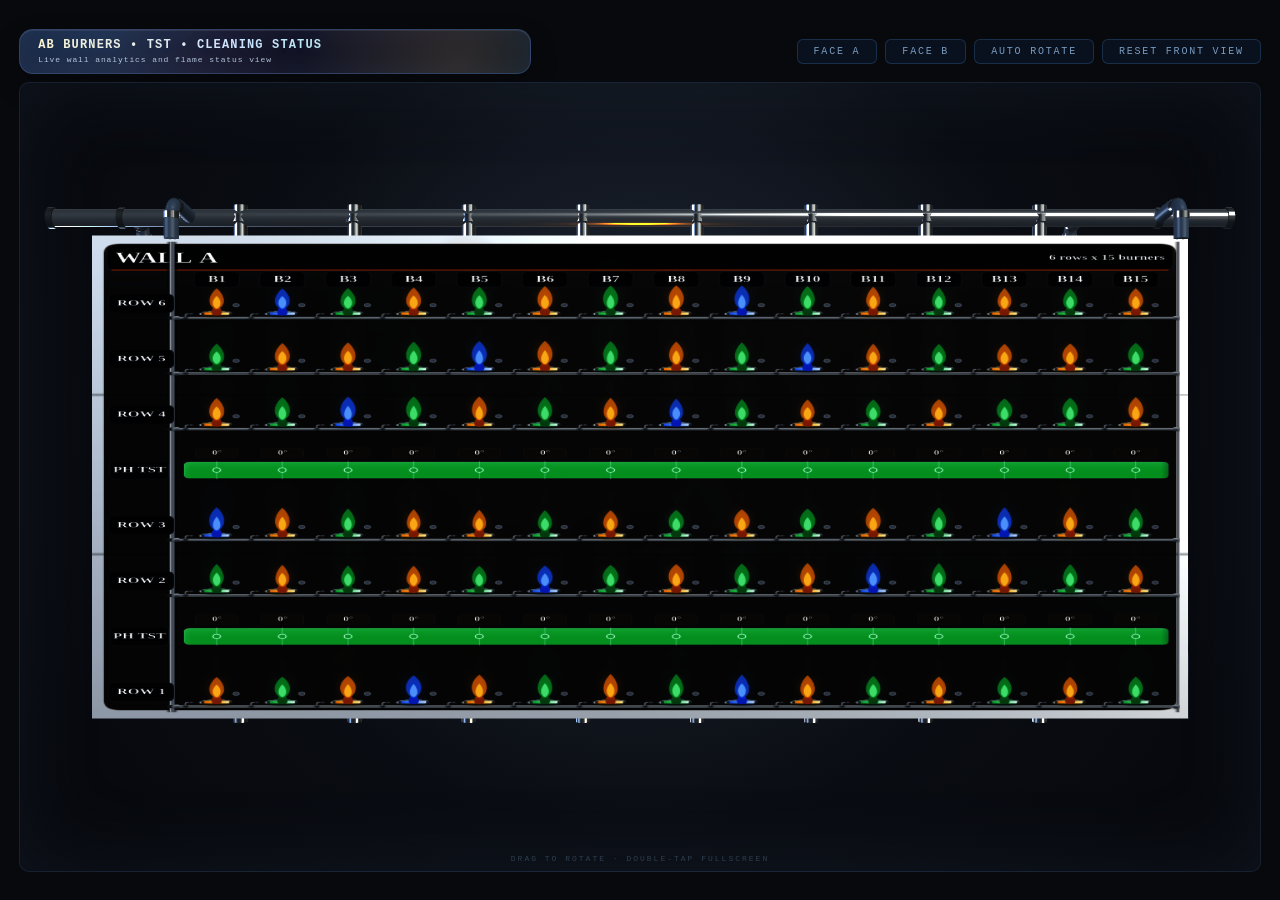
<file: webapp/furnace-cuboid-viewer.html>
<!DOCTYPE html>
<html lang="en">
<head>
<meta charset="UTF-8"/>
<meta name="viewport" content="width=device-width, initial-scale=1.0"/>
<title>BMS Furnace Cuboid</title>
<style>
*{margin:0;padding:0;box-sizing:border-box;}
html,body{
  width:100%;
  height:100%;
  background:#08090d;
  overflow:hidden;
  font-family:"Courier New",Courier,monospace;
}
body{color:rgba(140,180,220,0.85);}
#app{
  width:100vw;
  height:100vh;
  display:flex;
  flex-direction:column;
  align-items:center;
  justify-content:center;
  gap:8px;
  padding:10px;
}
#topbar{
  width:min(97vw,1680px);
  display:flex;
  align-items:center;
  justify-content:space-between;
  gap:12px;
  flex-wrap:wrap;
}
#viewerTag{
  display:flex;
  flex-direction:column;
  justify-content:center;
  gap:3px;
  min-height:44px;
  width:clamp(430px,40vw,640px);
  max-width:100%;
  padding:8px 20px 9px 18px;
  position:relative;
  overflow:hidden;
  border-radius:14px;
  border:1px solid rgba(110,150,220,0.34);
  background:
    linear-gradient(135deg,rgba(20,31,54,0.97) 0%,rgba(25,20,38,0.95) 38%,rgba(9,24,38,0.96) 100%);
  box-shadow:
    0 12px 28px rgba(0,0,0,0.24),
    inset 0 1px 0 rgba(255,255,255,0.08),
    inset 0 0 28px rgba(74,126,214,0.09);
  text-align:left;
  flex:0 1 auto;
}
#viewerTag::before{
  content:"";
  position:absolute;
  inset:0;
  background:
    radial-gradient(circle at 16% 18%, rgba(102,180,255,0.16), transparent 42%),
    radial-gradient(circle at 86% 78%, rgba(255,168,82,0.14), transparent 36%);
  pointer-events:none;
}
.viewer-tag-title{
  position:relative;
  font-size:12px;
  font-weight:700;
  letter-spacing:1.15px;
  text-transform:uppercase;
  color:#eaf2ff;
  background:linear-gradient(90deg,#fff7d2 0%,#cfe5ff 42%,#8ef0d3 100%);
  -webkit-background-clip:text;
  background-clip:text;
  -webkit-text-fill-color:transparent;
  text-shadow:0 0 16px rgba(104,156,232,0.16);
}
.viewer-tag-summary{
  position:relative;
  font-size:8px;
  letter-spacing:0.9px;
  color:rgba(199,218,242,0.88);
  white-space:nowrap;
}
#vp{
  position:relative;
  width:min(97vw,1680px);
  height:min(calc(100vh - 110px),90vh);
  overflow:hidden;
  background:
    radial-gradient(circle at 50% 42%, rgba(58,78,104,0.52) 0%, rgba(26,33,45,0.88) 22%, rgba(10,13,19,0.97) 54%, #06070b 100%);
  border:1px solid rgba(60,90,130,0.3);
  border-radius:10px;
  box-shadow:inset 0 0 90px rgba(80,115,165,0.12);
  cursor:grab;
  touch-action:none;
}
#vp:active{cursor:grabbing;}
#vp canvas{
  position:absolute;
  inset:0;
  width:100%;
  height:100%;
}
#hint{
  position:absolute;
  bottom:8px;
  left:50%;
  transform:translateX(-50%);
  font-size:8px;
  letter-spacing:2px;
  color:rgba(100,130,160,0.4);
  pointer-events:none;
  white-space:nowrap;
}
#ctrls{
  display:flex;
  gap:8px;
  flex-wrap:wrap;
  justify-content:flex-end;
  align-items:center;
  flex:1 1 520px;
}
.btn{
  background:rgba(10,18,32,0.92);
  border:1px solid rgba(50,90,140,0.4);
  color:rgba(140,180,220,0.85);
  padding:6px 16px;
  border-radius:6px;
  font-family:"Courier New",Courier,monospace;
  font-size:10px;
  letter-spacing:1.8px;
  cursor:pointer;
  text-transform:uppercase;
}
.btn:hover{
  background:rgba(25,50,90,0.9);
  border-color:rgba(90,150,220,0.7);
}
@media (max-width:760px){
  #app{
    gap:8px;
    padding:8px;
  }
  #topbar{
    width:100%;
    gap:8px;
    justify-content:center;
  }
  #viewerTag{
    width:100%;
    min-height:42px;
    padding:8px 12px 9px;
    text-align:center;
    align-items:center;
  }
  .viewer-tag-title{
    font-size:11px;
    line-height:1.15;
  }
  .viewer-tag-summary{
    font-size:7px;
    letter-spacing:0.8px;
    white-space:normal;
  }
  #vp{
    width:100%;
    height:min(calc(100vh - 138px),86vh);
  }
  #hint{
    font-size:7px;
    letter-spacing:1.4px;
    bottom:6px;
  }
  #ctrls{
    width:100%;
    gap:6px;
    justify-content:center;
    flex:1 1 auto;
  }
  .btn{
    flex:1 1 calc(50% - 6px);
    min-width:118px;
    padding:8px 10px;
    font-size:9px;
    letter-spacing:1.2px;
  }
}
</style>
</head>
<body>
<div id="app">
  <div id="topbar">
    <div id="viewerTag">
      <span class="viewer-tag-title" id="viewerTagTitle">AB Burners • TST • Cleaning Status</span>
      <span class="viewer-tag-summary">Live wall analytics and flame status view</span>
    </div>
    <div id="ctrls">
      <button class="btn" id="btnA">Face A</button>
      <button class="btn" id="btnB">Face B</button>
      <button class="btn" id="btnAuto">Auto Rotate</button>
      <button class="btn" id="btnResetView">Reset Front View</button>
    </div>
  </div>
  <div id="vp"><div id="hint">DRAG TO ROTATE · DOUBLE-TAP FULLSCREEN</div></div>
</div>
<script src="./vendor/three.min.js"></script>
<script>
(function(){
"use strict";

const COLS=15, ROWS=6;
const TEMPS=[928,930,930,927,930,930,930,928,930,930,929,930,930,928,930];
const TST1=[1,0,1,1,0,1,1,0,1,1,1,0,1,1,0];
const TST2=[1,1,0,1,1,0,1,1,1,0,1,1,0,1,1];
const FLAMES=[
  [1,2,1,0,1,2,1,2,0,1,2,1,0,1,2],
  [2,1,2,1,0,1,2,1,2,1,0,2,1,2,1],
  [1,0,1,2,1,1,0,1,1,2,1,1,2,1,0],
  [2,2,1,1,2,0,1,2,2,1,1,2,1,0,2],
  [1,2,0,1,1,2,2,1,0,2,1,1,2,2,1],
  [2,1,2,2,1,1,2,0,1,1,2,1,1,2,2]
];

const chamberParam=(function(){
  try{
    const q=new URLSearchParams(window.location.search||"");
    const raw=String(q.get("chamber")||"ab").toLowerCase().trim();
    return raw==="cd"?"cd":"ab";
  }catch(_e){
    return "ab";
  }
})();
const chamberWalls=chamberParam==="cd"?["C","D"]:["A","B"];
const chamberZoneKey=chamberParam==="cd"?"CD":"AB";
const cuboidOpeningStep=25;

const app=document.getElementById("app");
const viewerTagTitle=document.getElementById("viewerTagTitle");
const hint=document.getElementById("hint");
const btnA=document.getElementById("btnA");
const btnB=document.getElementById("btnB");
const btnAuto=document.getElementById("btnAuto");
const btnResetView=document.getElementById("btnResetView");
let hostTabActive=true;
let hostInView=true;
let hostFocused=true;
let lastRenderTs=0;
let forceNextRender=true;
const cuboidUa=navigator.userAgent || "";
const cuboidIsChromeLike=/\bChrome\//.test(cuboidUa) || /\bCriOS\//.test(cuboidUa);
let pushedCuboidLiveData=null;
let pushedCuboidLiveDigest="";
if(viewerTagTitle) viewerTagTitle.textContent=chamberZoneKey+" Burners • TST • Cleaning Status";
if(btnA) btnA.textContent="Face "+chamberWalls[0];
if(btnB) btnB.textContent="Face "+chamberWalls[1];

function cuboidFullscreenElement(){
  return document.fullscreenElement || document.webkitFullscreenElement || null;
}

function cuboidIsFullscreen(){
  return cuboidFullscreenElement()===app;
}

function cuboidRefreshHint(){
  if(!hint) return;
  hint.textContent=cuboidIsFullscreen() ? "DRAG TO ROTATE · DOUBLE-TAP EXIT FULLSCREEN" : "DRAG TO ROTATE · DOUBLE-TAP FULLSCREEN";
}

function markViewerDirty(){
  forceNextRender=true;
  lastFrameTs=0;
  lastRenderTs=0;
}

function syncAutoRotateButton(){
  if(btnAuto) btnAuto.textContent=autoSpin ? "Stop" : "Auto Rotate";
}

function cuboidCanRenderNow(){
  return !document.hidden && (cuboidIsFullscreen() || (hostTabActive && hostInView));
}

function cuboidToggleFullscreen(){
  const currentFs=cuboidFullscreenElement();
  if(currentFs){
    if(currentFs!==app) return;
    const exitFs=document.exitFullscreen || document.webkitExitFullscreen;
    if(exitFs){
      const result=exitFs.call(document);
      if(result && typeof result.catch==="function") result.catch(function(){});
    }
    return;
  }
  if(!app) return;
  const requestFs=app.requestFullscreen || app.webkitRequestFullscreen;
  if(requestFs){
    const result=requestFs.call(app);
    if(result && typeof result.catch==="function") result.catch(function(){});
  }
}

function resetFrontView(){
  autoSpin=false;
  syncAutoRotateButton();
  setRotationTarget(0);
  markViewerDirty();
}

document.addEventListener("fullscreenchange",function(){
  cuboidRefreshHint();
  markViewerDirty();
});
document.addEventListener("webkitfullscreenchange",function(){
  cuboidRefreshHint();
  markViewerDirty();
});
document.addEventListener("visibilitychange",function(){
  markViewerDirty();
});
cuboidRefreshHint();
window.addEventListener("message",function(ev){
  var data=ev && ev.data ? ev.data : null;
  if(!data) return;
  if(data.type==="cuboid-reset-view"){
    resetFrontView();
    return;
  }
  if(data.type==="cuboid-host-state"){
    hostTabActive=!!data.active;
    hostInView=data.inView !== false;
    hostFocused=data.focused !== false;
    markViewerDirty();
    return;
  }
  if(data.type==="cuboid-live-data"){
    if(cuboidConsumeLiveState(data.payload, data.digest)){
      markViewerDirty();
      if(refreshOverlayData(true)){
        syncFaceOverlays(false);
      }
    }
  }
});

function cuboidGetParentApp(){
  try{
    if(window.parent && window.parent !== window && window.parent.location && window.parent.location.origin === window.location.origin){
      return window.parent;
    }
  }catch(_e){}
  return null;
}

function cuboidCloneJson(value){
  try{
    return JSON.parse(JSON.stringify(value == null ? null : value));
  }catch(_e){}
  return null;
}

function cuboidConsumeLiveState(payload,digest){
  const nextDigest=String(digest || "");
  const nextPayload=(payload && typeof payload==="object") ? cuboidCloneJson(payload) : null;
  if(!nextPayload) return false;
  if(nextDigest && nextDigest===pushedCuboidLiveDigest) return false;
  pushedCuboidLiveDigest=nextDigest || ("cuboid-live-"+Date.now());
  pushedCuboidLiveData=nextPayload;
  return true;
}

function cuboidPrimeLiveDataFromHost(){
  const app=cuboidGetParentApp();
  if(!app || typeof app.cuboidHostGetLiveState!=="function") return false;
  try{
    const state=app.cuboidHostGetLiveState();
    if(!state || !state.payload) return false;
    return cuboidConsumeLiveState(state.payload, state.digest);
  }catch(_e){}
  return false;
}

function cuboidNormalizeBurnerState(raw){
  const s=String(raw==null?"":raw).toUpperCase().trim();
  if(s==="O"||s==="N"||s==="B"||s==="C") return s;
  return "C";
}

function cuboidSanitizeBurnerSnapshot(source){
  const walls=["A","B","C","D"];
  const out={};
  const src=source && typeof source==="object" ? source : {};
  for(let wi=0;wi<walls.length;wi++){
    const wall=walls[wi];
    const srcRows=Array.isArray(src[wall]) ? src[wall] : [];
    out[wall]=[];
    for(let ri=0;ri<6;ri++){
      const srcRow=Array.isArray(srcRows[ri]) ? srcRows[ri] : [];
      const row=[];
      for(let bi=0;bi<15;bi++) row.push(cuboidNormalizeBurnerState(srcRow[bi]));
      out[wall].push(row);
    }
  }
  return out;
}

function cuboidNormalizeOpeningValue(raw,state){
  const s=cuboidNormalizeBurnerState(state);
  const fallback=s==="C" ? 0 : 100;
  const hasRaw=!(raw == null || raw === "");
  let n=Number(raw);
  if(!hasRaw || !isFinite(n) || n<0) n=fallback;
  n=Math.round(n/cuboidOpeningStep)*cuboidOpeningStep;
  n=Math.max(0,Math.min(100,n));
  return n;
}

function cuboidBuildDefaultOpeningData(stateSource){
  const states=stateSource && typeof stateSource==="object" ? stateSource : cuboidBuildDefaultBurnerData();
  const walls=["A","B","C","D"];
  const out={};
  for(let wi=0;wi<walls.length;wi++){
    const wall=walls[wi];
    const stateRows=Array.isArray(states[wall]) ? states[wall] : [];
    out[wall]=[];
    for(let ri=0;ri<6;ri++){
      const stateRow=Array.isArray(stateRows[ri]) ? stateRows[ri] : [];
      const row=[];
      for(let bi=0;bi<15;bi++){
        row.push(cuboidNormalizeOpeningValue(null,stateRow[bi]));
      }
      out[wall].push(row);
    }
  }
  return out;
}

function cuboidSanitizeOpeningSnapshot(source,stateSource){
  const src=source && typeof source==="object" ? source : {};
  const states=stateSource && typeof stateSource==="object" ? stateSource : cuboidBuildDefaultBurnerData();
  const walls=["A","B","C","D"];
  const out={};
  for(let wi=0;wi<walls.length;wi++){
    const wall=walls[wi];
    const srcRows=Array.isArray(src[wall]) ? src[wall] : [];
    const stateRows=Array.isArray(states[wall]) ? states[wall] : [];
    out[wall]=[];
    for(let ri=0;ri<6;ri++){
      const srcRow=Array.isArray(srcRows[ri]) ? srcRows[ri] : [];
      const stateRow=Array.isArray(stateRows[ri]) ? stateRows[ri] : [];
      const row=[];
      for(let bi=0;bi<15;bi++){
        row.push(cuboidNormalizeOpeningValue(srcRow[bi],stateRow[bi]));
      }
      out[wall].push(row);
    }
  }
  return out;
}

function cuboidLoadBurnerOpeningData(stateSource){
  const states=stateSource && typeof stateSource==="object" ? stateSource : cuboidBuildDefaultBurnerData();
  if(!pushedCuboidLiveData) cuboidPrimeLiveDataFromHost();
  if(pushedCuboidLiveData && pushedCuboidLiveData.openingData){
    return cuboidSanitizeOpeningSnapshot(pushedCuboidLiveData.openingData,states);
  }
  return cuboidBuildDefaultOpeningData(states);
}

function cuboidSanitizeTstRow(vals){
  const out=[];
  const src=Array.isArray(vals) ? vals : [];
  for(let i=0;i<15;i++){
    const n=Number(src[i]);
    out.push(isFinite(n)?n:"");
  }
  return out;
}

function cuboidBuildDefaultBurnerData(){
  const defaultPatterns=[
    ["N","O","N","B","N","O","N","O","B","N","O","N","O","N","O"],
    ["O","N","O","N","O","B","O","N","O","N","B","O","N","O","N"],
    ["B","N","O","N","N","O","N","O","N","O","N","O","B","N","O"],
    ["N","O","B","O","N","O","N","B","O","N","O","N","O","O","N"],
    ["O","N","N","O","B","N","O","N","O","B","N","O","N","N","O"],
    ["N","B","O","N","O","N","O","N","B","O","N","O","N","O","N"]
  ];
  const walls=["A","B","C","D"];
  const hmData={};
  for(let wi=0;wi<walls.length;wi++){
    hmData[walls[wi]]=[];
    for(let ri=0;ri<6;ri++){
      hmData[walls[wi]].push(defaultPatterns[(ri+wi)%defaultPatterns.length].slice());
    }
  }
  return hmData;
}

function cuboidLoadBurnerData(){
  if(!pushedCuboidLiveData) cuboidPrimeLiveDataFromHost();
  if(pushedCuboidLiveData && pushedCuboidLiveData.hmData){
    return cuboidSanitizeBurnerSnapshot(pushedCuboidLiveData.hmData);
  }
  return cuboidBuildDefaultBurnerData();
}

function cuboidResolvePeepEntry(){
  if(!pushedCuboidLiveData) cuboidPrimeLiveDataFromHost();
  if(pushedCuboidLiveData){
    return {
      peepHoles:{
        "ab-bot":cuboidSanitizeTstRow(pushedCuboidLiveData.abBot || []),
        "ab-top":cuboidSanitizeTstRow(pushedCuboidLiveData.abTop || []),
        "cd-bot":cuboidSanitizeTstRow(pushedCuboidLiveData.cdBot || []),
        "cd-top":cuboidSanitizeTstRow(pushedCuboidLiveData.cdTop || [])
      },
      dt:pushedCuboidLiveData.entryDt || "Latest",
      selectedShift:pushedCuboidLiveData.selectedShift || "All"
    };
  }
  return {
    peepHoles:{
      "ab-bot":Array(15).fill(""),
      "ab-top":Array(15).fill(""),
      "cd-bot":Array(15).fill(""),
      "cd-top":Array(15).fill("")
    },
    dt:"Latest",
    selectedShift:"All"
  };
}

function cuboidGetPeepRow(entry,key){
  if(!entry || !entry.peepHoles || !entry.peepHoles[key]) return Array(15).fill("");
  return cuboidSanitizeTstRow(entry.peepHoles[key]);
}

function cuboidLoadCleaningLog(){
  if(!pushedCuboidLiveData) cuboidPrimeLiveDataFromHost();
  if(pushedCuboidLiveData && pushedCuboidLiveData.cleaningLog && typeof pushedCuboidLiveData.cleaningLog==="object"){
    return pushedCuboidLiveData.cleaningLog;
  }
  return {};
}

function cuboidBuildSnapshot(){
  if(!pushedCuboidLiveData) cuboidPrimeLiveDataFromHost();
  const entry=cuboidResolvePeepEntry();
  const hmData=cuboidLoadBurnerData();
  return {
    hmData:hmData,
    openingData:cuboidLoadBurnerOpeningData(hmData),
    abBot:cuboidGetPeepRow(entry,"ab-bot"),
    abTop:cuboidGetPeepRow(entry,"ab-top"),
    cdBot:cuboidGetPeepRow(entry,"cd-bot"),
    cdTop:cuboidGetPeepRow(entry,"cd-top"),
    entryDt:entry && entry.dt ? entry.dt : "Latest",
    selectedShift:entry && entry.selectedShift ? entry.selectedShift : "All"
  };
}

function cuboidRoundRectPath(ctx,x,y,w,h,r){
  const rad=Math.max(0,Math.min(Number(r)||0,Math.min(w,h)/2));
  ctx.beginPath();
  ctx.moveTo(x+rad,y);
  ctx.lineTo(x+w-rad,y);
  ctx.quadraticCurveTo(x+w,y,x+w,y+rad);
  ctx.lineTo(x+w,y+h-rad);
  ctx.quadraticCurveTo(x+w,y+h,x+w-rad,y+h);
  ctx.lineTo(x+rad,y+h);
  ctx.quadraticCurveTo(x,y+h,x,y+h-rad);
  ctx.lineTo(x,y+rad);
  ctx.quadraticCurveTo(x,y,x+rad,y);
  ctx.closePath();
}

function cuboidConfigureOverlayContext(ctx){
  if(!ctx) return;
  ctx.imageSmoothingEnabled=true;
  if("imageSmoothingQuality" in ctx) ctx.imageSmoothingQuality="high";
}

function cuboidDrawOverlayText(ctx,text,x,y,options){
  if(!ctx) return;
  const opts=options || {};
  const drawX=Math.round(Number(x) || 0);
  const drawY=Math.round(Number(y) || 0);
  ctx.save();
  cuboidConfigureOverlayContext(ctx);
  ctx.font=opts.font || "700 24px Times New Roman, serif";
  ctx.textAlign=opts.align || "center";
  ctx.textBaseline=opts.baseline || "middle";
  ctx.lineJoin="round";
  ctx.lineCap="round";
  ctx.miterLimit=2;
  ctx.strokeStyle=opts.stroke || "rgba(4,8,14,0.96)";
  ctx.lineWidth=opts.lineWidth == null ? 2.4 : opts.lineWidth;
  ctx.shadowColor=opts.shadow || "rgba(0,0,0,0.55)";
  ctx.shadowBlur=opts.shadowBlur == null ? 5 : opts.shadowBlur;
  ctx.shadowOffsetY=opts.shadowOffsetY == null ? 1 : opts.shadowOffsetY;
  if(opts.stroke !== null && ctx.lineWidth > 0){
    ctx.strokeText(text,drawX,drawY);
  }
  ctx.shadowBlur=0;
  ctx.shadowOffsetY=0;
  ctx.fillStyle=opts.fill || "#ffffff";
  ctx.fillText(text,drawX,drawY);
  ctx.restore();
}

function cuboidTempToColor(value){
  const n=Number(value);
  if(!isFinite(n)) return "#64748b";
  const lo=860;
  const hi=1000;
  let ratio=(n-lo)/Math.max(1,hi-lo);
  ratio=Math.max(0,Math.min(1,ratio));
  if(ratio<0.5){
    const g=Math.round(197+(58*(ratio/0.5)));
    return "rgb(34,"+g+",94)";
  }
  const hotRatio=(ratio-0.5)/0.5;
  const green=Math.round(215-(131*hotRatio));
  return "rgb(251,"+green+",60)";
}

function cuboidGetBurnerPalette(state){
  return {
    O:{flame:"#22c55e",core:"#86efac",inner:"#ecfdf5",stem:"#15803d",glow:"rgba(34,197,94,0.52)"},
    N:{flame:"#f59e0b",core:"#fcd34d",inner:"#fef3c7",stem:"#b45309",glow:"rgba(245,158,11,0.54)"},
    B:{flame:"#3b82f6",core:"#93c5fd",inner:"#dbeafe",stem:"#1d4ed8",glow:"rgba(59,130,246,0.54)"},
    C:{flame:"#6b7280",core:"#d7dde6",inner:"#f8fafc",stem:"#4b5563",glow:"rgba(226,232,240,0.12)"}
  }[state] || {flame:"#6b7280",core:"#d7dde6",inner:"#f8fafc",stem:"#4b5563",glow:"rgba(226,232,240,0.12)"};
}

function cuboidDrawTipFlameGlow(ctx,x,y,state,phase,scale,intensity){
  const s=String(state || "C").toUpperCase();
  if(s!=="O" && s!=="N" && s!=="B") return;
  const palette=cuboidGetBurnerPalette(s);
  const glowIntensity=Math.max(0,Math.min(1,Number(intensity == null ? 1 : intensity)));
  if(glowIntensity<=0.01) return;
  const waveA=0.5+0.5*Math.sin(phase*1.8);
  const waveB=0.5+0.5*Math.sin(phase*2.45+1.3);
  const waveC=0.5+0.5*Math.sin(phase*2.05+2.5);
  const scaleX=scale*0.88;
  const scaleY=scale*1.52;
  ctx.save();
  ctx.globalCompositeOperation="screen";
  ctx.globalAlpha=(0.12+(waveA*0.10))*glowIntensity;
  ctx.fillStyle=palette.glow;
  ctx.beginPath();
  ctx.ellipse(x,y-(18*scaleY),(11.5*scaleX)+(waveB*2.4),(14.2*scaleY)+(waveA*3.8),0,0,Math.PI*2);
  ctx.fill();
  ctx.globalAlpha=(0.08+(waveC*0.06))*glowIntensity;
  ctx.fillStyle=palette.inner;
  ctx.beginPath();
  ctx.ellipse(x,y-(21*scaleY)-(waveA*1.4),(2.3*scaleX)+(waveC*0.45),(4.1*scaleY)+(waveB*0.8),0,0,Math.PI*2);
  ctx.fill();
  ctx.restore();
}

function cuboidGetOpeningSegmentCount(opening,state){
  const s=cuboidNormalizeBurnerState(state);
  if(s==="C") return 0;
  return Math.max(1,Math.min(5,Math.ceil(cuboidNormalizeOpeningValue(opening,s)/20)));
}

function cuboidDrawBurnerOpeningWindow(ctx,x,baseX,baseY,baseW,baseH,state,opening,iconScale,scaleX){
  const s=cuboidNormalizeBurnerState(state);
  const palette=cuboidGetBurnerPalette(s);
  const openingRatio=Math.max(0,Math.min(1,cuboidNormalizeOpeningValue(opening,s)/100));
  const bezelW=Math.min(baseW*0.86,19.4*scaleX);
  const bezelH=Math.max(baseH*0.78,3.15*iconScale);
  const bezelX=x-(bezelW/2);
  const bezelY=baseY+((baseH-bezelH)/2);
  const bezelGrad=ctx.createLinearGradient(0,bezelY,0,bezelY+bezelH);
  bezelGrad.addColorStop(0,"rgba(34,41,49,0.98)");
  bezelGrad.addColorStop(0.4,"rgba(10,14,19,0.98)");
  bezelGrad.addColorStop(1,"rgba(58,66,76,0.94)");
  const innerPad=Math.max(0.78,0.24*iconScale);
  const innerX=bezelX+innerPad;
  const innerY=bezelY+innerPad;
  const innerW=bezelW-(innerPad*2);
  const innerH=bezelH-(innerPad*2);
  const cavityGrad=ctx.createLinearGradient(0,innerY,0,innerY+innerH);
  cavityGrad.addColorStop(0,"rgba(2,5,9,0.98)");
  cavityGrad.addColorStop(0.52,"rgba(10,15,20,0.98)");
  cavityGrad.addColorStop(1,"rgba(28,34,40,0.94)");
  const fillW=Math.max(0,innerW*openingRatio);

  ctx.fillStyle=bezelGrad;
  cuboidRoundRectPath(ctx,bezelX,bezelY,bezelW,bezelH,bezelH/2);
  ctx.fill();
  ctx.strokeStyle="rgba(196,203,211,0.24)";
  ctx.lineWidth=Math.max(0.6,0.28*iconScale);
  ctx.stroke();

  ctx.fillStyle=cavityGrad;
  cuboidRoundRectPath(ctx,innerX,innerY,innerW,innerH,Math.min(innerH/2,0.72*iconScale));
  ctx.fill();

  if(fillW>0.2 && s!=="C"){
    const fillGrad=ctx.createLinearGradient(innerX,0,innerX+Math.max(fillW,0.8),0);
    fillGrad.addColorStop(0,palette.flame);
    fillGrad.addColorStop(0.5,palette.core);
    fillGrad.addColorStop(1,palette.inner);
    ctx.save();
    ctx.shadowBlur=4.6*iconScale;
    ctx.shadowColor=palette.glow;
    ctx.fillStyle=fillGrad;
    cuboidRoundRectPath(ctx,innerX,innerY,fillW,innerH,Math.min(innerH/2,0.72*iconScale));
    ctx.fill();
    ctx.restore();
  }

  const ribCount=5;
  for(let si=1;si<ribCount;si++){
    const ribX=innerX+((innerW*si)/ribCount);
    ctx.strokeStyle="rgba(230,236,244,0.16)";
    ctx.lineWidth=Math.max(0.45,0.16*iconScale);
    ctx.beginPath();
    ctx.moveTo(ribX,innerY+0.28);
    ctx.lineTo(ribX,innerY+innerH-0.28);
    ctx.stroke();
  }

  if(fillW>0.2 && s!=="C"){
    const capX=innerX+fillW;
    ctx.strokeStyle="rgba(255,255,255,0.42)";
    ctx.lineWidth=Math.max(0.75,0.24*iconScale);
    ctx.beginPath();
    ctx.moveTo(capX,innerY+0.22);
    ctx.lineTo(capX,innerY+innerH-0.22);
    ctx.stroke();
  }

  if(s==="C"){
    ctx.strokeStyle="rgba(245,158,11,0.72)";
    ctx.lineWidth=Math.max(0.9,0.3*iconScale);
    ctx.beginPath();
    ctx.moveTo(innerX+(0.9*iconScale),innerY+innerH-(0.35*iconScale));
    ctx.lineTo(innerX+innerW-(0.9*iconScale),innerY+(0.35*iconScale));
    ctx.stroke();
  }else{
    const glossGrad=ctx.createLinearGradient(0,innerY,0,innerY+(innerH*0.55));
    glossGrad.addColorStop(0,"rgba(255,255,255,0.34)");
    glossGrad.addColorStop(1,"rgba(255,255,255,0)");
    ctx.fillStyle=glossGrad;
    cuboidRoundRectPath(ctx,innerX+0.18,innerY+0.18,innerW-0.36,innerH*0.46,Math.min(innerH/2,0.64*iconScale));
    ctx.fill();
  }
}

function cuboidDrawBurnerGlyph(ctx,x,y,state,cleaned,phase,scale,opening){
  let s=String(state || "C").toUpperCase();
  if(s!=="O" && s!=="N" && s!=="B") s="C";
  const palette=cuboidGetBurnerPalette(s);
  const iconScale=Math.max(1,Number(scale) || 2.7);
  const scaleX=iconScale*0.9;
  const scaleY=iconScale*1.55;
  const openingValue=cuboidNormalizeOpeningValue(opening,s);
  const flameTier=s==="C" ? 0 : (openingValue >= 100 ? 4 : (openingValue >= 75 ? 3 : (openingValue >= 50 ? 2 : (openingValue >= 25 ? 1 : 0))));
  const flameHeightFactor=s!=="C" ? ([0,0.36,0.58,0.74,0.90][flameTier] || 0) : 1;
  const flameWidthFactor=s!=="C" ? ([0,0.22,0.42,0.60,0.78][flameTier] || 0) : 1;
  const glowIntensity=s!=="C" ? ([0,0.05,0.09,0.16,0.24][flameTier] || 0) : 0;
  const outerScale=flameTier >= 4 ? 0.94 : (flameTier === 3 ? 0.88 : (flameTier === 2 ? 0.80 : 0.72));
  const midScale=flameTier >= 4 ? 0.84 : (flameTier >= 2 ? 0.76 : 0);
  const flicker=0.94+(Math.sin(phase*1.95)*0.11)+(Math.sin(phase*2.8+0.9)*0.07);
  const sidePulse=0.94+(Math.sin(phase*2.35+0.4)*0.12);
  const lift=(s==="C") ? 0 : ((1.8+(Math.sin(phase*1.75)*1.15))*scaleY*flameHeightFactor);
  const stemW=6.6*scaleX;
  const stemH=8.6*iconScale;
  const stemX=x-(stemW/2);
  const stemY=y+(0.4*iconScale);
  const baseW=20.5*scaleX;
  const baseH=4.25*iconScale;
  const baseX=x-(baseW/2);
  const baseY=y+(4.7*iconScale);
  const baseShadowY=baseY+(baseH*0.96);
  const inletPortX=baseX+(1.22*iconScale);
  const inletCenterY=baseY+(baseH*0.57);
  const inletStubW=Math.max(4.9*iconScale,baseH*0.94);
  const inletStubH=Math.max(2.15*iconScale,baseH*0.54);
  const inletStubX=inletPortX-(inletStubW*0.58);
  const inletStubY=inletCenterY-(inletStubH/2);
  const inletCapR=Math.max(1.18*iconScale,inletStubH*0.56);
  const baseGrad=ctx.createLinearGradient(0,baseY,0,baseY+baseH);
  baseGrad.addColorStop(0,"rgba(207,214,224,0.92)");
  baseGrad.addColorStop(0.26,"rgba(96,104,115,0.97)");
  baseGrad.addColorStop(0.62,"rgba(41,47,55,0.99)");
  baseGrad.addColorStop(1,"rgba(17,22,29,0.98)");
  const inletGrad=ctx.createLinearGradient(inletStubX,0,inletStubX+inletStubW,0);
  inletGrad.addColorStop(0,"rgba(55,62,70,0.98)");
  inletGrad.addColorStop(0.26,"rgba(224,231,239,0.94)");
  inletGrad.addColorStop(0.58,"rgba(118,127,137,0.98)");
  inletGrad.addColorStop(1,"rgba(34,40,47,0.98)");
  const collarW=Math.max(11*scaleX,baseW*0.58);
  const collarH=2.35*iconScale;
  const collarX=x-(collarW/2);
  const collarY=baseY-(0.68*iconScale);
  const collarGrad=ctx.createLinearGradient(0,collarY,0,collarY+collarH);
  collarGrad.addColorStop(0,"rgba(224,229,235,0.78)");
  collarGrad.addColorStop(0.45,"rgba(82,91,102,0.92)");
  collarGrad.addColorStop(1,"rgba(28,34,41,0.96)");

  ctx.fillStyle="rgba(0,0,0,0.34)";
  ctx.beginPath();
  ctx.ellipse(x,baseShadowY,baseW*0.62,baseH*0.44,0,0,Math.PI*2);
  ctx.fill();

  ctx.fillStyle=collarGrad;
  cuboidRoundRectPath(ctx,collarX,collarY,collarW,collarH,collarH/2);
  ctx.fill();
  ctx.strokeStyle="rgba(232,236,241,0.18)";
  ctx.lineWidth=Math.max(0.8,0.45*iconScale);
  ctx.stroke();

  ctx.fillStyle=baseGrad;
  cuboidRoundRectPath(ctx,baseX,baseY,baseW,baseH,baseH*0.46);
  ctx.fill();
  ctx.strokeStyle="rgba(236,241,247,0.26)";
  ctx.lineWidth=Math.max(0.85,0.42*iconScale);
  ctx.stroke();
  ctx.strokeStyle="rgba(255,255,255,0.28)";
  ctx.lineWidth=Math.max(0.7,0.34*iconScale);
  ctx.beginPath();
  ctx.moveTo(baseX+(baseH*0.42),baseY+0.9);
  ctx.lineTo(baseX+baseW-(baseH*0.42),baseY+0.9);
  ctx.stroke();

  ctx.fillStyle="rgba(0,0,0,0.26)";
  ctx.beginPath();
  ctx.ellipse(inletPortX-(0.22*iconScale),inletCenterY+(0.18*iconScale),inletStubW*0.58,inletStubH*0.70,0,0,Math.PI*2);
  ctx.fill();

  ctx.fillStyle=inletGrad;
  cuboidRoundRectPath(ctx,inletStubX,inletStubY,inletStubW,inletStubH,inletStubH/2);
  ctx.fill();
  ctx.strokeStyle="rgba(239,244,248,0.34)";
  ctx.lineWidth=Math.max(0.78,0.34*iconScale);
  ctx.stroke();

  ctx.beginPath();
  ctx.arc(inletPortX,inletCenterY,inletCapR,0,Math.PI*2);
  ctx.fillStyle="rgba(22,28,34,0.96)";
  ctx.fill();
  ctx.lineWidth=Math.max(0.92,0.42*iconScale);
  ctx.strokeStyle="rgba(232,238,244,0.38)";
  ctx.stroke();

  ctx.beginPath();
  ctx.arc(inletPortX-(0.16*iconScale),inletCenterY-(0.04*iconScale),Math.max(0.46*iconScale,0.7),0,Math.PI*2);
  ctx.fillStyle="rgba(255,255,255,0.34)";
  ctx.fill();

  cuboidDrawBurnerOpeningWindow(ctx,x,baseX,baseY,baseW,baseH,s,opening,iconScale,scaleX);

  if(s==="C"){
    const closedCapW=18.5*scaleX;
    const closedCapH=5.9*iconScale;
    const closedCapX=x-(closedCapW/2);
    const closedCapY=y-(1.8*iconScale);
    const closedCapGrad=ctx.createLinearGradient(0,closedCapY,0,closedCapY+closedCapH);
    closedCapGrad.addColorStop(0,"rgba(224,228,234,0.95)");
    closedCapGrad.addColorStop(0.26,"rgba(109,117,127,0.98)");
    closedCapGrad.addColorStop(0.68,"rgba(53,59,67,1)");
    closedCapGrad.addColorStop(1,"rgba(24,29,36,0.98)");
    const closedStemH=8.9*iconScale;
    const closedStemY=y+(0.6*iconScale);

    ctx.fillStyle="rgba(0,0,0,0.22)";
    ctx.beginPath();
    ctx.ellipse(x,y+(2.3*iconScale),8.6*scaleX,3.9*iconScale,0,0,Math.PI*2);
    ctx.fill();

    ctx.fillStyle=palette.stem;
    cuboidRoundRectPath(ctx,stemX,closedStemY,stemW,closedStemH,3.1*iconScale);
    ctx.fill();
    ctx.lineWidth=Math.max(0.95,0.62*iconScale);
    ctx.strokeStyle="rgba(226,232,240,0.20)";
    ctx.stroke();

    ctx.fillStyle=closedCapGrad;
    cuboidRoundRectPath(ctx,closedCapX,closedCapY,closedCapW,closedCapH,3.4*iconScale);
    ctx.fill();
    ctx.lineWidth=Math.max(1.05,0.68*iconScale);
    ctx.strokeStyle="rgba(240,244,247,0.34)";
    ctx.stroke();

    ctx.strokeStyle="rgba(255,255,255,0.42)";
    ctx.lineWidth=Math.max(0.85,0.42*iconScale);
    ctx.beginPath();
    ctx.moveTo(closedCapX+(closedCapH*0.46),closedCapY+1.05);
    ctx.lineTo(closedCapX+closedCapW-(closedCapH*0.46),closedCapY+1.05);
    ctx.stroke();

    ctx.strokeStyle="rgba(245,158,11,0.90)";
    ctx.lineWidth=Math.max(1.5,0.86*iconScale);
    ctx.beginPath();
    ctx.moveTo(closedCapX+(2.6*scaleX),closedCapY+(1.4*iconScale));
    ctx.lineTo(closedCapX+closedCapW-(2.6*scaleX),closedCapY+closedCapH-(1.3*iconScale));
    ctx.stroke();

    ctx.fillStyle="rgba(15,23,32,0.92)";
    ctx.beginPath();
    ctx.arc(closedCapX+(3.15*scaleX),closedCapY+(closedCapH/2),1.2*iconScale,0,Math.PI*2);
    ctx.fill();
    ctx.beginPath();
    ctx.arc(closedCapX+closedCapW-(3.15*scaleX),closedCapY+(closedCapH/2),1.2*iconScale,0,Math.PI*2);
    ctx.fill();

    ctx.fillStyle=palette.core;
    ctx.beginPath();
    ctx.arc(x,closedStemY+(1.55*iconScale),1.35*iconScale,0,Math.PI*2);
    ctx.fill();
  }else{
    cuboidDrawTipFlameGlow(ctx,x,y,s,phase,iconScale,glowIntensity);
    ctx.fillStyle=palette.stem;
    cuboidRoundRectPath(ctx,stemX,stemY,stemW,stemH,3.2*iconScale);
    ctx.fill();

    if(flameTier >= 1){
      ctx.save();
      ctx.shadowBlur=(flameTier >= 4 ? 6.2 : (flameTier === 1 ? 3.4 : 4.6))*iconScale;
      ctx.shadowColor=palette.glow;
      ctx.globalAlpha=flameTier === 1 ? 0.90 : 0.82;
      ctx.beginPath();
      ctx.moveTo(x,y-(12.8*scaleY*outerScale)-lift);
      ctx.bezierCurveTo(
        x+(11*scaleX)*flicker*flameWidthFactor*outerScale,
        y-(6.9*scaleY*outerScale)-(lift*0.52),
        x+(8.2*scaleX)*sidePulse*flameWidthFactor*outerScale,
        y+(0.9*iconScale),
        x,
        y+(2.4*iconScale)
      );
      ctx.bezierCurveTo(
        x-(8.2*scaleX)*sidePulse*flameWidthFactor*outerScale,
        y+(0.9*iconScale),
        x-(11*scaleX)*flicker*flameWidthFactor*outerScale,
        y-(6.9*scaleY*outerScale)-(lift*0.52),
        x,
        y-(12.8*scaleY*outerScale)-lift
      );
      ctx.closePath();
      ctx.fillStyle=palette.flame;
      ctx.fill();
      ctx.restore();
    }

    if(flameTier >= 2){
      ctx.beginPath();
      ctx.moveTo(x,y-(8.5*scaleY*midScale)-(lift*0.46));
      ctx.bezierCurveTo(
        x+(6.5*scaleX)*sidePulse*flameWidthFactor*midScale,
        y-(4.6*scaleY*midScale)-(lift*0.18),
        x+(4.8*scaleX)*flicker*flameWidthFactor*midScale,
        y+(0.15*iconScale),
        x,
        y+(1.6*iconScale)
      );
      ctx.bezierCurveTo(
        x-(4.8*scaleX)*flicker*flameWidthFactor*midScale,
        y+(0.15*iconScale),
        x-(6.5*scaleX)*sidePulse*flameWidthFactor*midScale,
        y-(4.6*scaleY*midScale)-(lift*0.18),
        x,
        y-(8.5*scaleY*midScale)-(lift*0.46)
      );
      ctx.closePath();
      ctx.globalAlpha=flameTier === 2 ? 0.94 : 1;
      ctx.fillStyle=palette.core;
      ctx.fill();
      ctx.globalAlpha=1;
    }
  }

  const dotScale=Math.min(1.4,0.92+(iconScale*0.22));
  const dotX=x+(13*scaleX);
  const dotY=y-(2*iconScale);
  const dotR=3.8*dotScale;
  ctx.beginPath();
  ctx.arc(dotX,dotY,dotR,0,Math.PI*2);
  ctx.fillStyle=cleaned ? "#4ade80" : "rgba(148,163,184,0.68)";
  ctx.fill();
  ctx.lineWidth=1.4*dotScale;
  ctx.strokeStyle=cleaned ? "rgba(187,247,208,0.92)" : "rgba(226,232,240,0.45)";
  ctx.stroke();
}

function cuboidGetFuelRailGeometry(y,scale,burnerY){
  const scaleVal=Math.max(1,Number(scale) || 2.6);
  const scaleX=scaleVal*0.9;
  const burnerBaseW=20.5*scaleX;
  const burnerBaseH=4.25*scaleVal;
  const burnerBaseY=(Number(burnerY) || y)+(4.7*scaleVal);
  const gapY=Math.max(3.2,1.18*scaleVal);
  const railH=Math.max(6.4,2.18*scaleVal);
  const railY=Math.max(y,burnerBaseY+burnerBaseH+gapY+(railH/2));
  return {
    scaleVal:scaleVal,
    scaleX:scaleX,
    burnerBaseW:burnerBaseW,
    burnerBaseH:burnerBaseH,
    burnerBaseY:burnerBaseY,
    gapY:gapY,
    railH:railH,
    railY:railY,
    railTop:railY-(railH/2),
    railR:railH/2
  };
}

function cuboidDrawVerticalFuelManifold(ctx,x,topY,bottomY,jointYs,scale){
  const scaleVal=Math.max(1,Number(scale) || 2.6);
  const tubeW=Math.max(8.8,2.9*scaleVal);
  const tubeX=x-(tubeW/2);
  const startY=Math.min(topY,bottomY);
  const endY=Math.max(topY,bottomY);
  const backPlateW=tubeW+Math.max(10,3.1*scaleVal);
  const backPlateX=x-(backPlateW/2);
  const backPlatePad=Math.max(5,1.5*scaleVal);
  const backPlateGrad=ctx.createLinearGradient(backPlateX,0,backPlateX+backPlateW,0);
  backPlateGrad.addColorStop(0,"rgba(3,6,10,0)");
  backPlateGrad.addColorStop(0.16,"rgba(6,9,15,0.48)");
  backPlateGrad.addColorStop(0.50,"rgba(10,14,22,0.66)");
  backPlateGrad.addColorStop(0.84,"rgba(6,9,15,0.48)");
  backPlateGrad.addColorStop(1,"rgba(3,6,10,0)");
  const tubeGrad=ctx.createLinearGradient(tubeX,0,tubeX+tubeW,0);
  tubeGrad.addColorStop(0,"rgba(40,46,55,0.98)");
  tubeGrad.addColorStop(0.22,"rgba(205,213,221,0.96)");
  tubeGrad.addColorStop(0.52,"rgba(109,118,129,0.99)");
  tubeGrad.addColorStop(0.76,"rgba(226,232,239,0.94)");
  tubeGrad.addColorStop(1,"rgba(48,54,62,0.99)");
  const shadowGrad=ctx.createLinearGradient(tubeX,0,tubeX+tubeW+7,0);
  shadowGrad.addColorStop(0,"rgba(0,0,0,0.22)");
  shadowGrad.addColorStop(1,"rgba(0,0,0,0)");
  const collarH=Math.max(8.5,2.75*scaleVal);
  const collarW=tubeW+Math.max(6,1.85*scaleVal);
  const collarX=x-(collarW/2);
  const collarGrad=ctx.createLinearGradient(0,0,collarW,0);
  collarGrad.addColorStop(0,"rgba(52,58,67,0.96)");
  collarGrad.addColorStop(0.24,"rgba(214,220,227,0.92)");
  collarGrad.addColorStop(0.55,"rgba(114,124,135,0.98)");
  collarGrad.addColorStop(0.82,"rgba(225,230,236,0.90)");
  collarGrad.addColorStop(1,"rgba(48,55,63,0.98)");

  ctx.save();
  ctx.fillStyle=backPlateGrad;
  cuboidRoundRectPath(ctx,backPlateX,startY-backPlatePad,backPlateW,(endY-startY)+(backPlatePad*2),backPlateW/2);
  ctx.fill();
  ctx.strokeStyle="rgba(182,192,205,0.12)";
  ctx.lineWidth=0.9;
  ctx.stroke();

  ctx.fillStyle=shadowGrad;
  cuboidRoundRectPath(ctx,tubeX+2,startY+4,tubeW,endY-startY,tubeW/2);
  ctx.fill();

  ctx.fillStyle=tubeGrad;
  cuboidRoundRectPath(ctx,tubeX,startY,tubeW,endY-startY,tubeW/2);
  ctx.fill();
  ctx.strokeStyle="rgba(239,243,248,0.34)";
  ctx.lineWidth=1.05;
  ctx.stroke();

  ctx.strokeStyle="rgba(255,255,255,0.54)";
  ctx.lineWidth=0.95;
  ctx.beginPath();
  ctx.moveTo(tubeX+(tubeW*0.26),startY+tubeW*0.24);
  ctx.lineTo(tubeX+(tubeW*0.26),endY-(tubeW*0.24));
  ctx.stroke();
  ctx.strokeStyle="rgba(18,24,31,0.44)";
  ctx.lineWidth=0.95;
  ctx.beginPath();
  ctx.moveTo(tubeX+tubeW-(tubeW*0.24),startY+tubeW*0.24);
  ctx.lineTo(tubeX+tubeW-(tubeW*0.24),endY-(tubeW*0.24));
  ctx.stroke();

  const collarYs=[startY+3,endY-3].concat(Array.isArray(jointYs)?jointYs:[]);
  collarYs.forEach(function(cy){
    ctx.fillStyle=collarGrad;
    cuboidRoundRectPath(ctx,collarX,cy-(collarH/2),collarW,collarH,collarH/2);
    ctx.fill();
    ctx.strokeStyle="rgba(238,242,247,0.24)";
    ctx.lineWidth=0.95;
    ctx.stroke();
  });

  ctx.restore();
}

function cuboidDrawFuelRail(ctx,left,right,y,slotW,scale,burnerY){
  const geo=cuboidGetFuelRailGeometry(y,scale,burnerY);
  const scaleVal=geo.scaleVal;
  const burnerBaseW=geo.burnerBaseW;
  const burnerBaseH=geo.burnerBaseH;
  const burnerBaseY=geo.burnerBaseY;
  const railH=geo.railH;
  const railY=geo.railY;
  const railTop=geo.railTop;
  const railR=geo.railR;
  const railGrad=ctx.createLinearGradient(0,railTop,0,railTop+railH);
  railGrad.addColorStop(0,"rgba(237,242,247,0.97)");
  railGrad.addColorStop(0.2,"rgba(170,179,189,0.98)");
  railGrad.addColorStop(0.5,"rgba(79,88,99,1)");
  railGrad.addColorStop(0.78,"rgba(181,189,196,0.98)");
  railGrad.addColorStop(1,"rgba(47,53,60,1)");
  const railShadow=ctx.createLinearGradient(0,railTop,0,railTop+railH+12);
  railShadow.addColorStop(0,"rgba(0,0,0,0)");
  railShadow.addColorStop(1,"rgba(0,0,0,0.34)");

  ctx.save();
  ctx.fillStyle=railShadow;
  cuboidRoundRectPath(ctx,left+2,railTop+5,right-left-4,railH,railR);
  ctx.fill();

  ctx.fillStyle=railGrad;
  cuboidRoundRectPath(ctx,left,railTop,right-left,railH,railR);
  ctx.fill();
  ctx.lineWidth=1.25;
  ctx.strokeStyle="rgba(239,243,248,0.46)";
  ctx.stroke();

  ctx.strokeStyle="rgba(255,255,255,0.64)";
  ctx.lineWidth=1.15;
  ctx.beginPath();
  ctx.moveTo(left+railR,railTop+1.35);
  ctx.lineTo(right-railR,railTop+1.35);
  ctx.stroke();

  const capW=Math.max(10,railH*1.42);
  const capH=railH+4.8;
  const capGrad=ctx.createLinearGradient(0,railTop-2,0,railTop+capH);
  capGrad.addColorStop(0,"rgba(216,223,230,0.96)");
  capGrad.addColorStop(0.48,"rgba(102,111,121,0.98)");
  capGrad.addColorStop(1,"rgba(48,54,61,1)");

  [left+8,right-8].forEach(function(cx){
    ctx.fillStyle=capGrad;
    cuboidRoundRectPath(ctx,cx-(capW/2),railY-(capH/2),capW,capH,capW/2);
    ctx.fill();
    ctx.strokeStyle="rgba(236,240,245,0.28)";
    ctx.stroke();
  });

  const branchW=Math.max(3.85,1.04*scaleVal);
  const elbowRadius=Math.max(3.3,1.18*scaleVal);
  const tapOffset=Math.max(9.5,3.5*scaleVal);
  const branchGrad=ctx.createLinearGradient(0,railTop-(10*scaleVal),0,railY+8);
  branchGrad.addColorStop(0,"rgba(232,238,244,0.95)");
  branchGrad.addColorStop(0.4,"rgba(148,157,166,0.97)");
  branchGrad.addColorStop(1,"rgba(64,71,80,0.99)");

  ctx.lineCap="round";
  ctx.lineJoin="round";
  for(let ci=0;ci<15;ci++){
    const x=left+slotW*(ci+0.5);
    const basePortX=x-(burnerBaseW/2)+(1.2*scaleVal);
    const tapX=basePortX-tapOffset;
    const connectY=burnerBaseY+(burnerBaseH*0.56);
    const elbowY=connectY+elbowRadius;

    ctx.strokeStyle="rgba(0,0,0,0.24)";
    ctx.lineWidth=branchW+1.9;
    ctx.beginPath();
    ctx.moveTo(tapX+0.9,railY+1.2);
    ctx.lineTo(tapX+0.9,elbowY+0.9);
    ctx.quadraticCurveTo(
      tapX+0.9,
      connectY+0.9,
      tapX+elbowRadius+0.9,
      connectY+0.9
    );
    ctx.lineTo(basePortX-(elbowRadius*0.48)+0.9,connectY+0.9);
    ctx.quadraticCurveTo(basePortX+0.8,connectY+0.9,basePortX+0.8,connectY-(0.16*elbowRadius)+0.9);
    ctx.stroke();

    ctx.strokeStyle=branchGrad;
    ctx.lineWidth=branchW;
    ctx.beginPath();
    ctx.moveTo(tapX,railY);
    ctx.lineTo(tapX,elbowY);
    ctx.quadraticCurveTo(
      tapX,
      connectY,
      tapX+elbowRadius,
      connectY
    );
    ctx.lineTo(basePortX-(elbowRadius*0.48),connectY);
    ctx.quadraticCurveTo(basePortX,connectY,basePortX,connectY-(0.16*elbowRadius));
    ctx.stroke();

    ctx.strokeStyle="rgba(255,255,255,0.34)";
    ctx.lineWidth=Math.max(0.95,branchW*0.32);
    ctx.beginPath();
    ctx.moveTo(tapX-(branchW*0.16),railY-(railH*0.18));
    ctx.lineTo(tapX-(branchW*0.16),elbowY+(branchW*0.10));
    ctx.quadraticCurveTo(
      tapX-(branchW*0.16),
      connectY+(branchW*0.08),
      tapX+(elbowRadius-(branchW*0.12)),
      connectY+(branchW*0.08)
    );
    ctx.lineTo(basePortX-(elbowRadius*0.3),connectY+(branchW*0.08));
    ctx.stroke();

    ctx.fillStyle="rgba(28,35,45,0.82)";
    ctx.beginPath();
    ctx.ellipse(tapX,railY,branchW*1.42,Math.max(1.9,railH*0.34),0,0,Math.PI*2);
    ctx.fill();
    ctx.beginPath();
    ctx.ellipse(basePortX,connectY,branchW*1.28,Math.max(1.7,branchW*0.72),0,0,Math.PI*2);
    ctx.fill();

    ctx.strokeStyle="rgba(233,238,244,0.38)";
    ctx.lineWidth=0.95;
    ctx.beginPath();
    ctx.ellipse(tapX,railY,branchW*1.08,Math.max(1.5,railH*0.22),0,0,Math.PI*2);
    ctx.stroke();
    ctx.beginPath();
    ctx.ellipse(basePortX,connectY,branchW*1.02,Math.max(1.36,branchW*0.54),0,0,Math.PI*2);
    ctx.stroke();

    ctx.strokeStyle="rgba(255,255,255,0.52)";
    ctx.lineWidth=Math.max(0.8,branchW*0.22);
    ctx.beginPath();
    ctx.arc(basePortX-(branchW*0.08),connectY-(branchW*0.03),Math.max(0.85,branchW*0.34),0,Math.PI*2);
    ctx.stroke();
  }
  ctx.restore();
}

function cuboidDrawPeepBar(ctx,label,vals,left,centerY,width,scale){
  const k=Math.max(1,Number(scale)||1);
  const barHeight=Math.round(46*k);
  const barTop=centerY-(barHeight/2);
  const barRadius=Math.max(Math.round(8*k),Math.round(barHeight*0.22));
  const slotW=width/15;
  const labelLeft=Math.round(16*k);
  const labelW=Math.round(94*k);
  const labelH=Math.round(50*k);
  const labelTop=centerY-Math.round(labelH/2);
  const labelCenterX=labelLeft+Math.round(labelW/2);
  const positions=[];
  for(let i=0;i<15;i++){
    const n=Number(Array.isArray(vals)?vals[i]:"");
    if(isFinite(n)) positions.push({ idx:i, val:n, x:left+slotW*(i+0.5) });
  }

  ctx.fillStyle="rgba(10,14,24,0.96)";
  cuboidRoundRectPath(ctx,labelLeft,labelTop,labelW,labelH,Math.round(12*k));
  ctx.fill();
  ctx.strokeStyle="rgba(188,198,214,0.24)";
  ctx.lineWidth=1.2*k;
  ctx.stroke();
  cuboidDrawOverlayText(ctx,label,labelCenterX,centerY,{
    font:"700 "+Math.round(24*k)+"px Times New Roman, serif",
    lineWidth:1.8*k,
    shadowBlur:4
  });

  ctx.save();
  cuboidRoundRectPath(ctx,left,barTop,width,barHeight,barRadius);
  ctx.clip();
  if(positions.length){
    const grad=ctx.createLinearGradient(left,0,left+width,0);
    grad.addColorStop(0,cuboidTempToColor(positions[0].val));
    for(let p=0;p<positions.length;p++){
      const stop=(positions[p].idx+0.5)/15;
      grad.addColorStop(Math.max(0,Math.min(1,stop)),cuboidTempToColor(positions[p].val));
    }
    grad.addColorStop(1,cuboidTempToColor(positions[positions.length-1].val));
    ctx.fillStyle=grad;
  }else{
    ctx.fillStyle="rgba(31,41,55,0.88)";
  }
  ctx.fillRect(left,barTop,width,barHeight);
  const gloss=ctx.createLinearGradient(0,barTop,0,barTop+(barHeight*0.58));
  gloss.addColorStop(0,"rgba(255,255,255,0.20)");
  gloss.addColorStop(0.46,"rgba(255,255,255,0.07)");
  gloss.addColorStop(1,"rgba(255,255,255,0)");
  ctx.fillStyle=gloss;
  ctx.fillRect(left,barTop,width,barHeight);
  const capWidth=Math.max(barHeight*0.26,10*k);
  const leftCap=ctx.createLinearGradient(left,0,left+capWidth,0);
  leftCap.addColorStop(0,"rgba(255,255,255,0.16)");
  leftCap.addColorStop(0.38,"rgba(255,255,255,0.08)");
  leftCap.addColorStop(1,"rgba(255,255,255,0)");
  ctx.fillStyle=leftCap;
  ctx.fillRect(left,barTop,capWidth,barHeight);
  const rightCap=ctx.createLinearGradient(left+width-capWidth,0,left+width,0);
  rightCap.addColorStop(0,"rgba(6,10,18,0)");
  rightCap.addColorStop(0.56,"rgba(6,10,18,0.08)");
  rightCap.addColorStop(1,"rgba(6,10,18,0.18)");
  ctx.fillStyle=rightCap;
  ctx.fillRect(left+width-capWidth,barTop,capWidth,barHeight);
  ctx.restore();

  ctx.lineWidth=1.2*k;
  ctx.strokeStyle="rgba(255,255,255,0.30)";
  cuboidRoundRectPath(ctx,left,barTop,width,barHeight,barRadius);
  ctx.stroke();

  for(let m=0;m<15;m++){
    const mx=left+slotW*(m+0.5);
    ctx.strokeStyle="rgba(255,255,255,0.50)";
    ctx.lineWidth=1.4*k;
    ctx.beginPath();
    ctx.moveTo(mx,barTop-(3*k));
    ctx.lineTo(mx,barTop+barHeight+(3*k));
    ctx.stroke();
    const tempVal=Number(Array.isArray(vals)?vals[m]:"");
    if(isFinite(tempVal)){
      const markerR=Math.max(5.8,6.2*k);
      ctx.beginPath();
      ctx.arc(mx,centerY,markerR,0,Math.PI*2);
      ctx.fillStyle=cuboidTempToColor(tempVal);
      ctx.fill();
      ctx.lineWidth=2*k;
      ctx.strokeStyle="rgba(255,255,255,0.95)";
      ctx.stroke();

      const pillW=Math.round(68*k);
      const pillH=Math.round(28*k);
      const pillTop=barTop-Math.round(38*k);
      ctx.fillStyle="rgba(52,44,34,0.92)";
      cuboidRoundRectPath(ctx,mx-(pillW/2),pillTop,pillW,pillH,Math.max(7,Math.round(7*k)));
      ctx.fill();
      ctx.strokeStyle="rgba(255,255,255,0.18)";
      ctx.lineWidth=1*k;
      ctx.stroke();
      cuboidDrawOverlayText(ctx,tempVal+"°",mx,pillTop+(pillH/2),{
        font:"700 "+Math.round(18*k)+"px Times New Roman, serif",
        lineWidth:1.45*k,
        shadowBlur:3
      });
    }
  }
}

function cuboidPaintWallCanvas(canvas,wallKey,snapshot,cleaningMap,phaseBase){
  if(!canvas || !snapshot || !snapshot.hmData) return;
  const ctx=canvas.getContext("2d");
  const w=canvas.width;
  const h=canvas.height;
  cuboidConfigureOverlayContext(ctx);
  ctx.clearRect(0,0,w,h);

  const rows=Array.isArray(snapshot.hmData[wallKey]) ? snapshot.hmData[wallKey] : [];
  const openingRows=snapshot.openingData && Array.isArray(snapshot.openingData[wallKey]) ? snapshot.openingData[wallKey] : [];
  const topVals=(wallKey==="A"||wallKey==="B") ? (snapshot.abTop||[]) : (snapshot.cdTop||[]);
  const botVals=(wallKey==="A"||wallKey==="B") ? (snapshot.abBot||[]) : (snapshot.cdBot||[]);
  const panelInset=6;
  const padX=24;
  const gridLeft=134;
  const gridRight=w-18;
  const gridW=gridRight-gridLeft;
  const slotW=gridW/15;
  const burnerNumY=104;
  const rowOrder=[6,5,4,"PH_TOP",3,2,"PH_BOT",1];
  const overlayStartY=170;
  const overlayEndY=h-56;
  const overlayStepY=(overlayEndY-overlayStartY)/Math.max(1,rowOrder.length-1);
  const itemCenters=rowOrder.map(function(_,idx){ return Math.round(overlayStartY+(overlayStepY*idx)); });
  const iconScale=2.66;

  const bodyGrad=ctx.createLinearGradient(0,0,w,h);
  bodyGrad.addColorStop(0,"rgba(8,10,16,0.985)");
  bodyGrad.addColorStop(0.45,"rgba(22,19,20,0.985)");
  bodyGrad.addColorStop(1,"rgba(8,10,16,0.985)");
  ctx.fillStyle=bodyGrad;
  cuboidRoundRectPath(ctx,panelInset,panelInset,w-(panelInset*2),h-(panelInset*2),26);
  ctx.fill();
  ctx.strokeStyle="rgba(185,142,106,0.30)";
  ctx.lineWidth=2;
  ctx.stroke();

  const glassWash=ctx.createLinearGradient(0,panelInset,0,panelInset+140);
  glassWash.addColorStop(0,"rgba(255,255,255,0.12)");
  glassWash.addColorStop(1,"rgba(255,255,255,0)");
  ctx.fillStyle=glassWash;
  cuboidRoundRectPath(ctx,panelInset+1,panelInset+1,w-(panelInset*2)-2,124,22);
  ctx.fill();

  ctx.save();
  ctx.globalAlpha=0.045;
  ctx.font="700 320px Times New Roman, serif";
  ctx.fillStyle="#8db4df";
  ctx.textAlign="center";
  ctx.textBaseline="middle";
  ctx.fillText(wallKey,w*0.56,h*0.60);
  ctx.restore();

  const separatorY=78;
  const headerTop=10;
  const headerLeft=12;
  const headerRight=w-12;
  const headerHeight=separatorY-headerTop;
  function cuboidHeaderBaseline(font,text){
    const sizeMatch=String(font).match(/(\d+)px/);
    const fontPx=sizeMatch ? Number(sizeMatch[1]) : 24;
    ctx.font=font;
    const metrics=ctx.measureText(text);
    const ascent=metrics.actualBoundingBoxAscent || (fontPx*0.72);
    const descent=metrics.actualBoundingBoxDescent || (fontPx*0.18);
    return headerTop+((headerHeight+ascent-descent)/2);
  }
  const wallTitle="WALL "+wallKey;
  const wallTitleFont="700 42px Times New Roman, serif";
  const wallTitleY=cuboidHeaderBaseline(wallTitleFont,wallTitle);
  const wallMetaText="6 rows x 15 burners";
  const wallMetaFont="700 22px Times New Roman, serif";
  const wallMetaY=cuboidHeaderBaseline(wallMetaFont,wallMetaText);
  const headGrad=ctx.createLinearGradient(0,0,w,0);
  headGrad.addColorStop(0,"rgba(6,8,16,0.985)");
  headGrad.addColorStop(0.55,"rgba(12,13,22,0.99)");
  headGrad.addColorStop(1,"rgba(8,9,16,0.985)");
  ctx.fillStyle=headGrad;
  cuboidRoundRectPath(ctx,headerLeft,headerTop,headerRight-headerLeft,headerHeight,18);
  ctx.fill();

  ctx.strokeStyle="rgba(243,112,34,0.82)";
  ctx.lineWidth=3.5;
  ctx.beginPath();
  ctx.moveTo(18,separatorY);
  ctx.lineTo(w-18,separatorY);
  ctx.stroke();

  cuboidDrawOverlayText(ctx,wallTitle,padX,wallTitleY,{
    font:wallTitleFont,
    align:"left",
    baseline:"alphabetic",
    lineWidth:3.4,
    shadowBlur:7
  });

  cuboidDrawOverlayText(ctx,wallMetaText,w-padX,wallMetaY,{
    font:wallMetaFont,
    align:"right",
    baseline:"alphabetic",
    fill:"rgba(255,255,255,0.98)",
    lineWidth:2.2,
    shadowBlur:5
  });

  for(let bn=1;bn<=15;bn++){
    const bx=gridLeft+slotW*(bn-0.5);
    const bW=72;
    const bH=42;
    ctx.fillStyle="rgba(8,12,22,0.96)";
    cuboidRoundRectPath(ctx,bx-(bW/2),burnerNumY-(bH/2),bW,bH,10);
    ctx.fill();
    ctx.strokeStyle="rgba(140,160,190,0.34)";
    ctx.lineWidth=1.2;
    ctx.stroke();
    cuboidDrawOverlayText(ctx,"B"+bn,bx,burnerNumY+1,{
      font:"700 25px Times New Roman, serif",
      lineWidth:1.9,
      shadowBlur:4
    });
  }

  const manifoldShift=Math.round(slotW*0.18);
  const leftHeaderX=gridLeft-manifoldShift;
  const rightHeaderX=gridRight+manifoldShift;
  const numericRowCenters=itemCenters.filter(function(_,idx){
    return typeof rowOrder[idx]==="number";
  });
  const rowRailYs=numericRowCenters.map(function(centerY){
    return cuboidGetFuelRailGeometry(centerY+34,iconScale,centerY+10).railY;
  });
  const manifoldTopY=-10;
  const manifoldBottomY=(rowRailYs[rowRailYs.length-1] || (h-86))+Math.max(24,7*iconScale);
  cuboidDrawVerticalFuelManifold(ctx,leftHeaderX,manifoldTopY,manifoldBottomY,rowRailYs,iconScale);
  cuboidDrawVerticalFuelManifold(ctx,rightHeaderX,manifoldTopY,manifoldBottomY,rowRailYs,iconScale);

  for(let ii=0;ii<rowOrder.length;ii++){
    const item=rowOrder[ii];
    const centerY=itemCenters[ii];
    const lineY=centerY+((typeof item==="string") ? 25 : 38);

    ctx.strokeStyle="rgba(120,127,160,0.18)";
    ctx.lineWidth=1.2;
    ctx.beginPath();
    ctx.moveTo(18,lineY);
    ctx.lineTo(w-18,lineY);
    ctx.stroke();

    if(item==="PH_TOP"){
      cuboidDrawPeepBar(ctx,"PH TST",topVals,gridLeft,centerY,gridW,1);
      continue;
    }
    if(item==="PH_BOT"){
      cuboidDrawPeepBar(ctx,"PH TST",botVals,gridLeft,centerY,gridW,1);
      continue;
    }

    const rowW=104;
    const rowH=52;
    ctx.fillStyle="rgba(8,12,22,0.96)";
    cuboidRoundRectPath(ctx,14,centerY-Math.round(rowH/2),rowW,rowH,13);
    ctx.fill();
    ctx.strokeStyle="rgba(140,160,190,0.30)";
    ctx.lineWidth=1.2;
    ctx.stroke();

    cuboidDrawOverlayText(ctx,"ROW "+item,14+Math.round(rowW/2),centerY,{
      font:"700 24px Times New Roman, serif",
      lineWidth:2,
      shadowBlur:4
    });

    const rowData=Array.isArray(rows[item-1]) ? rows[item-1] : [];
    const openingRow=Array.isArray(openingRows[item-1]) ? openingRows[item-1] : [];
    cuboidDrawFuelRail(
      ctx,
      leftHeaderX,
      rightHeaderX,
      centerY+34,
      slotW,
      iconScale,
      centerY+10
    );
    for(let ci=0;ci<15;ci++){
      const state=cuboidNormalizeBurnerState(rowData[ci]);
      const openingVal=cuboidNormalizeOpeningValue(openingRow[ci],state);
      const burnerX=gridLeft+slotW*(ci+0.5);
      const key="R"+item+"B"+(ci+1);
      const cleaned=!!String(cleaningMap && cleaningMap[key] ? cleaningMap[key] : "").trim();
      cuboidDrawBurnerGlyph(ctx,burnerX,centerY+10,state,cleaned,(phaseBase || 0)+(ii*0.55)+(ci*0.28),iconScale,openingVal);
    }
  }
}

function makeOuterCanvas(label){
  const W=2048,H=1280,c=document.createElement("canvas");
  c.width=W;
  c.height=H;
  const g=c.getContext("2d");
  const bg=g.createLinearGradient(0,0,0,H);
  bg.addColorStop(0,"#b0b4b8");
  bg.addColorStop(0.4,"#9a9fa5");
  bg.addColorStop(0.7,"#8e9298");
  bg.addColorStop(1,"#84888e");
  g.fillStyle=bg;
  g.fillRect(0,0,W,H);
  g.save();
  g.globalAlpha=0.07;
  g.strokeStyle="#fff";
  g.lineWidth=1;
  for(let y=0;y<H;y+=3){
    g.beginPath();
    g.moveTo(0,y);
    g.lineTo(W,y);
    g.stroke();
  }
  g.restore();
  [H*0.33,H*0.66].forEach(function(sy){
    const sl=g.createLinearGradient(0,sy-5,0,sy+5);
    sl.addColorStop(0,"rgba(0,0,0,0)");
    sl.addColorStop(0.5,"rgba(0,0,0,0.55)");
    sl.addColorStop(1,"rgba(0,0,0,0)");
    g.fillStyle=sl;
    g.fillRect(0,sy-5,W,10);
    g.fillStyle="rgba(255,255,255,0.18)";
    g.fillRect(0,sy-6,W,2);
  });
  const rust=[
    {x:200,y:150,r:100},{x:700,y:60,r:70},{x:1200,y:220,r:120},
    {x:1700,y:100,r:85},{x:400,y:600,r:90},{x:1000,y:800,r:110},{x:1600,y:700,r:75},
    {x:300,y:1100,r:65},{x:900,y:1050,r:95},{x:1500,y:1100,r:80}
  ];
  rust.forEach(function(p){
    const rg=g.createRadialGradient(p.x,p.y,0,p.x,p.y,p.r);
    rg.addColorStop(0,"rgba(130,65,15,0.22)");
    rg.addColorStop(0.5,"rgba(140,70,10,0.14)");
    rg.addColorStop(1,"rgba(0,0,0,0)");
    g.fillStyle=rg;
    g.beginPath();
    g.arc(p.x,p.y,p.r,0,Math.PI*2);
    g.fill();
  });
  function bolt(bx,by){
    const r=16;
    const mg=g.createRadialGradient(bx-5,by-5,2,bx,by,r);
    mg.addColorStop(0,"#e0e4e8");
    mg.addColorStop(0.5,"#a0a8b0");
    mg.addColorStop(1,"#606870");
    g.fillStyle=mg;
    g.beginPath();
    g.arc(bx,by,r,0,Math.PI*2);
    g.fill();
    g.strokeStyle="rgba(0,0,0,0.4)";
    g.lineWidth=2;
    g.beginPath();
    g.arc(bx,by,r,0,Math.PI*2);
    g.stroke();
    g.strokeStyle="rgba(0,0,0,0.5)";
    g.lineWidth=2.5;
    for(let a=0;a<3;a++){
      const a1=a*Math.PI/3,a2=a1+Math.PI;
      g.beginPath();
      g.moveTo(bx+r*0.45*Math.cos(a1),by+r*0.45*Math.sin(a1));
      g.lineTo(bx+r*0.45*Math.cos(a2),by+r*0.45*Math.sin(a2));
      g.stroke();
    }
  }
  const bcols=[100,220,400,650,950,1250,1550,1800,1950];
  const brows=[60,320,640,960,1210];
  bcols.forEach(function(bx){ brows.forEach(function(by){ bolt(bx,by); }); });
  g.save();
  g.globalAlpha=0.06;
  g.font="bold 320px Courier New";
  g.fillStyle="#2a1800";
  g.textAlign="center";
  g.textBaseline="middle";
  g.fillText(label,W/2,H/2);
  g.restore();
  g.fillStyle="rgba(15,10,5,0.75)";
  g.fillRect(0,0,W,72);
  g.font="bold 30px Courier New";
  g.textAlign="center";
  g.textBaseline="middle";
  g.fillStyle="rgba(210,190,150,0.95)";
  g.fillText("TST REFORMER  -  SIDE "+label+"  -  15 BURNER COLUMNS x 6 ROWS",W/2,36);
  return c;
}

function drawOuterCanvas(c,label,t){
  const W=c.width,H=c.height,g=c.getContext("2d");
  const bg=g.createLinearGradient(0,0,0,H);
  bg.addColorStop(0,"#b0b4b8");
  bg.addColorStop(0.5,"#9a9fa5");
  bg.addColorStop(1,"#84888e");
  g.fillStyle=bg;
  g.fillRect(0,0,W,H);
  g.save();
  g.globalAlpha=0.05;
  g.strokeStyle="#fff";
  g.lineWidth=1;
  for(let y=0;y<H;y+=4){
    g.beginPath();
    g.moveTo(0,y);
    g.lineTo(W,y);
    g.stroke();
  }
  g.restore();
  [H*0.33,H*0.66].forEach(function(sy){
    const sl=g.createLinearGradient(0,sy-5,0,sy+5);
    sl.addColorStop(0,"rgba(0,0,0,0)");
    sl.addColorStop(0.5,"rgba(0,0,0,0.5)");
    sl.addColorStop(1,"rgba(0,0,0,0)");
    g.fillStyle=sl;
    g.fillRect(0,sy-5,W,10);
  });
  const rust=[
    {x:200,y:150,r:100},{x:700,y:60,r:70},{x:1200,y:220,r:120},
    {x:1700,y:100,r:85},{x:400,y:600,r:90},{x:1000,y:800,r:110},{x:1600,y:700,r:75},
    {x:300,y:1100,r:65},{x:900,y:1050,r:95},{x:1500,y:1100,r:80}
  ];
  rust.forEach(function(p){
    const rg=g.createRadialGradient(p.x,p.y,0,p.x,p.y,p.r);
    rg.addColorStop(0,"rgba(130,65,15,0.18)");
    rg.addColorStop(0.5,"rgba(140,70,10,0.1)");
    rg.addColorStop(1,"rgba(0,0,0,0)");
    g.fillStyle=rg;
    g.beginPath();
    g.arc(p.x,p.y,p.r,0,Math.PI*2);
    g.fill();
  });
  g.save();
  g.globalAlpha=0.04;
  g.font="bold 320px Courier New";
  g.fillStyle="#2a1800";
  g.textAlign="center";
  g.textBaseline="middle";
  g.fillText(label,W/2,H/2);
  g.restore();
}

function makeInnerCanvas(){
  const W=2048,H=1280,c=document.createElement("canvas");
  c.width=W;
  c.height=H;
  const g=c.getContext("2d");
  const bg=g.createLinearGradient(0,0,0,H);
  bg.addColorStop(0,"#0c0e14");
  bg.addColorStop(1,"#060708");
  g.fillStyle=bg;
  g.fillRect(0,0,W,H);
  g.strokeStyle="rgba(35,50,65,0.25)";
  g.lineWidth=0.7;
  for(let r=0;r*38<H;r++){
    const off=(r%2)*44;
    for(let col=0;col*88<W+88;col++) g.strokeRect(col*88-off,r*38,88,38);
  }
  const PL=148,PR=20,PT=58,tstH=32,cw=(W-PL-PR)/COLS;
  const tst1Y=Math.round(H*0.51),tst2Y=Math.round(H*0.74);
  const zones=[
    {r:5,y:PT,h:Math.round((tst1Y-34-PT)/3)},
    {r:4,y:PT+Math.round((tst1Y-34-PT)/3),h:Math.round((tst1Y-34-PT)/3)},
    {r:3,y:PT+Math.round((tst1Y-34-PT)*2/3),h:Math.round((tst1Y-34-PT)/3)},
    {r:2,y:tst1Y+tstH+8,h:Math.round((tst2Y-34-tst1Y-tstH-8)/2)},
    {r:1,y:tst1Y+tstH+8+Math.round((tst2Y-34-tst1Y-tstH-8)/2),h:Math.round((tst2Y-34-tst1Y-tstH-8)/2)},
    {r:0,y:tst2Y+tstH+8,h:H-tst2Y-tstH-12}
  ];
  g.font="bold 24px Courier New";
  g.textAlign="center";
  g.textBaseline="middle";
  for(let col=0;col<COLS;col++){
    g.fillStyle="rgba(110,160,210,0.75)";
    g.fillText("B"+(col+1),PL+col*cw+cw/2,PT*0.5);
  }
  function flame(cx,cy,type,sz){
    if(type===0){
      g.fillStyle="rgba(25,25,25,0.5)";
      g.beginPath();
      g.arc(cx,cy,sz*0.4,0,Math.PI*2);
      g.fill();
      return;
    }
    const C={1:{core:"#fff5aa",mid:"#ff8c00",tip:"rgba(200,40,0,0)",glow:"rgba(255,120,20,0.3)"},2:{core:"#e0f4ff",mid:"#1a88ff",tip:"rgba(0,20,160,0)",glow:"rgba(60,140,255,0.25)"},3:{core:"#ffffcc",mid:"#ffdd00",tip:"rgba(200,100,0,0)",glow:"rgba(255,200,0,0.3)"}}[type];
    const h=g.createRadialGradient(cx,cy,0,cx,cy,sz*1.8);
    h.addColorStop(0,C.glow);
    h.addColorStop(1,"rgba(0,0,0,0)");
    g.fillStyle=h;
    g.beginPath();
    g.ellipse(cx,cy,sz*1.5,sz*2.2,0,0,Math.PI*2);
    g.fill();
    const fg=g.createRadialGradient(cx,cy+sz*0.1,sz*0.05,cx,cy-sz*0.2,sz*0.85);
    fg.addColorStop(0,C.core);
    fg.addColorStop(0.4,C.mid);
    fg.addColorStop(1,C.tip);
    g.fillStyle=fg;
    g.beginPath();
    g.moveTo(cx,cy-sz);
    g.bezierCurveTo(cx+sz*0.55,cy-sz*0.25,cx+sz*0.5,cy+sz*0.55,cx,cy+sz*0.65);
    g.bezierCurveTo(cx-sz*0.5,cy+sz*0.55,cx-sz*0.55,cy-sz*0.25,cx,cy-sz);
    g.fill();
    g.fillStyle="rgba(180,210,255,0.75)";
    g.beginPath();
    g.arc(cx,cy+sz*0.8,sz*0.14,0,Math.PI*2);
    g.fill();
  }
  zones.forEach(function(z){
    const cy=z.y+z.h/2;
    g.strokeStyle="rgba(40,60,85,0.3)";
    g.lineWidth=1;
    g.beginPath();
    g.moveTo(PL,z.y);
    g.lineTo(W-PR,z.y);
    g.stroke();
    g.font="bold 22px Courier New";
    g.textAlign="right";
    g.textBaseline="middle";
    g.fillStyle="rgba(110,160,210,0.85)";
    g.fillText("ROW "+(z.r+1),PL-10,cy);
    for(let col=0;col<COLS;col++) flame(PL+col*cw+cw/2,cy,FLAMES[z.r][col],20);
  });
  function drawTST(y,arr){
    const gr=g.createLinearGradient(PL,0,W-PR,0);
    gr.addColorStop(0,"#7a3000");
    gr.addColorStop(0.3,"#c86000");
    gr.addColorStop(0.65,"#ffaa00");
    gr.addColorStop(1,"#ff8c00");
    g.fillStyle=gr;
    g.beginPath();
    g.roundRect(PL,y,W-PR-PL,tstH,6);
    g.fill();
    g.font="bold 20px Courier New";
    g.textAlign="right";
    g.textBaseline="middle";
    g.fillStyle="rgba(255,255,255,0.9)";
    g.fillText("PH TST",PL-8,y+tstH/2);
    for(let col=0;col<COLS;col++){
      const ox=PL+col*cw+cw/2;
      const hot=arr[col]===0;
      g.lineWidth=2.5;
      g.strokeStyle=hot ? "rgba(255,60,0,1)" : "rgba(255,255,200,0.8)";
      g.beginPath();
      g.arc(ox,y+tstH/2,hot?9:6,0,Math.PI*2);
      g.stroke();
    }
  }
  g.font="20px Courier New";
  g.textAlign="center";
  g.textBaseline="bottom";
  for(let col=0;col<COLS;col++){
    g.fillStyle=TEMPS[col]!==930 ? "#ffcc44" : "rgba(190,215,235,0.65)";
    g.fillText(TEMPS[col]+"°",PL+col*cw+cw/2,tst1Y-5);
  }
  drawTST(tst1Y,TST1);
  for(let col=0;col<COLS;col++){
    g.fillStyle=TEMPS[col]!==930 ? "#ffcc44" : "rgba(190,215,235,0.65)";
    g.fillText(TEMPS[col]+"°",PL+col*cw+cw/2,tst2Y-5);
  }
  drawTST(tst2Y,TST2);
  return c;
}

function makeMetalCanvas(w,h,opts){
  const mc=document.createElement("canvas");
  mc.width=w;
  mc.height=h;
  const g=mc.getContext("2d");
  const cfg=opts && typeof opts==="object" ? opts : {};
  const seedShift=Number(cfg.seedShift) || 0;

  function noise(seed){
    const n=Math.sin(seed*12.9898+78.233+seedShift*31.7)*43758.5453123;
    return n-Math.floor(n);
  }

  function clampByte(v){
    return Math.max(0,Math.min(255,Math.round(v)));
  }

  function rgba(r,g2,b,a){
    return "rgba("+clampByte(r)+","+clampByte(g2)+","+clampByte(b)+","+a+")";
  }

  const base=g.createLinearGradient(0,0,w,h);
  base.addColorStop(0.00,"#525a63");
  base.addColorStop(0.12,"#8d969f");
  base.addColorStop(0.24,"#b7c0c8");
  base.addColorStop(0.38,"#737b84");
  base.addColorStop(0.54,"#9ea7af");
  base.addColorStop(0.70,"#58606a");
  base.addColorStop(0.86,"#949da6");
  base.addColorStop(1.00,"#434b54");
  g.fillStyle=base;
  g.fillRect(0,0,w,h);

  const plateXs=[0,Math.round(w*0.24),Math.round(w*0.5),Math.round(w*0.76),w];
  const plateYs=[0,Math.round(h*0.34),Math.round(h*0.68),h];
  for(let py=0;py<plateYs.length-1;py++){
    for(let px=0;px<plateXs.length-1;px++){
      const idx=py*(plateXs.length-1)+px;
      const x0=plateXs[px];
      const y0=plateYs[py];
      const x1=plateXs[px+1];
      const y1=plateYs[py+1];
      const tint=-18+noise(18+idx)*42;
      const alpha=0.12+noise(42+idx)*0.10;
      g.fillStyle=rgba(112+tint,118+tint,124+tint,alpha);
      g.fillRect(x0,y0,x1-x0,y1-y0);

      const plateGrad=g.createLinearGradient(x0,y0,x1,y1);
      plateGrad.addColorStop(0,rgba(245,244,240,0.08+noise(72+idx)*0.05));
      plateGrad.addColorStop(0.45,"rgba(0,0,0,0)");
      plateGrad.addColorStop(1,rgba(10,12,16,0.12+noise(92+idx)*0.08));
      g.fillStyle=plateGrad;
      g.fillRect(x0,y0,x1-x0,y1-y0);
    }
  }

  for(let s=0;s<260;s++){
    const sy=noise(10+s)*h;
    const sw=40+noise(40+s)*(w-40);
    const sx=noise(80+s)*(w-sw);
    const bright=noise(120+s)<0.5;
    const alpha=0.03+noise(160+s)*0.10;
    const streak=g.createLinearGradient(sx,0,sx+sw,0);
    const col=bright ? "255,248,236" : "18,20,26";
    streak.addColorStop(0,"rgba("+col+",0)");
    streak.addColorStop(0.4,"rgba("+col+","+alpha+")");
    streak.addColorStop(0.6,"rgba("+col+","+alpha+")");
    streak.addColorStop(1,"rgba("+col+",0)");
    g.fillStyle=streak;
    const th=0.5+noise(200+s)*1.5;
    g.fillRect(sx,sy,sw,th);
  }

  for(let d=0;d<80;d++){
    const sx=noise(240+d)*w;
    const sy=noise(300+d)*h;
    const len=120+noise(360+d)*260;
    const ang=-0.32+(noise(420+d)*0.64);
    g.strokeStyle=rgba(255,250,236,0.015+noise(480+d)*0.03);
    g.lineWidth=0.9+noise(540+d)*1.8;
    g.beginPath();
    g.moveTo(sx,sy);
    g.lineTo(sx+Math.cos(ang)*len,sy+Math.sin(ang)*len);
    g.stroke();
  }

  const edgeBand=Math.max(18,Math.round(Math.min(w,h)*0.022));
  g.strokeStyle="rgba(26,28,34,0.78)";
  g.lineWidth=edgeBand*0.72;
  g.strokeRect(edgeBand*0.5,edgeBand*0.5,w-edgeBand,h-edgeBand);
  const edgeGlow=g.createLinearGradient(0,0,w,h);
  edgeGlow.addColorStop(0,"rgba(245,242,232,0.16)");
  edgeGlow.addColorStop(0.5,"rgba(255,255,255,0.02)");
  edgeGlow.addColorStop(1,"rgba(12,14,18,0.22)");
  g.strokeStyle=edgeGlow;
  g.lineWidth=Math.max(2,edgeBand*0.12);
  g.strokeRect(edgeBand*0.75,edgeBand*0.75,w-edgeBand*1.5,h-edgeBand*1.5);

  const hSeams=[Math.round(h*0.33),Math.round(h*0.66)];
  hSeams.forEach(function(sy){
    g.strokeStyle="rgba(36,34,32,0.78)";
    g.lineWidth=3.2;
    g.beginPath();
    g.moveTo(0,sy);
    g.lineTo(w,sy);
    g.stroke();
    const wg=g.createLinearGradient(0,sy-4,0,sy);
    wg.addColorStop(0,"rgba(255,246,228,0)");
    wg.addColorStop(1,"rgba(255,246,228,0.38)");
    g.fillStyle=wg;
    g.fillRect(0,sy-4,w,4);
    const sg=g.createLinearGradient(0,sy,0,sy+5);
    sg.addColorStop(0,"rgba(16,14,12,0.46)");
    sg.addColorStop(1,"rgba(30,28,25,0)");
    g.fillStyle=sg;
    g.fillRect(0,sy,w,5);
  });
  const vSeams=[Math.round(w*0.25),Math.round(w*0.5),Math.round(w*0.75)];
  vSeams.forEach(function(sx){
    g.strokeStyle="rgba(34,32,30,0.72)";
    g.lineWidth=2.4;
    g.beginPath();
    g.moveTo(sx,0);
    g.lineTo(sx,h);
    g.stroke();
    const wg=g.createLinearGradient(sx,0,sx+4,0);
    wg.addColorStop(0,"rgba(255,244,228,0.28)");
    wg.addColorStop(1,"rgba(210,205,200,0)");
    g.fillStyle=wg;
    g.fillRect(sx,0,4,h);
  });

  const patchCount=5;
  for(let p=0;p<patchCount;p++){
    const pw=120+noise(620+p)*200;
    const ph=70+noise(660+p)*150;
    const px=edgeBand*1.4+noise(700+p)*(w-pw-edgeBand*2.8);
    const py=edgeBand*1.4+noise(740+p)*(h-ph-edgeBand*2.8);
    const grad=g.createLinearGradient(px,py,px+pw,py+ph);
    grad.addColorStop(0,rgba(168,174,180,0.18+noise(780+p)*0.08));
    grad.addColorStop(0.52,rgba(86,92,98,0.16+noise(820+p)*0.08));
    grad.addColorStop(1,rgba(26,28,32,0.20+noise(860+p)*0.08));
    g.fillStyle=grad;
    g.fillRect(px,py,pw,ph);
    g.strokeStyle="rgba(22,22,24,0.58)";
    g.lineWidth=2;
    g.strokeRect(px,py,pw,ph);
    g.strokeStyle="rgba(255,245,228,0.18)";
    g.lineWidth=1;
    g.strokeRect(px+1.5,py+1.5,pw-3,ph-3);
    [[px+14,py+14],[px+pw-14,py+14],[px+14,py+ph-14],[px+pw-14,py+ph-14]].forEach(function(pt,idx){
      const bx=pt[0];
      const by=pt[1];
      const br=5.4+noise(900+p*5+idx)*1.2;
      const bg=g.createRadialGradient(bx-1.4,by-1.8,1,bx,by,br);
      bg.addColorStop(0,"rgba(255,252,246,0.96)");
      bg.addColorStop(0.3,"rgba(176,181,186,0.92)");
      bg.addColorStop(0.72,"rgba(92,96,100,0.92)");
      bg.addColorStop(1,"rgba(44,46,52,0.96)");
      g.fillStyle=bg;
      g.beginPath();
      g.arc(bx,by,br,0,Math.PI*2);
      g.fill();
      g.strokeStyle="rgba(24,24,26,0.55)";
      g.lineWidth=1;
      g.beginPath();
      g.moveTo(bx-br*0.48,by);
      g.lineTo(bx+br*0.48,by);
      g.moveTo(bx,by-br*0.48);
      g.lineTo(bx,by+br*0.48);
      g.stroke();
    });
  }

  const boltPositions=[];
  hSeams.forEach(function(sy){
    vSeams.forEach(function(sx){
      boltPositions.push([sx,sy]);
    });
    for(let b=0;b<5;b++){
      boltPositions.push([Math.round(w*(0.1+b*0.18)),sy]);
    }
  });
  boltPositions.forEach(function(bp,idx){
    const bx=bp[0];
    const by=bp[1];
    const br=6.5+(noise(260+idx)*1.2);
    g.fillStyle="rgba(16,16,18,0.56)";
    g.beginPath();
    g.arc(bx+1,by+1,br,0,Math.PI*2);
    g.fill();
    const bg=g.createRadialGradient(bx-2,by-2,1,bx,by,br);
    bg.addColorStop(0,"#f2f2ee");
    bg.addColorStop(0.35,"#bcc1c6");
    bg.addColorStop(0.75,"#6f757d");
    bg.addColorStop(1,"#464c54");
    g.fillStyle=bg;
    g.beginPath();
    g.arc(bx,by,br,0,Math.PI*2);
    g.fill();
    g.strokeStyle="rgba(32,30,28,0.68)";
    g.lineWidth=1.2;
    g.beginPath();
    for(let i6=0;i6<6;i6++){
      const a6=i6*Math.PI/3-Math.PI/6;
      const px=bx+Math.cos(a6)*br*0.72;
      const py=by+Math.sin(a6)*br*0.72;
      if(i6===0) g.moveTo(px,py);
      else g.lineTo(px,py);
    }
    g.closePath();
    g.stroke();
    g.fillStyle="rgba(30,28,26,0.7)";
    g.beginPath();
    g.arc(bx,by,1.5,0,Math.PI*2);
    g.fill();
  });

  const rustColors=[
    "rgba(122,70,24,0.20)",
    "rgba(92,54,18,0.16)",
    "rgba(148,88,30,0.14)",
    "rgba(72,40,14,0.12)"
  ];
  for(let r=0;r<28;r++){
    const rx=noise(320+r)*w;
    const ry=noise(360+r)*h;
    const rsz=4+noise(400+r)*20;
    const rg=g.createRadialGradient(rx,ry,0,rx,ry,rsz);
    const rc=rustColors[Math.floor(noise(440+r)*rustColors.length)%rustColors.length];
    rg.addColorStop(0,rc);
    rg.addColorStop(0.5,rc.replace(/[\d.]+\)$/,"0.06)"));
    rg.addColorStop(1,"rgba(0,0,0,0)");
    g.fillStyle=rg;
    g.beginPath();
    g.ellipse(rx,ry,rsz,rsz*0.6,noise(480+r)*Math.PI,0,Math.PI*2);
    g.fill();
  }

  for(let og=0;og<14;og++){
    const ox=noise(520+og)*w;
    const oLen=30+noise(560+og)*120;
    const oy=noise(600+og)*(h-oLen);
    const oGrad=g.createLinearGradient(0,oy,0,oy+oLen);
    oGrad.addColorStop(0,"rgba(20,18,14,0)");
    oGrad.addColorStop(0.28,"rgba(18,16,12,0.18)");
    oGrad.addColorStop(1,"rgba(20,18,14,0)");
    g.fillStyle=oGrad;
    g.fillRect(ox-1.5,oy,3.5+noise(640+og)*4,oLen);
  }

  for(let sm=0;sm<12;sm++){
    const sw=w*(0.07+noise(960+sm)*0.14);
    const sh=h*(0.05+noise(1000+sm)*0.12);
    const sx=noise(1040+sm)*(w-sw);
    const sy=noise(1080+sm)*(h-sh);
    const smoke=g.createRadialGradient(sx+sw*0.5,sy+sh*0.5,0,sx+sw*0.5,sy+sh*0.5,Math.max(sw,sh));
    smoke.addColorStop(0,"rgba(20,22,26,0.16)");
    smoke.addColorStop(0.55,"rgba(20,22,26,0.08)");
    smoke.addColorStop(1,"rgba(20,22,26,0)");
    g.fillStyle=smoke;
    g.fillRect(sx,sy,sw,sh);
  }

  g.strokeStyle="rgba(40,38,36,0.28)";
  g.lineWidth=1;
  for(let sc=0;sc<22;sc++){
    const scx=noise(680+sc)*w;
    const scy=noise(720+sc)*h;
    const scLen=10+noise(760+sc)*60;
    const scAngle=noise(800+sc)*Math.PI;
    g.beginPath();
    g.moveTo(scx,scy);
    g.lineTo(scx+Math.cos(scAngle)*scLen,scy+Math.sin(scAngle)*scLen);
    g.stroke();
    g.strokeStyle="rgba(240,238,235,0.15)";
    g.lineWidth=0.5;
    g.beginPath();
    g.moveTo(scx+0.5,scy+0.5);
    g.lineTo(scx+Math.cos(scAngle)*scLen+0.5,scy+Math.sin(scAngle)*scLen+0.5);
    g.stroke();
    g.strokeStyle="rgba(40,38,36,0.25)";
    g.lineWidth=1;
  }

  const vgH=g.createLinearGradient(0,0,w,0);
  vgH.addColorStop(0,"rgba(0,0,0,0.26)");
  vgH.addColorStop(0.1,"rgba(0,0,0,0)");
  vgH.addColorStop(0.9,"rgba(0,0,0,0)");
  vgH.addColorStop(1,"rgba(0,0,0,0.28)");
  g.fillStyle=vgH;
  g.fillRect(0,0,w,h);
  const vgV=g.createLinearGradient(0,0,0,h);
  vgV.addColorStop(0,"rgba(0,0,0,0.18)");
  vgV.addColorStop(0.08,"rgba(0,0,0,0)");
  vgV.addColorStop(0.92,"rgba(0,0,0,0)");
  vgV.addColorStop(1,"rgba(0,0,0,0.30)");
  g.fillStyle=vgV;
  g.fillRect(0,0,w,h);

  return mc;
}

function metalTex(seedShift,repeatX,repeatY){
  const mc=makeMetalCanvas(1024,1024,{ seedShift:seedShift });
  const t=new THREE.CanvasTexture(mc);
  t.wrapS=THREE.RepeatWrapping;
  t.wrapT=THREE.RepeatWrapping;
  t.repeat.set(repeatX || 1,repeatY || 1);
  if(typeof t.colorSpace !== "undefined" && THREE.SRGBColorSpace){
    t.colorSpace=THREE.SRGBColorSpace;
  }else if(typeof t.encoding !== "undefined" && THREE.sRGBEncoding){
    t.encoding=THREE.sRGBEncoding;
  }
  return t;
}

const shellSideTex=metalTex(1.1,0.96,0.92);
const shellTopTex=metalTex(2.3,1.08,0.94);
const shellBottomTex=metalTex(3.7,1.08,0.98);
const shellFrameTex=metalTex(5.2,0.86,0.88);

const FW=13.8,FH=6.08,FD=1.5;
const vp=document.getElementById("vp");
const GW=function(){ return vp.clientWidth; };
const GH=function(){ return vp.clientHeight; };
const renderer=new THREE.WebGLRenderer({
  antialias:!cuboidIsChromeLike,
  alpha:true,
  powerPreference:"high-performance",
  precision:cuboidIsChromeLike ? "mediump" : "highp",
  stencil:false
});
renderer.setClearColor(0x000000,0);
vp.appendChild(renderer.domElement);
let appliedPixelRatio=0;

function cuboidGetTargetPixelRatio(){
  const deviceRatio=Math.max(1,window.devicePixelRatio || 1);
  const activeNow=cuboidIsFullscreen() || cuboidHasRotationMotion();
  let cap;
  if(!cuboidCanRenderNow()){
    cap=0.65;
  }else if(activeNow){
    cap=cuboidIsChromeLike ? 1.06 : 1.45;
  }else if(hostFocused){
    cap=cuboidIsChromeLike ? 0.88 : 1.28;
  }else{
    cap=cuboidIsChromeLike ? 0.62 : 1;
  }
  return Math.max(0.62,Math.min(deviceRatio,cap));
}

function cuboidApplyRendererQuality(force){
  const nextRatio=cuboidGetTargetPixelRatio();
  if(!force && Math.abs(nextRatio-appliedPixelRatio)<0.02) return false;
  appliedPixelRatio=nextRatio;
  renderer.setPixelRatio(nextRatio);
  renderer.setSize(GW(),GH(),false);
  return true;
}

const scene=new THREE.Scene();
scene.background=null;

const camera=new THREE.PerspectiveCamera(32,GW()/GH(),0.1,300);
function fitCamera(){
  const asp=GW()/GH();
  const fov=32*Math.PI/180;
  const hfov=2*Math.atan(Math.tan(fov/2)*asp);
  const dW=(FW/2)/Math.tan(hfov/2);
  const dH=(FH/2)/Math.tan(fov/2);
  camera.aspect=asp;
  camera.updateProjectionMatrix();
  camera.position.set(0,0,Math.max(dW,dH)*1.18);
  camera.lookAt(0,0,0);
}
fitCamera();

const rigGroup=new THREE.Group();
scene.add(rigGroup);
const group=new THREE.Group();
rigGroup.add(group);

scene.add(new THREE.AmbientLight(0xd5e0ee,1.18));
const hemi=new THREE.HemisphereLight(0xe9f1ff,0x1a2430,0.92);
scene.add(hemi);
const sun=new THREE.DirectionalLight(0xfff5e0,1.34);
sun.position.set(5,8,10);
scene.add(sun);
const fill=new THREE.DirectionalLight(0x9ab3d8,0.82);
fill.position.set(-5,-3,-8);
scene.add(fill);
const rimCool=new THREE.DirectionalLight(0xbad1ff,0.96);
rimCool.position.set(-10,1.5,4);
scene.add(rimCool);
const rimWarm=new THREE.DirectionalLight(0xffddb4,0.58);
rimWarm.position.set(8,-1.2,7);
scene.add(rimWarm);
const innerL=new THREE.PointLight(0xff6600,1.2,12);
group.add(innerL);

const shellM=function(mapTex){
  return new THREE.MeshStandardMaterial({
    color:0xaab3bc,
    map:mapTex || shellSideTex,
    roughness:0.34,
    metalness:0.93,
    emissive:0x171e27,
    emissiveIntensity:0.18,
    side:THREE.DoubleSide
  });
};

const capTop=new THREE.Mesh(new THREE.PlaneGeometry(FW,FD),shellM(shellTopTex));
capTop.rotation.x=-Math.PI/2;
capTop.position.y=FH/2;
group.add(capTop);
const capBot=new THREE.Mesh(new THREE.PlaneGeometry(FW,FD),shellM(shellBottomTex));
capBot.rotation.x=Math.PI/2;
capBot.position.y=-FH/2;
group.add(capBot);

const outerCanvFront=document.createElement("canvas");
outerCanvFront.width=2048;
outerCanvFront.height=1280;
drawOuterCanvas(outerCanvFront,chamberWalls[0],0);
const outerTexFront=new THREE.CanvasTexture(outerCanvFront);
const faceFront=new THREE.Mesh(
  new THREE.PlaneGeometry(FW,FH),
  new THREE.MeshStandardMaterial({color:0xe5ecf3,map:outerTexFront,roughness:0.48,metalness:0.72,emissive:0x0b1017,emissiveIntensity:0.10,side:THREE.FrontSide})
);
faceFront.position.z=FD/2;
group.add(faceFront);

const outerCanvBack=document.createElement("canvas");
outerCanvBack.width=2048;
outerCanvBack.height=1280;
drawOuterCanvas(outerCanvBack,chamberWalls[1],0);
const outerTexBack=new THREE.CanvasTexture(outerCanvBack);
const faceBack=new THREE.Mesh(
  new THREE.PlaneGeometry(FW,FH),
  new THREE.MeshStandardMaterial({color:0xe5ecf3,map:outerTexBack,roughness:0.48,metalness:0.72,emissive:0x0b1017,emissiveIntensity:0.10,side:THREE.FrontSide})
);
faceBack.position.z=-FD/2;
faceBack.rotation.y=Math.PI;
group.add(faceBack);

const innerCanvFront=makeInnerCanvas();
const innerTexFront=new THREE.CanvasTexture(innerCanvFront);
const innerFront=new THREE.Mesh(
  new THREE.PlaneGeometry(FW,FH),
  new THREE.MeshStandardMaterial({map:innerTexFront,roughness:0.9,metalness:0.0,side:THREE.FrontSide,emissive:0x080400,emissiveIntensity:0.5})
);
innerFront.position.z=FD/2-0.02;
innerFront.rotation.y=Math.PI;
group.add(innerFront);

const innerCanvBack=makeInnerCanvas();
const innerTexBack=new THREE.CanvasTexture(innerCanvBack);
const innerBack=new THREE.Mesh(
  new THREE.PlaneGeometry(FW,FH),
  new THREE.MeshStandardMaterial({map:innerTexBack,roughness:0.9,metalness:0.0,side:THREE.FrontSide,emissive:0x080400,emissiveIntensity:0.5})
);
innerBack.position.z=-FD/2+0.02;
group.add(innerBack);

function createFaceOverlay(face,wallKey){
  const canvas=document.createElement("canvas");
  canvas.width=1728;
  canvas.height=1296;
  const texture=new THREE.CanvasTexture(canvas);
  texture.wrapS=THREE.ClampToEdgeWrapping;
  texture.wrapT=THREE.ClampToEdgeWrapping;
  texture.minFilter=THREE.LinearMipmapLinearFilter;
  texture.magFilter=THREE.LinearFilter;
  texture.generateMipmaps=true;
  texture.premultiplyAlpha=false;
  if(typeof texture.colorSpace !== "undefined" && THREE.SRGBColorSpace){
    texture.colorSpace=THREE.SRGBColorSpace;
  }else if(typeof texture.encoding !== "undefined" && THREE.sRGBEncoding){
    texture.encoding=THREE.sRGBEncoding;
  }
  if(renderer && renderer.capabilities && typeof renderer.capabilities.getMaxAnisotropy === "function"){
    try{
      texture.anisotropy=Math.max(1,Math.min(8,renderer.capabilities.getMaxAnisotropy() || 1));
    }catch(_e){}
  }
  const material=new THREE.MeshBasicMaterial({
    map:texture,
    transparent:true,
    side:THREE.FrontSide,
    depthWrite:false,
    alphaTest:0.02,
    polygonOffset:true,
    polygonOffsetFactor:-1,
    polygonOffsetUnits:-2
  });
  const plane=new THREE.Mesh(new THREE.PlaneGeometry(FW-0.22,FH-0.16),material);
  if(face==="back"){
    plane.position.z=-FD/2-0.012;
    plane.rotation.y=Math.PI;
  }else{
    plane.position.z=FD/2+0.012;
  }
  plane.renderOrder=12;
  group.add(plane);
  return { face:face, wallKey:wallKey, canvas:canvas, texture:texture, mesh:plane };
}

const faceOverlays={
  front:createFaceOverlay("front",chamberWalls[0]),
  back:createFaceOverlay("back",chamberWalls[1])
};
let faceDigest="";
let overlaySnapshot=null;
let overlayCleaningLog={};
let overlayAnimPhase=0;
let lastOverlayPaintAt=0;
let overlayDirty=true;
const OVERLAY_TICK_MS=84;
const OVERLAY_PHASE_STEP=0.24;
let overlaySourceToken={
  pushedDigest:""
};

function captureOverlaySourceToken(){
  if(!pushedCuboidLiveData) cuboidPrimeLiveDataFromHost();
  return { pushedDigest:String(pushedCuboidLiveDigest || "") };
}

function overlaySourceTokenChanged(nextToken){
  return !nextToken || nextToken.pushedDigest!==overlaySourceToken.pushedDigest;
}

function buildFaceDigest(snapshot,cleaningLog){
  const cleanFront=cleaningLog && cleaningLog[chamberWalls[0]] ? cleaningLog[chamberWalls[0]] : {};
  const cleanBack=cleaningLog && cleaningLog[chamberWalls[1]] ? cleaningLog[chamberWalls[1]] : {};
  return JSON.stringify({
    chamber:chamberParam,
    entryDt:snapshot && snapshot.entryDt ? snapshot.entryDt : "",
    selectedShift:snapshot && snapshot.selectedShift ? snapshot.selectedShift : "",
    frontRows:snapshot && snapshot.hmData ? snapshot.hmData[chamberWalls[0]] : [],
    backRows:snapshot && snapshot.hmData ? snapshot.hmData[chamberWalls[1]] : [],
    frontOpenings:snapshot && snapshot.openingData ? snapshot.openingData[chamberWalls[0]] : [],
    backOpenings:snapshot && snapshot.openingData ? snapshot.openingData[chamberWalls[1]] : [],
    abBot:snapshot ? snapshot.abBot : [],
    abTop:snapshot ? snapshot.abTop : [],
    cdBot:snapshot ? snapshot.cdBot : [],
    cdTop:snapshot ? snapshot.cdTop : [],
    cleanFront:cleanFront,
    cleanBack:cleanBack
  });
}

function refreshOverlayData(force){
  const nextToken=captureOverlaySourceToken();
  if(!force && !overlaySourceTokenChanged(nextToken)) return false;
  const snapshot=cuboidBuildSnapshot();
  const cleaningLog=cuboidLoadCleaningLog();
  const nextDigest=buildFaceDigest(snapshot,cleaningLog);
  if(!force && nextDigest===faceDigest) return false;
  overlaySnapshot=snapshot;
  overlayCleaningLog=cleaningLog;
  faceDigest=nextDigest;
  overlaySourceToken=nextToken;
  overlayDirty=true;
  return true;
}

function syncFaceOverlays(force){
  if(force || !overlaySnapshot){
    refreshOverlayData(true);
  }
  if(!overlaySnapshot) return;
  cuboidPaintWallCanvas(faceOverlays.front.canvas,chamberWalls[0],overlaySnapshot,overlayCleaningLog[chamberWalls[0]] || {},overlayAnimPhase);
  cuboidPaintWallCanvas(faceOverlays.back.canvas,chamberWalls[1],overlaySnapshot,overlayCleaningLog[chamberWalls[1]] || {},overlayAnimPhase);
  faceOverlays.front.texture.needsUpdate=true;
  faceOverlays.back.texture.needsUpdate=true;
  overlayDirty=false;
}

if(!pushedCuboidLiveData) cuboidPrimeLiveDataFromHost();
syncFaceOverlays(true);

function makeSide(isLeft){
  const sh=new THREE.Shape();
  sh.moveTo(-FD/2,-FH/2);
  sh.lineTo(FD/2,-FH/2);
  sh.lineTo(FD/2,FH/2);
  sh.lineTo(-FD/2,FH/2);
  sh.lineTo(-FD/2,-FH/2);
  const pw=FD*0.52,ph=pw;
  const peepFrameMarginScale=1.2;
  [[FH*0.18],[-FH*0.18]].forEach(function(arr){
    const cy=arr[0];
    const hole=new THREE.Path();
    hole.moveTo(-pw/2,cy-ph/2);
    hole.lineTo(pw/2,cy-ph/2);
    hole.lineTo(pw/2,cy+ph/2);
    hole.lineTo(-pw/2,cy+ph/2);
    hole.lineTo(-pw/2,cy-ph/2);
    sh.holes.push(hole);
  });
  const geo=new THREE.ShapeGeometry(sh);
  const m=new THREE.Mesh(geo,shellM(shellSideTex));
  m.rotation.y=isLeft ? -Math.PI/2 : Math.PI/2;
  m.position.x=isLeft ? -FW/2 : FW/2;
  group.add(m);
  [[FH*0.18],[-FH*0.18]].forEach(function(arr){
    const cy=arr[0];
    const frameMarginX=(pw*0.045)*peepFrameMarginScale;
    const frameMarginY=(ph*0.045)*peepFrameMarginScale;
    const fw=pw+(frameMarginX*2),fh=ph+(frameMarginY*2);
    const fs=new THREE.Shape();
    fs.moveTo(-fw/2,cy-fh/2);
    fs.lineTo(fw/2,cy-fh/2);
    fs.lineTo(fw/2,cy+fh/2);
    fs.lineTo(-fw/2,cy+fh/2);
    fs.lineTo(-fw/2,cy-fh/2);
    const fh2=new THREE.Path();
    fh2.moveTo(-pw/2,cy-ph/2);
    fh2.lineTo(pw/2,cy-ph/2);
    fh2.lineTo(pw/2,cy+ph/2);
    fh2.lineTo(-pw/2,cy+ph/2);
    fh2.lineTo(-pw/2,cy-ph/2);
    fs.holes.push(fh2);
    const fm=new THREE.Mesh(new THREE.ShapeGeometry(fs),new THREE.MeshStandardMaterial({color:0x8e99a4,map:shellFrameTex,roughness:0.18,metalness:0.97,emissive:0x1d2530,emissiveIntensity:0.16,side:THREE.DoubleSide}));
    fm.rotation.y=isLeft ? -Math.PI/2 : Math.PI/2;
    fm.position.x=(isLeft ? -FW/2 : FW/2)+(isLeft ? -0.02 : 0.02);
    group.add(fm);
  });
}
makeSide(true);
makeSide(false);

const tubeM=new THREE.MeshStandardMaterial({color:0x798898,roughness:0.18,metalness:0.97,emissive:0x111923,emissiveIntensity:0.12});
const tR=0.091,tProt=0.35,nT=8,tSpan=FW*0.76,tSX=-tSpan/2;
for(let i=0;i<nT;i++){
  const tx=tSX+i*tSpan/(nT-1);
  const tb=new THREE.Mesh(new THREE.CylinderGeometry(tR,tR,FH+tProt*2,18),tubeM.clone());
  tb.position.set(tx,tProt/2,0);
  group.add(tb);
  const conn=new THREE.Mesh(new THREE.CylinderGeometry(tR*1.35,tR*1.35,0.1,14),tubeM.clone());
  conn.position.set(tx,FH/2+tProt,0);
  group.add(conn);
}
const overlayCanvasW=1728;
const overlayGridLeft=134;
const overlayGridRight=overlayCanvasW-18;
const overlaySlotW=(overlayGridRight-overlayGridLeft)/15;
const overlayManifoldShift=overlaySlotW*0.18;
const overlayLeftHeaderX=overlayGridLeft-overlayManifoldShift;
const overlayRightHeaderX=overlayGridRight+overlayManifoldShift;
const overlayPlaneW=FW-0.22;
function overlayXToWorld(canvasX){
  return ((canvasX/overlayCanvasW)-0.5)*overlayPlaneW;
}
const frontEdgeFeedXs=[overlayXToWorld(overlayLeftHeaderX),overlayXToWorld(overlayRightHeaderX)];
const backEdgeFeedXs=[-frontEdgeFeedXs[0],-frontEdgeFeedXs[1]];
const edgeFeedConfigs=[
  {x:frontEdgeFeedXs[0],z:FD/2+0.04},
  {x:frontEdgeFeedXs[1],z:FD/2+0.04},
  {x:backEdgeFeedXs[0],z:-FD/2-0.04},
  {x:backEdgeFeedXs[1],z:-FD/2-0.04}
];
const outerJoinAbs=Math.max.apply(null,edgeFeedConfigs.map(function(cfg){
  return Math.abs(cfg.x);
}));
const defaultHeaderHalf=(FW*0.94)/2;
const headerStub=Math.max(defaultHeaderHalf-outerJoinAbs,0.92);
const headerStartX=-outerJoinAbs-headerStub;
const headerY=FH/2+tProt+0.01;
const headerRadius=0.115;
const headerEndX=outerJoinAbs+headerStub;
const hPath=new THREE.CatmullRomCurve3([
  new THREE.Vector3(headerStartX,headerY,0),
  new THREE.Vector3(headerEndX,headerY,0)
]);
const headerMat=new THREE.MeshStandardMaterial({
  color:0xc1cad4,
  roughness:0.12,
  metalness:0.97,
  emissive:0x26303d,
  emissiveIntensity:0.48
});
group.add(new THREE.Mesh(new THREE.TubeGeometry(hPath,8,headerRadius,20,false),headerMat));
const headerCapMat=new THREE.MeshStandardMaterial({
  color:0x9aa8b8,
  roughness:0.14,
  metalness:0.98,
  emissive:0x1d2630,
  emissiveIntensity:0.32
});
[headerStartX,headerEndX].forEach(function(x){
  const collar=new THREE.Mesh(new THREE.CylinderGeometry(headerRadius*1.22,headerRadius*1.22,0.08,18),headerCapMat);
  collar.rotation.z=Math.PI/2;
  collar.position.set(x,headerY,0);
  group.add(collar);
});
[-outerJoinAbs,outerJoinAbs].forEach(function(x){
  const headerJoinCollar=new THREE.Mesh(
    new THREE.CylinderGeometry(headerRadius*1.16,headerRadius*1.16,0.08,18),
    headerCapMat.clone()
  );
  headerJoinCollar.rotation.z=Math.PI/2;
  headerJoinCollar.position.set(x,headerY,0);
  group.add(headerJoinCollar);
});
const edgeFeedRadius=0.078;
const edgeFeedBottomY=(FH/2)-0.04;
const edgeFeedTopY=headerY-0.11;
const edgeFeedSleeveMat=new THREE.MeshStandardMaterial({
  color:0x101720,
  roughness:0.42,
  metalness:0.36,
  emissive:0x060b12,
  emissiveIntensity:0.08,
  transparent:true,
  opacity:0.92
});
const edgeFeedMat=new THREE.MeshStandardMaterial({
  color:0xc5d0db,
  roughness:0.12,
  metalness:0.98,
  emissive:0x2f3a46,
  emissiveIntensity:0.38
});
edgeFeedConfigs.forEach(function(cfg){
  const x=cfg.x;
  const z=cfg.z;
  const vertH=edgeFeedTopY-edgeFeedBottomY;
  const vertSleeve=new THREE.Mesh(
    new THREE.CylinderGeometry(edgeFeedRadius*1.18,edgeFeedRadius*1.18,vertH+0.012,18),
    edgeFeedSleeveMat.clone()
  );
  vertSleeve.position.set(x,edgeFeedBottomY+(vertH/2),z);
  group.add(vertSleeve);
  const vertTube=new THREE.Mesh(
    new THREE.CylinderGeometry(edgeFeedRadius,edgeFeedRadius,vertH,18),
    edgeFeedMat.clone()
  );
  vertTube.position.set(x,edgeFeedBottomY+(vertH/2),z);
  group.add(vertTube);

  const vertCollar=new THREE.Mesh(
    new THREE.CylinderGeometry(edgeFeedRadius*1.26,edgeFeedRadius*1.26,0.085,16),
    headerCapMat.clone()
  );
  vertCollar.position.set(x,edgeFeedTopY,z);
  group.add(vertCollar);

  const elbowPeakY=headerY+0.035;
  const elbowPath=new THREE.CatmullRomCurve3([
    new THREE.Vector3(x,edgeFeedTopY,z),
    new THREE.Vector3(x,elbowPeakY,z*0.86),
    new THREE.Vector3(x,headerY,0)
  ]);
  const elbowSleeve=new THREE.Mesh(
    new THREE.TubeGeometry(elbowPath,14,edgeFeedRadius*1.11,18,false),
    edgeFeedSleeveMat.clone()
  );
  group.add(elbowSleeve);
  const elbowTube=new THREE.Mesh(
    new THREE.TubeGeometry(elbowPath,14,edgeFeedRadius*0.94,18,false),
    edgeFeedMat.clone()
  );
  group.add(elbowTube);

  const elbowJoinCollar=new THREE.Mesh(
    new THREE.CylinderGeometry(edgeFeedRadius*1.24,edgeFeedRadius*1.24,0.085,16),
    headerCapMat.clone()
  );
  elbowJoinCollar.rotation.x=Math.PI/2;
  elbowJoinCollar.position.set(x,elbowPeakY,z*0.82);
  group.add(elbowJoinCollar);
});

const flameGroups=[];
function buildFlameGeo(len,br){
  const prof=[[0,0],[br*0.45,len*0.03],[br*1.0,len*0.12],[br*1.0,len*0.22],[br*0.68,len*0.38],[br*0.58,len*0.45],[br*0.72,len*0.55],[br*0.88,len*0.63],[br*0.58,len*0.81],[br*0.10,len*0.97],[0,len]];
  const rs=14,pos=[],nor=[],uvs=[],idx=[];
  const s=prof.length-1;
  for(let r=0;r<prof.length;r++){
    const rad=prof[r][0];
    const z=prof[r][1];
    for(let a=0;a<=rs;a++){
      const an=a/rs*Math.PI*2,px=rad*Math.cos(an),py=rad*Math.sin(an);
      pos.push(px,py,z);
      const dr=r<s ? prof[r+1][0]-rad : rad-(prof[r-1]||prof[0])[0];
      const dz=r<s ? prof[r+1][1]-z : z-(prof[r-1]||prof[0])[1];
      const ln=Math.sqrt(dz*dz+dr*dr)||1;
      nor.push(Math.cos(an)*dz/ln,Math.sin(an)*dz/ln,-dr/ln);
      uvs.push(a/rs,r/s);
    }
  }
  const st=rs+1;
  for(let r=0;r<s;r++){
    for(let a=0;a<rs;a++){
      const a0=r*st+a,a1=a0+1,b0=a0+st,b1=b0+1;
      idx.push(a0,b0,a1,a1,b0,b1);
    }
  }
  const g=new THREE.BufferGeometry();
  g.setAttribute("position",new THREE.Float32BufferAttribute(pos,3));
  g.setAttribute("normal",new THREE.Float32BufferAttribute(nor,3));
  g.setAttribute("uv",new THREE.Float32BufferAttribute(uvs,2));
  g.setIndex(idx);
  return g;
}

function addBurners(fz,fdir){
  const sx=FW/(COLS+1),sy=FH/(ROWS+1),fl=FD*0.31,fb=0.062;
  for(let row=0;row<ROWS;row++){
    for(let col=0;col<COLS;col++){
      const x=-FW/2+sx*(col+1),y=-FH/2+sy*(row+1),ft=FLAMES[row][col];
      const cm=new THREE.Mesh(new THREE.CircleGeometry(0.10,18),new THREE.MeshStandardMaterial({color:ft ? 0x281a10 : 0x111111,roughness:0.35,metalness:0.92,emissive:ft ? (ft===1 ? 0x1a0800 : ft===2 ? 0x00091a : 0x141000) : 0,emissiveIntensity:ft ? 0.7 : 0,side:THREE.FrontSide}));
      cm.position.set(x,y,fz);
      cm.rotation.y=fdir>0 ? 0 : Math.PI;
      group.add(cm);
      const rm=new THREE.Mesh(new THREE.RingGeometry(0.08,0.115,18),new THREE.MeshStandardMaterial({color:0x3a4858,roughness:0.25,metalness:0.97,side:THREE.DoubleSide}));
      rm.position.set(x,y,fz+(fdir>0 ? 0.002 : -0.002));
      rm.rotation.y=fdir>0 ? 0 : Math.PI;
      group.add(rm);
      if(!ft) continue;
      const P={1:{oC:0xcc3300,oE:0xff4400,mC:0xff8800,mE:0xffaa00,cC:0xffee88,cE:0xffffff},2:{oC:0x1133aa,oE:0x2255ff,mC:0x3388ff,mE:0x88ccff,cC:0xcceeff,cE:0xffffff},3:{oC:0xaa6600,oE:0xffcc00,mC:0xffdd00,mE:0xffee88,cC:0xffffff,cE:0xffffff}}[ft];
      const fg2=new THREE.Group();
      fg2.position.set(x,y,fz);
      if(fdir<0) fg2.rotation.y=Math.PI;
      group.add(fg2);
      const make=function(g,oi,side,op){
        return new THREE.Mesh(g,new THREE.MeshStandardMaterial({color:oi[0],emissive:oi[1],emissiveIntensity:2.2,roughness:1,metalness:0,transparent:true,opacity:op,side:side,depthWrite:false,blending:THREE.AdditiveBlending}));
      };
      const om=make(buildFlameGeo(fl,fb),[P.oC,P.oE],THREE.BackSide,0.42);
      const mm=make(buildFlameGeo(fl*0.75,fb*0.62),[P.mC,P.mE],THREE.FrontSide,0.58);
      const cm2=make(buildFlameGeo(fl*0.48,fb*0.38),[P.cC,P.cE],THREE.FrontSide,0.88);
      fg2.add(om,mm,cm2);
      flameGroups.push({ fg2:fg2, om:om, mm:mm, cm2:cm2, seed:(row*COLS+col)*1.618+fz*7.3 });
    }
  }
}
addBurners(FD/2-0.015,-1);
addBurners(-FD/2+0.015,1);

const DRAG_ROTATION_SPAN=Math.PI*1.5;
const AUTO_ROTATE_SPEED=0.34;
const SNAP_SETTLE_RATE=26;
const SNAP_EPSILON=0.0012;
const SNAP_INSTANT_EPSILON=0.07;
const MAX_DRAG_DELTA=42;
const TAP_MOVE_TOLERANCE=10;
const FACE_STEP=Math.PI/2;
const ACTIVE_FRAME_MS=16;
const FOCUSED_IDLE_FRAME_MS=ACTIVE_FRAME_MS;
const BACKGROUND_IDLE_FRAME_MS=cuboidIsChromeLike ? 420 : 300;
const SLEEP_FRAME_MS=900;
const ACTIVE_OVERLAY_TICK_MS=110;
const FOCUSED_OVERLAY_TICK_MS=ACTIVE_OVERLAY_TICK_MS;
const BACKGROUND_OVERLAY_TICK_MS=cuboidIsChromeLike ? 920 : 720;
const ACTIVE_OVERLAY_PHASE_STEP=0.12;
const IDLE_OVERLAY_PHASE_STEP=0.08;
const ACTIVE_FLAME_TICK_MS=18;

let rotY=0,targetRotY=0,autoSpin=false;
let activePointerId=null,isDragging=false,lastX=0,dragDistance=0;
let touchMoved=false,lastTapAt=0,lastFrameTs=0;
let lastFlameUpdateAt=0;
let flameGroupsIdleApplied=false;

function normalizeAngle(angle){
  let a=angle;
  const tau=Math.PI*2;
  while(a<=-Math.PI) a+=tau;
  while(a>Math.PI) a-=tau;
  return a;
}

function shortestAngleDelta(fromAngle,toAngle){
  let delta=normalizeAngle(toAngle)-normalizeAngle(fromAngle);
  if(delta>Math.PI) delta-=Math.PI*2;
  if(delta<-Math.PI) delta+=Math.PI*2;
  return delta;
}

function setRotationTarget(targetAngle){
  targetRotY=normalizeAngle(rotY+shortestAngleDelta(rotY,targetAngle));
}

function cuboidHasRotationMotion(){
  return isDragging || autoSpin || Math.abs(shortestAngleDelta(rotY,targetRotY)) > SNAP_EPSILON;
}

function settleRotationTowardTarget(dt){
  const diff=shortestAngleDelta(rotY,targetRotY);
  if(Math.abs(diff) <= SNAP_EPSILON){
    rotY=targetRotY;
    return false;
  }
  rotY=normalizeAngle(rotY+(diff*(1-Math.exp(-SNAP_SETTLE_RATE*dt))));
  if(Math.abs(shortestAngleDelta(rotY,targetRotY)) <= SNAP_EPSILON){
    rotY=targetRotY;
  }
  return true;
}

function startDrag(clientX){
  autoSpin=false;
  syncAutoRotateButton();
  isDragging=true;
  lastX=clientX;
  targetRotY=rotY;
  dragDistance=0;
  touchMoved=false;
  markViewerDirty();
}

function moveDrag(clientX){
  if(!isDragging) return;
  const rawDx=clientX-lastX;
  const dx=Math.max(-MAX_DRAG_DELTA,Math.min(MAX_DRAG_DELTA,rawDx));
  dragDistance+=Math.abs(rawDx);
  if(Math.abs(rawDx)>2) touchMoved=true;
  const width=Math.max(320,GW());
  const deltaRot=(dx/width)*DRAG_ROTATION_SPAN;
  rotY=normalizeAngle(rotY+deltaRot);
  targetRotY=rotY;
  lastX=clientX;
  markViewerDirty();
}

function stopDrag(){
  if(!isDragging) return;
  isDragging=false;
  snapToNearestFace();
  if(Math.abs(shortestAngleDelta(rotY,targetRotY)) <= SNAP_INSTANT_EPSILON){
    rotY=targetRotY;
  }
  markViewerDirty();
}

function snapToNearestFace(){
  const snapped=Math.round(normalizeAngle(rotY)/FACE_STEP)*FACE_STEP;
  setRotationTarget(snapped);
}

function setFlameGroupsIdleState(){
  flameGroups.forEach(function(f){
    f.om.scale.set(1,1,0.88);
    f.om.material.opacity=0.30;
    f.mm.scale.set(1,1,0.88);
    f.mm.material.opacity=0.45;
    f.cm2.scale.set(1,1,0.90);
    f.cm2.material.opacity=0.68;
  });
  flameGroupsIdleApplied=true;
}

vp.addEventListener("pointerdown",function(e){
  if(e.pointerType==="mouse" && e.button!==0) return;
  activePointerId=e.pointerId;
  if(vp.setPointerCapture) vp.setPointerCapture(e.pointerId);
  startDrag(e.clientX);
});
vp.addEventListener("pointermove",function(e){
  if(activePointerId!==e.pointerId) return;
  moveDrag(e.clientX);
});
function endPointerGesture(e){
  if(activePointerId!==e.pointerId) return;
  if(vp.releasePointerCapture){
    try{ vp.releasePointerCapture(e.pointerId); }catch(_e){}
  }
  activePointerId=null;
  const wasTapCandidate=dragDistance<=TAP_MOVE_TOLERANCE && !touchMoved;
  stopDrag();
  if(!wasTapCandidate){
    lastTapAt=0;
    return;
  }
  const now=Date.now();
  if(now-lastTapAt<320){
    cuboidToggleFullscreen();
    lastTapAt=0;
    return;
  }
  lastTapAt=now;
}
vp.addEventListener("pointerup",endPointerGesture);
vp.addEventListener("pointercancel",endPointerGesture);
vp.addEventListener("lostpointercapture",function(e){
  if(activePointerId!==e.pointerId) return;
  activePointerId=null;
  stopDrag();
});
window.addEventListener("blur",function(){
  activePointerId=null;
  stopDrag();
});

vp.addEventListener("dblclick",function(e){
  e.preventDefault();
  cuboidToggleFullscreen();
});

btnA.addEventListener("click",function(){
  autoSpin=false;
  syncAutoRotateButton();
  setRotationTarget(0);
  markViewerDirty();
});
btnB.addEventListener("click",function(){
  autoSpin=false;
  syncAutoRotateButton();
  setRotationTarget(Math.PI);
  markViewerDirty();
});
btnAuto.addEventListener("click",function(){
  autoSpin=!autoSpin;
  if(!autoSpin){
    snapToNearestFace();
  }else{
    targetRotY=rotY;
  }
  syncAutoRotateButton();
  markViewerDirty();
});
btnResetView.addEventListener("click",function(){
  resetFrontView();
});

const ro=new ResizeObserver(function(){
  cuboidApplyRendererQuality(true);
  fitCamera();
  markViewerDirty();
});
ro.observe(vp);
cuboidApplyRendererQuality(true);

function animate(t){
  requestAnimationFrame(animate);
  const canRender=cuboidCanRenderNow();
  const rotationActive=cuboidHasRotationMotion();
  const uniformMotionActive=canRender && (cuboidIsFullscreen() || hostFocused);
  const targetFrameMs=canRender
    ? (uniformMotionActive ? ACTIVE_FRAME_MS : BACKGROUND_IDLE_FRAME_MS)
    : SLEEP_FRAME_MS;
  if(lastRenderTs && (t-lastRenderTs)<targetFrameMs) return;
  lastRenderTs=t;
  const dt=lastFrameTs ? Math.min(0.05,Math.max(0.001,(t-lastFrameTs)/1000)) : (1/60);
  lastFrameTs=t;
  let frameNeedsRender=forceNextRender || cuboidApplyRendererQuality(false);

  if(!canRender){
    return;
  }

  if(isDragging){
    targetRotY=rotY;
    frameNeedsRender=true;
  }else if(autoSpin){
    rotY=normalizeAngle(rotY+(AUTO_ROTATE_SPEED*dt));
    targetRotY=rotY;
    frameNeedsRender=true;
  }else{
    frameNeedsRender=settleRotationTowardTarget(dt) || frameNeedsRender;
  }

  rigGroup.rotation.y=rotY;
  group.rotation.x=0;
  group.rotation.z=0;
  innerL.intensity=1.0+0.4*Math.sin(t*0.007)+0.15*Math.sin(t*0.013);
  const ts=t*0.001;
  const overlayTickMs=uniformMotionActive ? FOCUSED_OVERLAY_TICK_MS : BACKGROUND_OVERLAY_TICK_MS;
  if(overlayDirty || (t-lastOverlayPaintAt)>=overlayTickMs){
    overlayAnimPhase=(overlayAnimPhase+(uniformMotionActive ? ACTIVE_OVERLAY_PHASE_STEP : IDLE_OVERLAY_PHASE_STEP))%(Math.PI*2);
    syncFaceOverlays(false);
    lastOverlayPaintAt=t;
    frameNeedsRender=true;
  }
  if(uniformMotionActive && (!lastFlameUpdateAt || (t-lastFlameUpdateAt)>=ACTIVE_FLAME_TICK_MS)){
    flameGroups.forEach(function(f){
      const s=f.seed;
      const flk=0.86+0.16*Math.sin(ts*2.3+s)+0.07*Math.sin(ts*5.1+s*1.4);
      f.om.scale.set(flk,flk,0.88+0.14*Math.sin(ts*1.9+s*0.7));
      f.om.material.opacity=0.30+0.16*Math.sin(ts*3.2+s);
      f.mm.scale.set(0.9+0.1*flk,0.9+0.1*flk,0.88+0.15*Math.sin(ts*3.1+s));
      f.mm.material.opacity=0.45+0.18*Math.sin(ts*4.3+s*1.3);
      f.cm2.scale.set(0.92+0.08*flk,0.92+0.08*flk,0.90+0.12*Math.sin(ts*4.2+s));
      f.cm2.material.opacity=0.68+0.22*Math.sin(ts*6.1+s*0.8);
    });
    lastFlameUpdateAt=t;
    flameGroupsIdleApplied=false;
    frameNeedsRender=true;
  }else if(!uniformMotionActive && !flameGroupsIdleApplied){
    setFlameGroupsIdleState();
    frameNeedsRender=true;
  }
  if(!frameNeedsRender) return;
  renderer.render(scene,camera);
  forceNextRender=false;
}
requestAnimationFrame(animate);

})();
</script>
</body>
</html>
</file>
